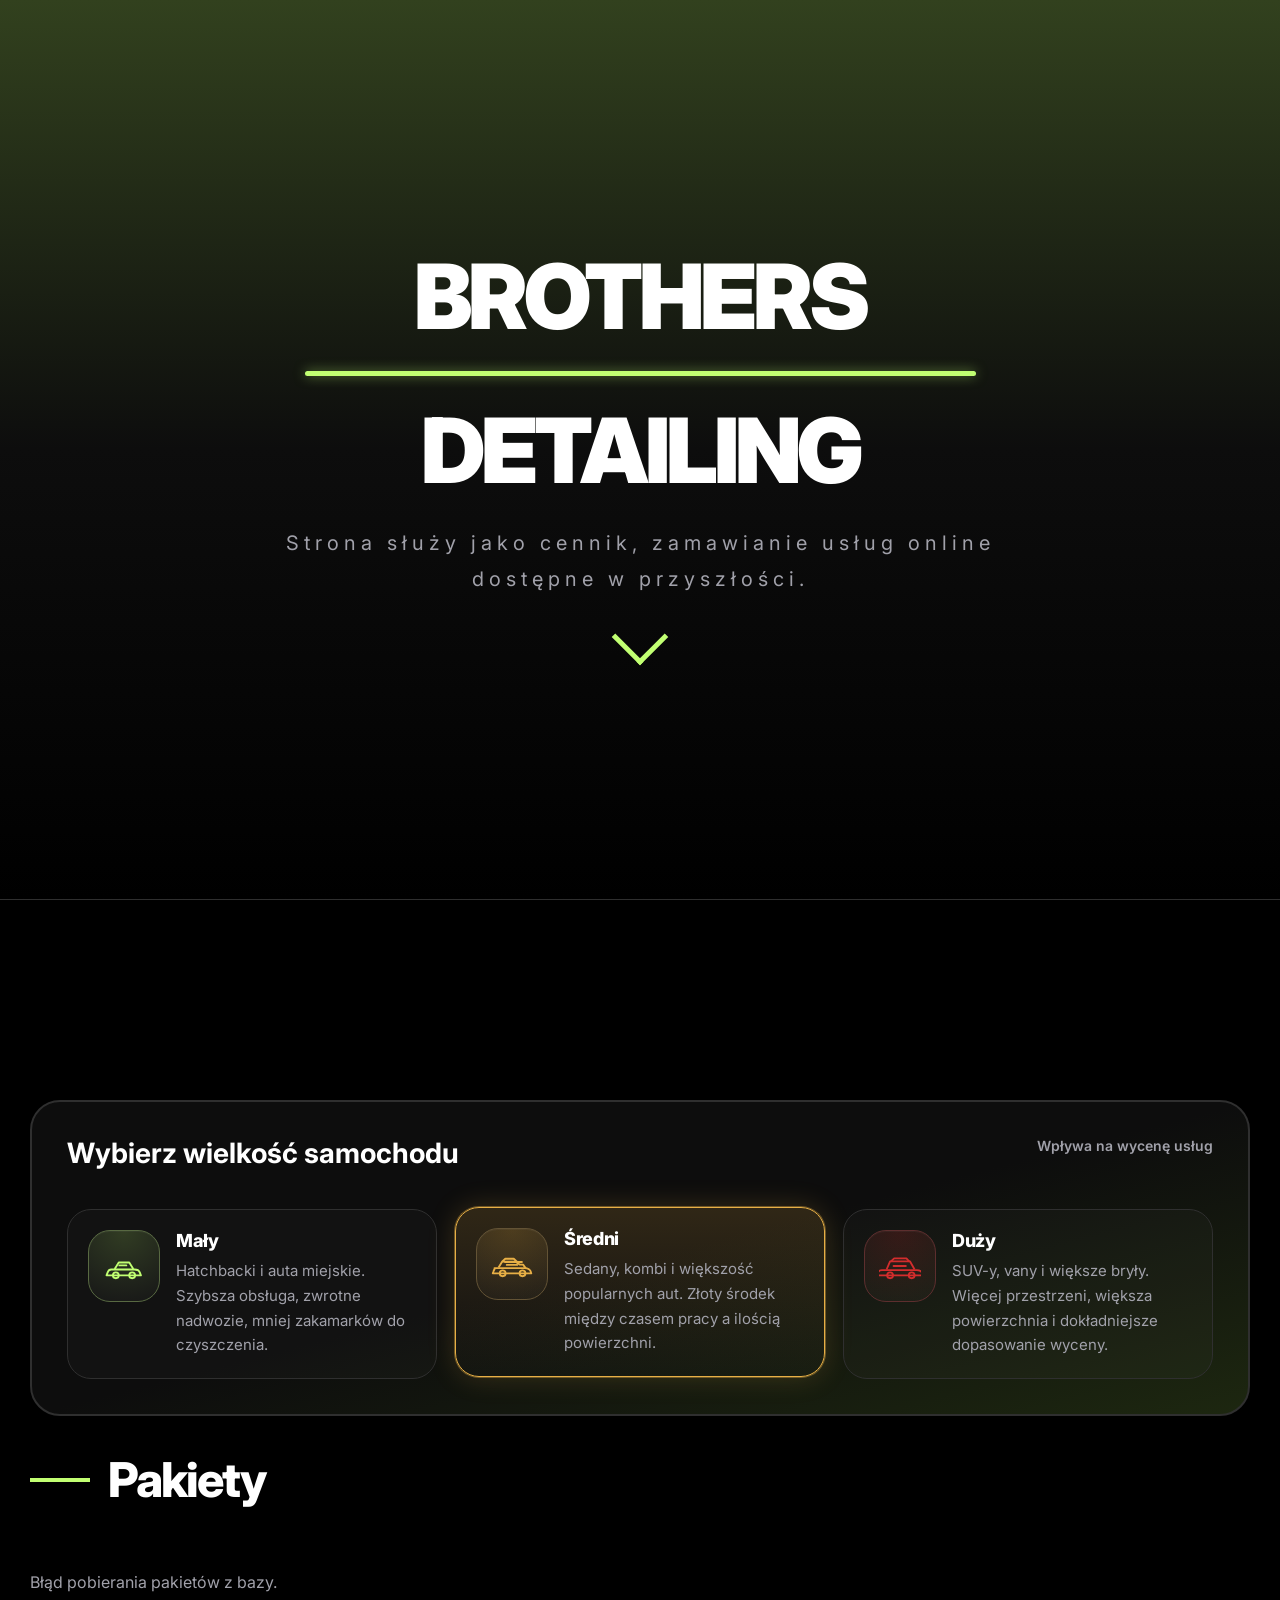
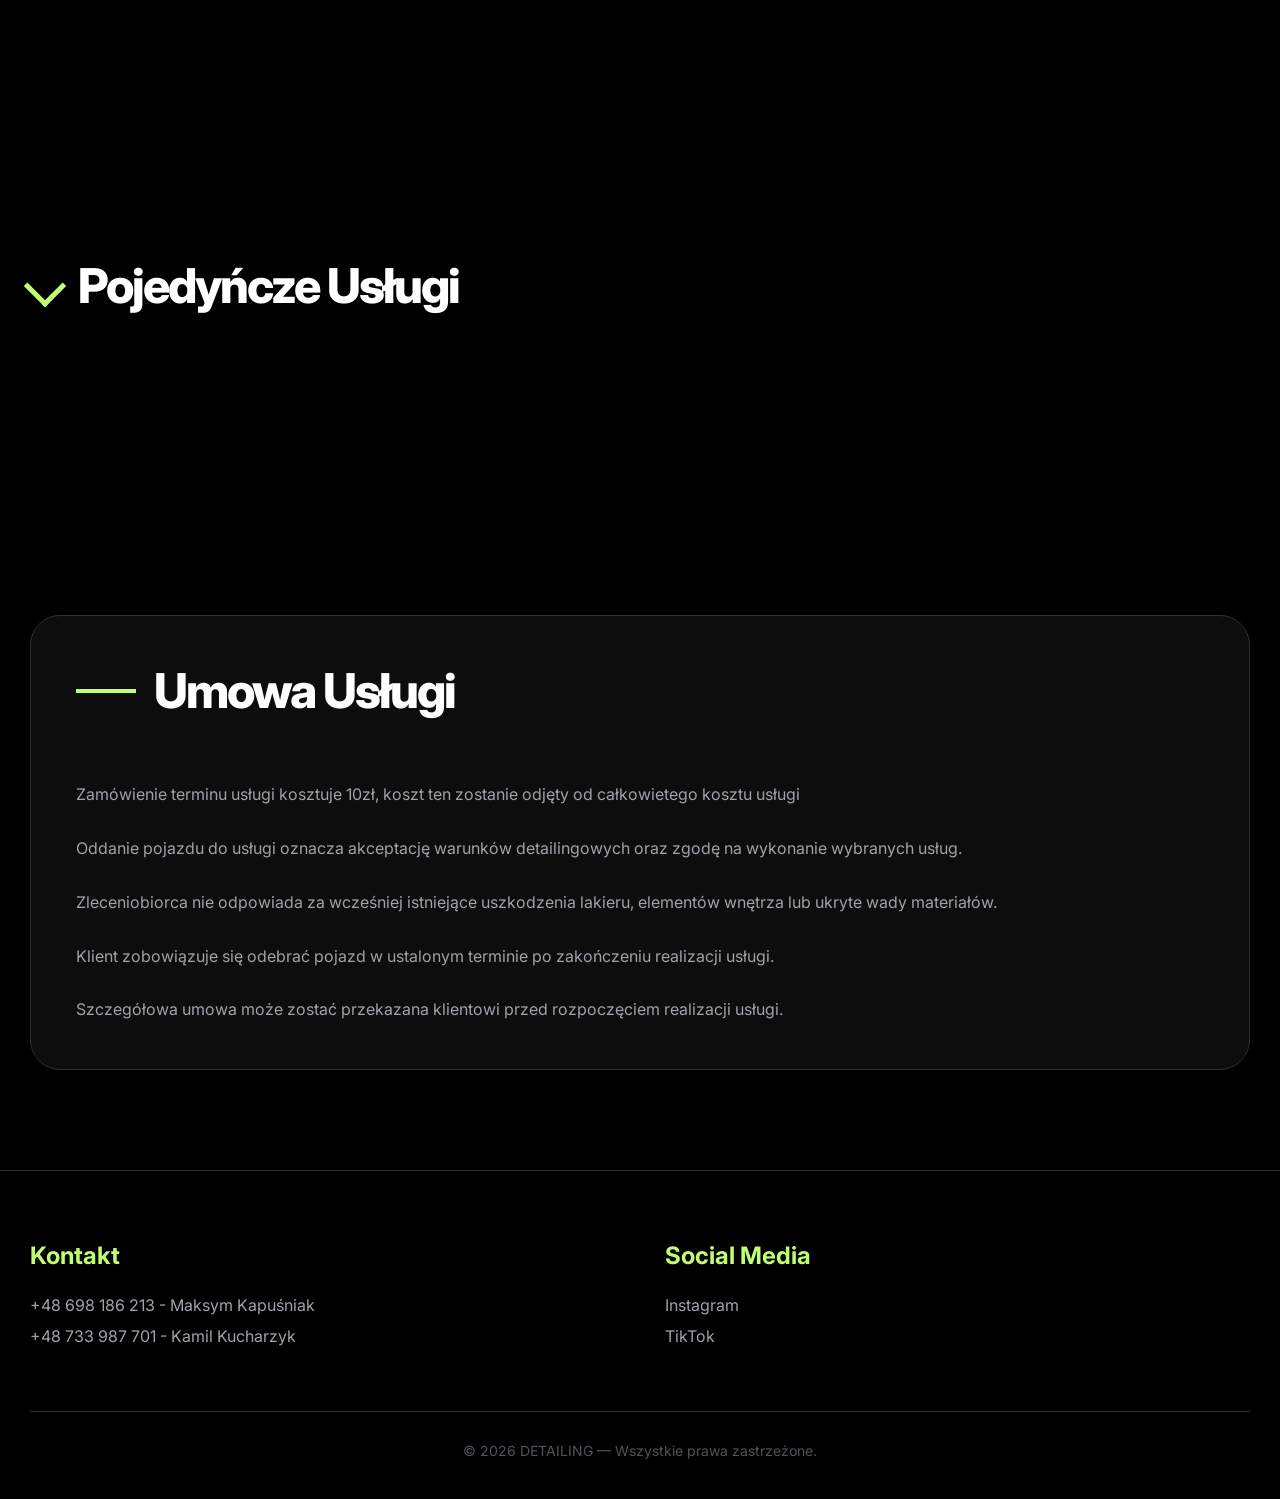
<file: index.html>
<!DOCTYPE html>
<html lang="pl">

<head>
  <meta charset="UTF-8" />
  <meta name="viewport" content="width=device-width, initial-scale=1.0" />

  <title>Brothers Detailing</title>

  <link rel="preconnect" href="https://fonts.googleapis.com">
  <link rel="preconnect" href="https://fonts.gstatic.com" crossorigin>
  <link href="https://fonts.googleapis.com/css2?family=Inter:wght@300;400;500;600;700;800;900&display=swap"
    rel="stylesheet">
  <link rel="stylesheet" href="style.css">
  <link rel="preconnect" href="https://fonts.googleapis.com">
  <link rel="preconnect" href="https://fonts.gstatic.com" crossorigin>
  <link rel="icon" type="png" href="Img/icon.png">

  <link href="https://fonts.googleapis.com/css2?family=Anton&display=swap" rel="stylesheet">

</head>

<body>

  <a href="#pakiety">
    <section class="hero">
      <div class="container">

        <h1>BROTHERS</h1>
        <div class="logo-line"></div>
        <h1 class="hero-detailing">DETAILING</h1>
        <p>
          Strona służy jako cennik, zamawianie usług online dostępne w przyszłości.
        </p><br>
        <p class="arrow"></p><!--z dedykacją dla ulu-->
      </div>
    </section>
  </a>

  <section>
    <div class="sidebar sidebar-floating" id="sidebar">
      <div class="card normal">
        <h3 class="sidebar-title">Podsumowanie</h3>

        <div class="text-muted" id="list"></div>

        <div class="total catd-top">
          Suma: <span class="price-normal"><span id="total">0</span>zł</span>
        </div><br>
        <button>Przenieś do Zamówienia</button>
        <button id="clear-cart" class="clear-btn">Wyczyść</button>
      </div>
    </div>

    <section id="pakiety"><!--Pakiety-->
      <div class="container">
        <div class="vehicle-size-panel card normal">
          <div class="card-top vehicle-size-panel__top">
            <div>
              <h3>Wybierz wielkość samochodu</h3>
            </div>
            <div class="vehicle-size-panel__hint">Wpływa na wycenę usług</div>
          </div>

          <div class="vehicle-size-grid" role="radiogroup" aria-label="Wielkość samochodu">
            <label class="vehicle-size-option vehicle-size-option--small">
              <input type="radio" name="carSize" value="small">
              <span class="vehicle-size-option__icon" aria-hidden="true">
                <svg viewBox="0 0 72 48" role="img" focusable="false">
                  <path d="M14 30h40c4.6 0 7.8 1.8 9 5l2 5H6l2-5c1.2-3.2 4.4-5 6-5Z" fill="none" stroke="currentColor"
                    stroke-width="3.2" stroke-linejoin="round" />
                  <path d="M20 29 27 18h18l7 11" fill="none" stroke="currentColor" stroke-width="3.2"
                    stroke-linejoin="round" />
                  <circle cx="22" cy="40" r="5" fill="none" stroke="currentColor" stroke-width="3.2" />
                  <circle cx="50" cy="40" r="5" fill="none" stroke="currentColor" stroke-width="3.2" />
                  <path d="M28 23h12" fill="none" stroke="currentColor" stroke-width="3.2" stroke-linecap="round" />
                </svg>
              </span>
              <span class="vehicle-size-option__content">
                <strong>Mały</strong>
                <span>Hatchbacki i auta miejskie. Szybsza obsługa, zwrotne nadwozie, mniej zakamarków do
                  czyszczenia.</span>
              </span>
            </label>

            <label class="vehicle-size-option vehicle-size-option--medium">
              <input type="radio" name="carSize" value="medium" checked>
              <span class="vehicle-size-option__icon" aria-hidden="true">
                <svg viewBox="0 0 72 48" role="img" focusable="false">
                  <path d="M6 31h52c4.8 0 8.4 1.9 10 5.8L69 40H3l1.2-3.2C5.4 32.9 7.6 31 6 31Z" fill="none"
                    stroke="currentColor" stroke-width="3.2" stroke-linejoin="round" />
                  <path d="M13 30 19 20h23l7 5h6l5 6.8" fill="none" stroke="currentColor" stroke-width="3.2"
                    stroke-linejoin="round" />
                  <path d="M19 20.2 24.5 15H39l5.4 5.2" fill="none" stroke="currentColor" stroke-width="3.2"
                    stroke-linejoin="round" />
                  <path d="M24 20.5h29" fill="none" stroke="currentColor" stroke-width="3.2" stroke-linecap="round" />
                  <path d="M27 25.5h18" fill="none" stroke="currentColor" stroke-width="3.2" stroke-linecap="round" />
                  <circle cx="20" cy="40" r="5" fill="none" stroke="currentColor" stroke-width="3.2" />
                  <circle cx="54" cy="40" r="5" fill="none" stroke="currentColor" stroke-width="3.2" />
                </svg>
              </span>
              <span class="vehicle-size-option__content">
                <strong>Średni</strong>
                <span>Sedany, kombi i większość popularnych aut. Złoty środek między czasem pracy a ilością
                  powierzchni.</span>
              </span>
            </label>

            <label class="vehicle-size-option vehicle-size-option--large">
              <input type="radio" name="carSize" value="large">
              <span class="vehicle-size-option__icon" aria-hidden="true">
                <svg viewBox="0 0 72 48" role="img" focusable="false">
                  <path d="M5 31h60c4.8 0 8.2 2 9.5 6L76 40H-4l1.5-3.5C-1.2 33 2.2 31 5 31Z" fill="none"
                    stroke="currentColor" stroke-width="3.2" stroke-linejoin="round" />
                  <path d="M13 30 19 16h34l8 14" fill="none" stroke="currentColor" stroke-width="3.2"
                    stroke-linejoin="round" />
                  <path d="M20 16.5 26 11h21l5 5.5" fill="none" stroke="currentColor" stroke-width="3.2"
                    stroke-linejoin="round" />
                  <path d="M25 24h21" fill="none" stroke="currentColor" stroke-width="3.2" stroke-linecap="round" />
                  <circle cx="19" cy="40" r="5" fill="none" stroke="currentColor" stroke-width="3.2" />
                  <circle cx="56" cy="40" r="5" fill="none" stroke="currentColor" stroke-width="3.2" />
                </svg>
              </span>
              <span class="vehicle-size-option__content">
                <strong>Duży</strong>
                <span>SUV-y, vany i większe bryły. Więcej przestrzeni, większa powierzchnia i dokładniejsze dopasowanie
                  wyceny.</span>
              </span>
            </label>
          </div>
        </div>

        <div class="section-title">
          <div class="line"></div>
          <h2>Pakiety</h2>
        </div>

        <div id="packages-root"></div>
      </div>
    </section>

    <section><!--Usługi-->
      <div class="container">
        <details class="services-collapse">
          <summary class="section-title services-collapse__summary">
            <div class="services-toggle-mark arrow" aria-hidden="true"></div>
            <h2>Pojedyńcze Usługi</h2>
          </summary>

          <div class="services-collapse__content">
            <p class="note">
              Ceny usług są zależne od wielkości samochodu: miejskie, standardowe, kombi, SUV oraz VAN. Dokładna wycena
              ustalana jest indywidualnie.
            </p>
            <div id="services-root"></div>
          </div>
        </details>
      </div>
    </section>
  </section>

  <section><!--Umowa-->
    <div class="container" id="umowa">
      <div class="contract">

        <div class="section-title">
          <div class="line"></div>
          <h2>Umowa Usługi</h2>
        </div>

        <div class="contract-content">
          <p>
            Zamówienie terminu usługi kosztuje 10zł, koszt ten zostanie odjęty od całkowietego kosztu usługi
          </p>

          <p>
            Oddanie pojazdu do usługi oznacza akceptację warunków detailingowych oraz zgodę na wykonanie wybranych
            usług.
          </p>

          <p>
            Zleceniobiorca nie odpowiada za wcześniej istniejące uszkodzenia lakieru, elementów wnętrza lub ukryte wady
            materiałów.
          </p>

          <p>
            Klient zobowiązuje się odebrać pojazd w ustalonym terminie po zakończeniu realizacji usługi.
          </p>

          <p>
            Szczegółowa umowa może zostać przekazana klientowi przed rozpoczęciem realizacji usługi.
          </p>
        </div>

      </div>
    </div>
  </section>

  <footer>
    <div class="container">

      <div class="footer-grid">

        <div>
          <h3>Kontakt</h3>

          <p>+48 698 186 213 - Maksym Kapuśniak</p>
          <p>+48 733 987 701 - Kamil Kucharzyk</p>
        </div>

        <div>
          <h3>Social Media</h3>

          <a href="https://www.instagram.com/br0thersdetailing/">Instagram</a><br>
          <a href="https://www.tiktok.com/@brothers_detailing_">TikTok</a>
        </div>

      </div>

      <div class="copyright">
        © 2026 DETAILING — Wszystkie prawa zastrzeżone.
      </div>

    </div>
  </footer>


  <script>
    function highlightCard(id) {
      const el = document.getElementById(id);
      if (!el) return;

      // scroll do elementu
      el.scrollIntoView({ behavior: "smooth", block: "center" });

      // reset efektu
      el.classList.remove("highlight");

      // odpalenie highlight OD RAZU po kliknięciu
      setTimeout(() => {
        el.classList.add("highlight");
      }, 500);

      // usunięcie efektu
      setTimeout(() => {
        el.classList.remove("highlight");
      }, 2000);
    }

    function highlightCard(id) {
      const el = document.getElementById(id);
      if (!el) return;

      el.scrollIntoView({
        behavior: "smooth",
        block: "center"
      });

      el.classList.remove("highlight");

      setTimeout(() => {
        el.classList.add("highlight");
      }, 300);

      setTimeout(() => {
        el.classList.remove("highlight");
      }, 2000);
    }

    const sidebar = document.getElementById("sidebar");
    const listEls = document.querySelectorAll("#list, #list-form");
    const totalEls = document.querySelectorAll("#total, #total-form");
    const timeTotalEls = document.querySelectorAll("#total-time, #total-time-form");
    const dzienSelect = document.getElementById("dzien");
    const carSizeOptions = document.querySelectorAll('input[name="carSize"]');
    const packagesRoot = document.getElementById("packages-root");
    const checkoutForm = document.querySelector("form.zamowienie");
    let isCheckoutVisible = false;
    let cachedServiceCategories = [];
    let cachedServices = [];
    let cachedPackages = [];
    let cachedPackageItems = [];
    const CAR_SIZE_DEFAULT = "medium";
    const CAR_SIZE_LABELS = {
      small: "Mały",
      medium: "Średni",
      large: "Duży"
    };

    function normalizeCarSize(value) {
      if (value === "small" || value === "medium" || value === "large") {
        return value;
      }

      return CAR_SIZE_DEFAULT;
    }

    function getSelectedCarSize() {
      const selected = document.querySelector('input[name="carSize"]:checked');
      const value = normalizeCarSize(selected?.value);

      return {
        value,
        label: CAR_SIZE_LABELS[value] || CAR_SIZE_LABELS.small
      };
    }

    function syncCarSizeSelection() {
      const selected = getSelectedCarSize();
      carSizeOptions.forEach((input) => {
        const option = input.closest(".vehicle-size-option");
        if (!option) return;
        option.classList.toggle("is-selected", input.value === selected.value && input.checked);
      });
    }

    function getSizedNumber(row, baseName, size) {
      const normalizedSize = normalizeCarSize(size);
      const sizedKey = `${baseName}_${normalizedSize}`;
      const fallbackKey = baseName;

      const sizedValue = row?.[sizedKey];
      if (sizedValue !== undefined && sizedValue !== null && sizedValue !== "") {
        const parsed = Number(sizedValue);
        return Number.isFinite(parsed) ? parsed : 0;
      }

      const fallbackValue = row?.[fallbackKey];
      if (fallbackValue !== undefined && fallbackValue !== null && fallbackValue !== "") {
        const parsed = Number(fallbackValue);
        return Number.isFinite(parsed) ? parsed : 0;
      }

      return 0;
    }

    function formatMoneyAmount(value) {
      const number = Number(value);
      const safeValue = Number.isFinite(number) ? number : 0;
      return `${safeValue.toLocaleString("pl-PL", {
        minimumFractionDigits: safeValue % 1 === 0 ? 0 : 2,
        maximumFractionDigits: 2
      })}zł`;
    }

    function createBookingId() {
      if (window.crypto?.randomUUID) {
        return window.crypto.randomUUID();
      }

      const bytes = new Uint8Array(16);
      window.crypto.getRandomValues(bytes);
      bytes[6] = (bytes[6] & 0x0f) | 0x40;
      bytes[8] = (bytes[8] & 0x3f) | 0x80;
      const hex = Array.from(bytes, (byte) => byte.toString(16).padStart(2, "0"));

      return [
        hex.slice(0, 4).join(""),
        hex.slice(4, 6).join(""),
        hex.slice(6, 8).join(""),
        hex.slice(8, 10).join(""),
        hex.slice(10, 16).join("")
      ].join("-");
    }

    async function createBookingRecord(payload) {
      const response = await fetch(`${SUPABASE_URL}/rest/v1/${BOOKINGS_TABLE}`, {
        method: "POST",
        headers: {
          apikey: SUPABASE_ANON_KEY,
          Authorization: `Bearer ${SUPABASE_ANON_KEY}`,
          "Content-Type": "application/json",
          Prefer: "return=minimal",
          Accept: "application/json"
        },
        body: JSON.stringify(payload)
      });

      const responseText = await response.text();

      if (!response.ok) {
        throw new Error(`Supabase bookings HTTP ${response.status}: ${responseText}`);
      }

      if (!payload?.id) {
        throw new Error("Brak identyfikatora rezerwacji po zapisie.");
      }

      if (!responseText.trim()) {
        return { id: payload.id };
      }

      const rows = JSON.parse(responseText);
      return Array.isArray(rows) ? rows[0] : rows;
    }

    async function fetchSupabaseJsonWithFallback(basePath, selectQueries, label, extraQuery = "") {
      let lastError = null;

      for (const selectQuery of selectQueries) {
        const response = await fetch(
          `${basePath}?select=${selectQuery}${extraQuery}`,
          {
            headers: {
              apikey: SUPABASE_ANON_KEY,
              Authorization: `Bearer ${SUPABASE_ANON_KEY}`,
              Accept: "application/json"
            }
          }
        );

        if (response.ok) {
          return response.json();
        }

        const details = await response.text();
        lastError = new Error(`${label} HTTP ${response.status}: ${details}`);
      }

      throw lastError || new Error(`Nie udało się pobrać danych: ${label}`);
    }

    function getServicePriceForSize(service, size) {
      return getSizedNumber(service, "price_amount", size);
    }

    function getServiceDurationForSize(service, size) {
      return getSizedNumber(service, "duration_minutes", size);
    }

    function getPackagePriceForSize(packageRow, size) {
      return getSizedNumber(packageRow, "total_price_amount", size);
    }

    function getPackageItemsForRow(packageRow, servicesById, servicesBySlug) {
      const sourceItems = Array.isArray(packageRow?.package_items) && packageRow.package_items.length
        ? packageRow.package_items
        : (cachedPackageItems || []).filter((item) => item?.package_id === packageRow?.id);

      const activeItems = sourceItems
        .map((item) => {
          const service =
            servicesById.get(item?.service_id) ||
            item?.service ||
            item?.services ||
            item?.service_details ||
            servicesBySlug.get(item?.service?.slug);

          if (!service?.is_active) return null;
          return { ...item, service };
        })
        .filter(Boolean)
        .sort((a, b) => (a.item_order ?? 0) - (b.item_order ?? 0));

      if (activeItems.length) {
        return activeItems;
      }

      return (PACKAGE_SERVICE_SLUGS[packageRow?.slug] || [])
        .map((slug, index) => {
          const service = servicesBySlug.get(slug);
          if (!service?.is_active) return null;
          return { item_order: index + 1, service };
        })
        .filter(Boolean);
    }

    function updatePricingForSelectedCarSize() {
      const { value: carSize } = getSelectedCarSize();
      const servicesById = new Map(
        cachedServices
          .filter((service) => service?.id)
          .map((service) => [service.id, service])
      );
      const servicesBySlug = new Map(
        cachedServices
          .filter((service) => service?.slug)
          .map((service) => [service.slug, service])
      );

      cachedServices.forEach((service) => {
        if (!service?.slug) return;

        const card = document.getElementById(service.slug);
        if (!card) return;

        const price = getServicePriceForSize(service, carSize);
        const duration = getServiceDurationForSize(service, carSize);
        const input = card.querySelector('input[data-price]');
        const priceEl = card.querySelector("[data-service-price]");
        const durationEl = card.querySelector("[data-service-duration]");

        if (input) {
          input.dataset.price = String(price);
          input.dataset.duration = String(duration);
        }

        if (priceEl) {
          priceEl.textContent = `${formatMoneyAmount(price)}`;
        }

        if (durationEl) {
          durationEl.textContent = duration > 0
            ? `Czas: ${formatDuration(duration)}`
            : "Czas ustalany indywidualnie";
        }
      });

      cachedPackages.forEach((packageRow) => {
        const packageId = String(packageRow?.slug || packageRow?.id || "");
        if (!packageId) return;

        const card = document.getElementById(packageId);
        if (!card) return;

        const price = getPackagePriceForSize(packageRow, carSize);
        const displayItems = getPackageItemsForRow(packageRow, servicesById, servicesBySlug);
        const computedDuration = displayItems.reduce(
          (sum, item) => sum + getServiceDurationForSize(item?.service, carSize),
          0
        );
        const duration = computedDuration || Number(packageRow?.total_duration_minutes ?? 0);
        const input = card.querySelector('input[data-price]');
        const priceEl = card.querySelector("[data-package-price]");
        const durationEl = card.querySelector("[data-package-duration]");

        if (input) {
          input.dataset.price = String(price);
          input.dataset.duration = String(duration);
        }

        if (priceEl) {
          priceEl.textContent = `${formatMoneyAmount(price)}`;
        }

        if (durationEl) {
          durationEl.textContent = `Czas: ${formatDuration(duration)}`;
        }
      });

      syncCarSizeSelection();
      update();
    }

    function selectWithFilter(basePath, selectQueries, label, extraQuery = "") {
      return fetchSupabaseJsonWithFallback(basePath, selectQueries, label, extraQuery);
    }

    carSizeOptions.forEach((input) => {
      input.addEventListener("change", () => {
        syncCarSizeSelection();
        updatePricingForSelectedCarSize();
      });
    });
    syncCarSizeSelection();

    function syncFloatingSidebarVisibility() {
      if (!sidebar) return;

      const hasItems = document.querySelectorAll('.card input[data-price]:checked').length > 0;
      const shouldShow = hasItems && !isCheckoutVisible;

      sidebar.classList.toggle("show", shouldShow);
      sidebar.classList.toggle("is-hidden", hasItems && isCheckoutVisible);
    }

    if (checkoutForm && "IntersectionObserver" in window) {
      const checkoutObserver = new IntersectionObserver(
        ([entry]) => {
          isCheckoutVisible = Boolean(entry?.isIntersecting);
          syncFloatingSidebarVisibility();
        },
        {
          threshold: 0.12
        }
      );

      checkoutObserver.observe(checkoutForm);
    }

    // Konfiguracja Supabase do pobierania dostępnych dni.
    // Jeśli Twoja tabela lub kolumny mają inne nazwy, zmień je tutaj.
    const SUPABASE_URL = "https://dvaeypdoxkldomgewvyf.supabase.co";
    const SUPABASE_ANON_KEY = "eyJhbGciOiJIUzI1NiIsInR5cCI6IkpXVCJ9.eyJpc3MiOiJzdXBhYmFzZSIsInJlZiI6ImR2YWV5cGRveGtsZG9tZ2V3dnlmIiwicm9sZSI6ImFub24iLCJpYXQiOjE3NzkzNzkyNzgsImV4cCI6MjA5NDk1NTI3OH0.sbquV3e3NVXly4faRTM0l3MN2DQWk5Z7xpw6ByOsSdk";
    const DAYS_TABLE = "workinghours";
    const DAY_VALUE_COLUMN = "date";
    const DAY_LABEL_COLUMN = "date";
    const START_TIME_COLUMN = "start_time";
    const END_TIME_COLUMN = "end_time";

    function setDayOptions(message) {
      if (!dzienSelect) return;

      dzienSelect.innerHTML = "";

      const option = document.createElement("option");
      option.value = "";
      option.textContent = message;
      dzienSelect.appendChild(option);
    }

    async function loadDaysFromSupabase() {
      if (!dzienSelect) return;

      if (!SUPABASE_ANON_KEY || SUPABASE_ANON_KEY.includes("WSTAW_TUTAJ")) {
        setDayOptions("Uzupełnij klucz Supabase");
        return;
      }

      setDayOptions("Wczytywanie...");

      try {
        const response = await fetch(
          `${SUPABASE_URL}/rest/v1/${DAYS_TABLE}?select=${DAY_VALUE_COLUMN},${DAY_LABEL_COLUMN}&order=${DAY_VALUE_COLUMN}.asc`,
          {
            headers: {
              apikey: SUPABASE_ANON_KEY,
              Authorization: `Bearer ${SUPABASE_ANON_KEY}`,
              Accept: "application/json"
            }
          }
        );

        if (!response.ok) {
          const details = await response.text();
          throw new Error(`Supabase HTTP ${response.status}: ${details}`);
        }

        const rows = await response.json();

        if (!Array.isArray(rows) || rows.length === 0) {
          setDayOptions("Brak rekordów lub brak dostępu");
          console.warn(
            "Supabase zwrócił pustą tablicę. Jeśli rekordy istnieją, sprawdź RLS i politykę SELECT dla tabeli workinghours."
          );
          return;
        }

        dzienSelect.innerHTML = "";

        const placeholder = document.createElement("option");
        placeholder.value = "";
        placeholder.textContent = "Wybierz dzień";
        placeholder.disabled = true;
        placeholder.selected = true;
        dzienSelect.appendChild(placeholder);

        rows.forEach((row) => {
          const value = row[DAY_VALUE_COLUMN] ?? row.value ?? row.nazwa ?? row.name ?? "";
          const label = row[DAY_LABEL_COLUMN] ?? row.nazwa ?? row.name ?? row.value ?? value;

          if (!value) return;

          const option = document.createElement("option");
          option.value = String(value);
          option.textContent = String(label);
          dzienSelect.appendChild(option);
        });

      } catch (error) {
        console.error("Nie udało się pobrać dni z Supabase:", error);
        setDayOptions("Błąd pobierania dni");
      }
    }

    const dzienInput = document.getElementById("dzien");
    const dayMonthEl = document.getElementById("day-month");
    const dayGridEl = document.getElementById("day-grid");
    const daySelectedEl = document.getElementById("day-selected");
    const dayPrevBtn = document.getElementById("day-prev");
    const dayNextBtn = document.getElementById("day-next");
    const servicesRoot = document.getElementById("services-root");
    const servicesCollapse = document.querySelector("details.services-collapse");

    function syncServicesToggleMark() {
      if (!servicesCollapse) return;

      const mark = servicesCollapse.querySelector(".services-toggle-mark");
      if (!mark) return;

      mark.classList.toggle("arrow", !servicesCollapse.open);
      mark.classList.toggle("line", servicesCollapse.open);
    }

    if (servicesCollapse) {
      servicesCollapse.addEventListener("toggle", syncServicesToggleMark);
      syncServicesToggleMark();
    }

    function syncCollapseToggleMark(collapse) {
      if (!collapse) return;

      const mark = collapse.querySelector(".services-toggle-mark");
      if (!mark) return;

      mark.classList.toggle("arrow", !collapse.open);
      mark.classList.toggle("line", collapse.open);
    }

    const SERVICE_CATEGORIES_TABLE = "service_categories";
    const SERVICES_TABLE = "services";
    const PACKAGES_TABLE = "packages";
    const PACKAGE_ITEMS_TABLE = "package_items";
    const BOOKINGS_TABLE = "bookings";
    const PACKAGE_SERVICE_SLUGS = {
      basic: ["odkurzanie-wnetrza", "czyszczenie-plastikow"],
      standard: ["mycie-zewnetrzne", "czyszczenie-plastikow", "odkurzanie-wnetrza"],
      "standard-premium": [
        "mycie-zewnetrzne-premium",
        "czyszczenie-plastikow-premium",
        "odkurzanie-wnetrza",
        "dressing-opon"
      ],
      pranie: ["pranie-dywanikow-premium", "pranie-wszystkie-fotele", "pranie-podlokietnikow"],
      "skora-premium": [
        "impregnacja-skory",
        "skora-czyszczenie-skory",
        "skora-tylna-kanapa",
        "skora-czyszczenie-podlokietnikow",
        "skora-czyszczenie-boczkow-drzwi"
      ],
      "full-pakiet": [
        "mycie-zewnetrzne-premium",
        "czyszczenie-plastikow-premium",
        "odkurzanie-wnetrza",
        "dressing-opon",
        "pranie-dywanikow-premium",
        "pranie-wszystkie-fotele",
        "pranie-podlokietnikow"
      ],
      "full-pakiet-skora": [
        "mycie-zewnetrzne-premium",
        "czyszczenie-plastikow-premium",
        "odkurzanie-wnetrza",
        "dressing-opon",
        "pranie-dywanikow-premium",
        "pranie-wszystkie-fotele",
        "pranie-podlokietnikow",
        "impregnacja-skory",
        "skora-czyszczenie-skory",
        "skora-tylna-kanapa",
        "skora-czyszczenie-podlokietnikow",
        "skora-czyszczenie-boczkow-drzwi"
      ]
    };

    const monthNamesPl = [
      "stycznia",
      "lutego",
      "marca",
      "kwietnia",
      "maja",
      "czerwca",
      "lipca",
      "sierpnia",
      "września",
      "października",
      "listopada",
      "grudnia"
    ];

    let allowedDays = new Set();
    let allowedDayList = [];
    let selectedDay = "";
    let visibleMonth = new Date();
    visibleMonth.setDate(1);
    visibleMonth.setHours(0, 0, 0, 0);

    function getServiceInputs() {
      return document.querySelectorAll('.card input[data-price]');
    }

    function getCardTitleHtml(card) {
      return card?.querySelector(".card-top h3")?.innerHTML || card?.querySelector("h3")?.innerHTML || "";
    }

    function toggleCardSelection(card) {
      if (!card) return;

      const input = card.querySelector('input[data-price]');
      if (!input) return;

      if (input.type === "radio") {
        const groupName = input.name;
        const wasChecked = input.checked;

        document.querySelectorAll(`input[type="radio"][name="${groupName}"]`).forEach((radio) => {
          radio.checked = false;
        });

        input.checked = !wasChecked;
      } else {
        input.checked = !input.checked;
      }

      update();
    }

    function toggleCardCollapse(button) {
      if (!button) return;

      const card = button.closest(".card");
      if (!card) return;

      const targetId = button.getAttribute("aria-controls");
      const collapse = targetId ? document.getElementById(targetId) : card.querySelector(".card-collapse");
      if (!collapse) return;

      const isOpen = !collapse.hasAttribute("hidden");
      if (isOpen) {
        collapse.setAttribute("hidden", "");
        button.setAttribute("aria-expanded", "false");
        button.textContent = "Opis";
      } else {
        collapse.removeAttribute("hidden");
        button.setAttribute("aria-expanded", "true");
        button.textContent = "Zwiń";
      }
    }

    function getServicePriceClass(service, category) {
      const classList = new Set([
        ...(Array.isArray(service?.css_classes) ? service.css_classes : [])
      ]);

      if (classList.has("dressing")) return "price-dressing";
      if (classList.has("premium")) return "price-premium";
      if (classList.has("pranie")) return "price-pranie";
      if (classList.has("skora")) return "price-skora";

      return "price-normal";
    }

    function getServiceCardClasses(service, category) {
      const classes = new Set([
        "card",
        ...(Array.isArray(service?.css_classes) ? service.css_classes : [])
      ]);

      return [...classes].filter(Boolean).join(" ");
    }

    function getPackagePriceClass(packageRow) {
      const classList = new Set([
        ...(Array.isArray(packageRow?.css_classes) ? packageRow.css_classes : [])
      ]);

      if (classList.has("full")) return "price-full";
      if (classList.has("premium")) return "price-premium";
      if (classList.has("pranie")) return "price-pranie";
      if (classList.has("skora")) return "price-skora";

      return "price-normal";
    }

    function getPackageCardClasses(packageRow) {
      const classes = new Set([
        "card",
        ...(Array.isArray(packageRow?.css_classes) ? packageRow.css_classes : [])
      ]);

      return [...classes].filter(Boolean).join(" ");
    }

    function getPackageItemDotClass(service) {
      const classList = new Set([
        ...(Array.isArray(service?.css_classes) ? service.css_classes : [])
      ]);

      if (classList.has("dressing")) return "dot-dressing";
      if (classList.has("skora")) return "dot-skora";
      if (classList.has("pranie")) return "dot-pranie";
      if (classList.has("premium")) return "dot-premium";

      return "dot";
    }

    function getAccentClass(source) {
      const classList = new Set([
        ...(Array.isArray(source?.css_classes) ? source.css_classes : [])
      ]);

      if (classList.has("dressing")) return "dressing";
      if (classList.has("full")) return "full";
      if (classList.has("premium")) return "premium";
      if (classList.has("pranie")) return "pranie";
      if (classList.has("skora")) return "skora";
      if (classList.has("normal")) return "normal";

      return "normal";
    }

    function getCardButtonClass(source) {
      return `add-to-cart add-to-cart--${getAccentClass(source)}`;
    }

    function getCardButtonHtml(isSelected = false) {
      return `
    <span class="add-to-cart__label">${isSelected ? "W koszyku" : "Dodaj do koszyka"}</span>
  `;
    }

    function formatDuration(minutes) {
      const totalMinutes = Number(minutes ?? 0);

      if (!Number.isFinite(totalMinutes) || totalMinutes <= 0) {
        return "0 min";
      }

      if (totalMinutes <= 60) {
        return `${totalMinutes} min`;
      }

      const hours = Math.floor(totalMinutes / 60);
      const mins = totalMinutes % 60;
      return `${hours}:${String(mins).padStart(2, "0")}`;
    }

    function renderPackages(packages, packageItems, services) {
      if (!packagesRoot) return;

      if (!Array.isArray(packages) || !Array.isArray(packageItems) || !Array.isArray(services)) {
        packagesRoot.innerHTML = '<div class="note">Nie udało się wczytać pakietów z bazy.</div>';
        return;
      }

      const selectedCarSize = getSelectedCarSize().value;

      const servicesById = new Map(
        services
          .filter((service) => service?.id)
          .map((service) => [service.id, service])
      );

      const servicesBySlug = new Map(
        services
          .filter((service) => service?.slug)
          .map((service) => [service.slug, service])
      );

      const cardsHtml = packages
        .slice()
        .sort((a, b) => (a.display_order ?? 0) - (b.display_order ?? 0))
        .map((packageRow) => {
          if (!packageRow?.is_active) return "";

          const displayItems = getPackageItemsForRow(packageRow, servicesById, servicesBySlug);

          const cardClasses = getPackageCardClasses(packageRow);
          const priceClass = getPackagePriceClass(packageRow);
          const buttonClass = getCardButtonClass(packageRow);
          const packageId = String(packageRow.slug || packageRow.id || "");
          const priceValue = getPackagePriceForSize(packageRow, selectedCarSize);
          const priceText = `${formatMoneyAmount(priceValue)}`;
          const computedDurationMinutes = displayItems.reduce(
            (sum, item) => sum + getServiceDurationForSize(item?.service, selectedCarSize),
            0
          );
          const totalDurationMinutes = computedDurationMinutes || Number(packageRow.total_duration_minutes ?? 0);
          const durationText = `Czas: ${formatDuration(totalDurationMinutes)}`;

          const itemsHtml = displayItems.length
            ? displayItems
              .map(({ service }) => {
                const serviceSlug = String(service.slug || "");
                const dotClass = getPackageItemDotClass(service);
                const labelHtml = service.name_html || "";
                const href = serviceSlug ? `#${serviceSlug}` : "#";
                const onclick = serviceSlug ? ` onclick=\"highlightCard('${serviceSlug}')\"` : "";

                return `
                <a href="${href}"${onclick}>
                  <li>
                    <div class="${dotClass}"></div>
                    ${labelHtml.includes("<span") || labelHtml.includes("<div")
                    ? `<div>${labelHtml}</div>`
                    : labelHtml}
                  </li>
                </a>
              `;
              })
              .join("")
            : `
          <li class="note note-reset">
            Brak aktywnych usług w tym pakiecie
          </li>
        `;

          return `
        <div class="${cardClasses}" id="${packageId}">
          <input type="radio" name="pakiet" value="${packageRow.slug || packageId}" hidden data-price="${priceValue}" data-duration="${totalDurationMinutes}">
          <div class="card-top">
            <h3>${packageRow.name_html || ""}</h3>
            <div class="${priceClass}" data-package-price>${priceText}</div>
          </div>
          <div class="card-top card-top--compact">
            <div class="package-duration" data-package-duration>${durationText}</div>
   <button type="button" class="card-collapse-toggle card-collapse-toggle--${getAccentClass(packageRow)}" data-toggle-collapse aria-expanded="false" aria-controls="collapse-${packageId}">Opis</button>
          </div>
          <div class="card-collapse" id="collapse-${packageId}" hidden>
            <p>${packageRow.description_html || ""}</p>
            <ul class="package-list">
              ${itemsHtml}
            </ul>
          </div>
  <button type="button" class="${buttonClass}" data-toggle-cart>${getCardButtonHtml(false)}</button>
        </div>
      `;
        })
        .filter(Boolean)
        .join("");

      packagesRoot.innerHTML = cardsHtml
        ? `<div class="grid">${cardsHtml}</div>`
        : '<div class="note">Brak aktywnych pakietów do wyświetlenia.</div>';
    }

    function renderServices(categories, services) {
      if (!servicesRoot) return;

      if (!Array.isArray(categories) || !Array.isArray(services)) {
        servicesRoot.innerHTML = '<div class="note">Nie udało się wczytać usług z bazy.</div>';
        return;
      }

      const servicesByCategory = new Map();

      services.forEach((service) => {
        if (!service?.category_id) return;

        if (!servicesByCategory.has(service.category_id)) {
          servicesByCategory.set(service.category_id, []);
        }

        servicesByCategory.get(service.category_id).push(service);
      });

      const html = categories
        .map((category) => {
          const categoryServices = (servicesByCategory.get(category.id) || []).sort(
            (a, b) => (a.display_order ?? 0) - (b.display_order ?? 0)
          );

          if (!categoryServices.length) return "";

          const selectedCarSize = getSelectedCarSize().value;

          const headerClass = Array.isArray(category.css_classes) && category.css_classes.length
            ? category.css_classes.join(" ")
            : "podpunkt-header";

          const cards = categoryServices
            .map((service) => {
              const cardClasses = getServiceCardClasses(service, category);
              const priceClass = getServicePriceClass(service, category);
              const buttonClass = getCardButtonClass(service);
              const id = String(service.slug || "");
              const durationMinutes = getServiceDurationForSize(service, selectedCarSize);
              const priceAmount = getServicePriceForSize(service, selectedCarSize);
              const durationText = durationMinutes > 0 ? `Czas: ${formatDuration(durationMinutes)}` : "Czas ustalany indywidualnie";
              const priceText = `${formatMoneyAmount(priceAmount)}`;

              return `
            <div class="${cardClasses}" id="${id}">
              <input type="checkbox" value="${id}" data-price="${priceAmount}" data-duration="${durationMinutes}" hidden>
              <div class="card-top">
                <h3>${service.name_html || ""}</h3>
                <div class="${priceClass}" data-service-price>${priceText}</div>
              </div>
              <div class="card-top card-top--compact">
                <div class="service-duration" data-service-duration>${durationText}</div>
              </div>
              <div class="card-collapse">
                <p>${service.description_html || ""}</p>
              </div>
   <button type="button" class="${buttonClass}" data-toggle-cart>${getCardButtonHtml(false)}</button>
            </div>
          `;
            })
            .join("");

          return `
        <details class="service-category-collapse">
          <summary class="podpunkt service-category-collapse__summary">
            <div class="services-toggle-mark arrow" aria-hidden="true"></div>
            <h3 class="${headerClass}">
              ${category.name_html || ""}
            </h3>
            <div class="podpunkt-linia"></div>
          </summary>
          <div class="service-category-collapse__content">
            <div class="grid">
              ${cards}
            </div>
          </div>
        </details>
      `;
        })
        .join("");

      servicesRoot.innerHTML = html || '<div class="note">Brak aktywnych kategorii i usług do wyświetlenia.</div>';
      servicesRoot.querySelectorAll(".service-category-collapse").forEach(syncCollapseToggleMark);
    }

    async function loadServicesFromSupabase() {
      if (!servicesRoot && !packagesRoot) return;

      if (!SUPABASE_ANON_KEY || SUPABASE_ANON_KEY.includes("WSTAW_TUTAJ")) {
        if (servicesRoot) servicesRoot.innerHTML = '<div class="note">Uzupełnij klucz Supabase</div>';
        if (packagesRoot) packagesRoot.innerHTML = '<div class="note">Uzupełnij klucz Supabase</div>';
        return;
      }

      if (servicesRoot) servicesRoot.innerHTML = '<div class="note">Wczytywanie usług...</div>';
      if (packagesRoot) packagesRoot.innerHTML = '<div class="note">Wczytywanie pakietów...</div>';

      try {
        const [categories, services, packages, packageItems] = await Promise.all([
          fetchSupabaseJsonWithFallback(
            `${SUPABASE_URL}/rest/v1/${SERVICE_CATEGORIES_TABLE}`,
            ["id,slug,name_html,display_order,css_classes"],
            "Supabase categories",
            "&is_active=eq.true&order=display_order.asc"
          ),
          fetchSupabaseJsonWithFallback(
            `${SUPABASE_URL}/rest/v1/${SERVICES_TABLE}`,
            [
              "id,category_id,slug,name_html,description_html,price_amount_small,price_amount_medium,price_amount_large,duration_minutes_small,duration_minutes_medium,duration_minutes_large,display_order,css_classes",
              "id,category_id,slug,name_html,description_html,display_order,css_classes"
            ],
            "Supabase services",
            "&is_active=eq.true&order=display_order.asc"
          ),
          fetchSupabaseJsonWithFallback(
            `${SUPABASE_URL}/rest/v1/${PACKAGES_TABLE}`,
            [
              "id,slug,name_html,description_html,display_order,css_classes,total_price_amount_small,total_price_amount_medium,total_price_amount_large,is_active,package_items(item_order,service:services(id,slug,name_html,css_classes,is_active,price_amount_small,price_amount_medium,price_amount_large,duration_minutes_small,duration_minutes_medium,duration_minutes_large))",
              "id,slug,name_html,description_html,display_order,css_classes,is_active,package_items(item_order,service:services(id,slug,name_html,css_classes,is_active))"
            ],
            "Supabase packages",
            "&is_active=eq.true&order=display_order.asc"
          ),
          fetchSupabaseJsonWithFallback(
            `${SUPABASE_URL}/rest/v1/${PACKAGE_ITEMS_TABLE}`,
            ["package_id,service_id,item_order"],
            "Supabase package items",
            "&order=package_id.asc,item_order.asc"
          )
        ]);

        cachedServiceCategories = Array.isArray(categories) ? categories : [];
        cachedServices = Array.isArray(services) ? services : [];
        cachedPackages = Array.isArray(packages) ? packages : [];
        cachedPackageItems = Array.isArray(packageItems) ? packageItems : [];

        renderServices(
          cachedServiceCategories,
          cachedServices
        );

        renderPackages(
          cachedPackages,
          cachedPackageItems,
          cachedServices
        );

        updatePricingForSelectedCarSize();
      } catch (error) {
        console.error("Nie udało się pobrać usług z Supabase:", error);
        if (servicesRoot) servicesRoot.innerHTML = '<div class="note">Błąd pobierania usług z bazy.</div>';
        if (packagesRoot) packagesRoot.innerHTML = '<div class="note">Błąd pobierania pakietów z bazy.</div>';
      }
    }

    function toDateKey(date) {
      const year = date.getFullYear();
      const month = String(date.getMonth() + 1).padStart(2, "0");
      const day = String(date.getDate()).padStart(2, "0");
      return `${year}-${month}-${day}`;
    }

    function parseDateKey(value) {
      const [year, month, day] = value.split("-").map(Number);
      return new Date(year, month - 1, day);
    }

    function startOfMonth(date) {
      return new Date(date.getFullYear(), date.getMonth(), 1);
    }

    function sameMonth(a, b) {
      return a.getFullYear() === b.getFullYear() && a.getMonth() === b.getMonth();
    }

    function updateSelectedDay(value) {
      selectedDay = value;

      if (dzienInput) {
        dzienInput.value = value;
      }

      if (daySelectedEl) {
        daySelectedEl.textContent = value ? `Wybrano: ${value}` : "Wybierz dzień z kalendarza";
      }
    }

    function renderCalendar() {
      if (!dayMonthEl || !dayGridEl) return;

      if (!allowedDayList.length) {
        dayMonthEl.textContent = "Brak dostępnych dni";
        dayGridEl.innerHTML = '<div class="day-picker__empty">Brak rekordów lub brak dostępu.</div>';
        if (dayPrevBtn) dayPrevBtn.disabled = true;
        if (dayNextBtn) dayNextBtn.disabled = true;
        updateSelectedDay("");
        return;
      }

      const minMonth = startOfMonth(parseDateKey(allowedDayList[0]));
      const maxMonth = startOfMonth(parseDateKey(allowedDayList[allowedDayList.length - 1]));

      if (visibleMonth < minMonth) visibleMonth = new Date(minMonth);
      if (visibleMonth > maxMonth) visibleMonth = new Date(maxMonth);

      dayMonthEl.textContent = `${monthNamesPl[visibleMonth.getMonth()]} ${visibleMonth.getFullYear()}`;

      if (dayPrevBtn) dayPrevBtn.disabled = sameMonth(visibleMonth, minMonth);
      if (dayNextBtn) dayNextBtn.disabled = sameMonth(visibleMonth, maxMonth);

      const firstDay = new Date(visibleMonth.getFullYear(), visibleMonth.getMonth(), 1);
      const daysInMonth = new Date(visibleMonth.getFullYear(), visibleMonth.getMonth() + 1, 0).getDate();
      const offset = (firstDay.getDay() + 6) % 7;
      const cells = [];

      for (let i = 0; i < offset; i += 1) {
        cells.push('<div class="day-picker__cell day-picker__cell--empty"></div>');
      }

      for (let day = 1; day <= daysInMonth; day += 1) {
        const date = new Date(visibleMonth.getFullYear(), visibleMonth.getMonth(), day);
        const key = toDateKey(date);
        const isAllowed = allowedDays.has(key);
        const isSelected = key === selectedDay;

        if (isAllowed) {
          cells.push(
            `<button type="button" class="day-picker__day${isSelected ? " is-selected" : ""}" data-date="${key}" aria-pressed="${isSelected}">${day}</button>`
          );
        } else {
          cells.push(
            `<button type="button" class="day-picker__day is-disabled" disabled aria-disabled="true">${day}</button>`
          );
        }
      }

      dayGridEl.innerHTML = cells.join("");

      dayGridEl.querySelectorAll("[data-date]").forEach((button) => {
        button.addEventListener("click", () => {
          updateSelectedDay(button.dataset.date);
          renderCalendar();
        });
      });
    }

    function moveMonth(step) {
      visibleMonth = new Date(visibleMonth.getFullYear(), visibleMonth.getMonth() + step, 1);
      renderCalendar();
    }

    if (dayPrevBtn) {
      dayPrevBtn.addEventListener("click", () => moveMonth(-1));
    }

    if (dayNextBtn) {
      dayNextBtn.addEventListener("click", () => moveMonth(1));
    }

    async function loadDaysFromSupabase() {
      if (!dzienInput || !dayMonthEl || !dayGridEl) return;

      if (!SUPABASE_ANON_KEY || SUPABASE_ANON_KEY.includes("WSTAW_TUTAJ")) {
        dayMonthEl.textContent = "Uzupełnij klucz Supabase";
        return;
      }

      dayMonthEl.textContent = "Wczytywanie...";
      dayGridEl.innerHTML = "";

      try {
        const response = await fetch(
          `${SUPABASE_URL}/rest/v1/${DAYS_TABLE}?select=${DAY_VALUE_COLUMN}&order=${DAY_VALUE_COLUMN}.asc`,
          {
            headers: {
              apikey: SUPABASE_ANON_KEY,
              Authorization: `Bearer ${SUPABASE_ANON_KEY}`,
              Accept: "application/json"
            }
          }
        );

        if (!response.ok) {
          const details = await response.text();
          throw new Error(`Supabase HTTP ${response.status}: ${details}`);
        }

        const rows = await response.json();

        const dates = Array.isArray(rows)
          ? rows
            .map((row) => String(row?.[DAY_VALUE_COLUMN] ?? row?.date ?? "").trim())
            .filter(Boolean)
          : [];

        allowedDayList = dates;
        allowedDays = new Set(dates);

        if (!allowedDayList.length) {
          dayMonthEl.textContent = "Brak dostępnych dni";
          dayGridEl.innerHTML = '<div class="day-picker__empty">Tabela nie zwróciła żadnych dat.</div>';
          updateSelectedDay("");
          return;
        }

        const todayKey = toDateKey(new Date());
        const initialKey = allowedDays.has(todayKey) ? todayKey : allowedDayList[0];
        visibleMonth = startOfMonth(parseDateKey(initialKey));
        updateSelectedDay(allowedDays.has(todayKey) ? todayKey : "");
        renderCalendar();
      } catch (error) {
        console.error("Nie udało się pobrać dni z Supabase:", error);
        dayMonthEl.textContent = "Błąd pobierania dni";
        dayGridEl.innerHTML = '<div class="day-picker__empty">Nie udało się pobrać danych z bazy.</div>';
      }
    }

    const godzinaInput = document.getElementById("godzina");
    const timeSelectedEl = document.getElementById("time-selected");

    let availabilityByDate = new Map();
    let allowedTimesForSelectedDay = [];
    let selectedTime = "";

    function formatTime(value) {
      return String(value || "").slice(0, 5);
    }

    function timeToMinutes(value) {
      const [hours, minutes] = String(value || "0:0").slice(0, 5).split(":").map(Number);
      return (hours * 60) + minutes;
    }

    function minutesToTime(totalMinutes) {
      const hours = Math.floor(totalMinutes / 60);
      const minutes = totalMinutes % 60;
      return `${String(hours).padStart(2, "0")}:${String(minutes).padStart(2, "0")}`;
    }

    function roundUpToStep(minutes, step) {
      return Math.ceil(minutes / step) * step;
    }

    function setTimeSelection(value, label) {
      selectedTime = value;

      if (godzinaInput) {
        godzinaInput.value = value;
      }

      if (timeSelectedEl) {
        timeSelectedEl.textContent = label ? `Wybrano godzinę: ${label}` : "Nie wybrano godziny";
      }
    }

    function updateTimePickerBounds() {
      if (!godzinaInput) return;

      if (!selectedDay) {
        godzinaInput.disabled = true;
        godzinaInput.value = "";
        selectedTime = "";
        godzinaInput.innerHTML = '<option value="">Wybierz dzień z kalendarza</option>';
        if (timeSelectedEl) timeSelectedEl.textContent = "Wybierz dzień z kalendarza, aby zobaczyć dostępne godziny";
        return;
      }

      const slots = availabilityByDate.get(selectedDay) || [];

      if (!slots.length) {
        godzinaInput.disabled = true;
        godzinaInput.value = "";
        selectedTime = "";
        godzinaInput.innerHTML = '<option value="">Brak godzin dla wybranego dnia</option>';
        if (timeSelectedEl) timeSelectedEl.textContent = "Brak godzin dla wybranego dnia";
        allowedTimesForSelectedDay = [];
        return;
      }

      const slotDuration = 30;
      const timeOptions = [];

      slots.forEach((slot) => {
        const startMinutes = timeToMinutes(slot.start_time);
        const endMinutes = timeToMinutes(slot.end_time);

        if (Number.isNaN(startMinutes) || Number.isNaN(endMinutes) || endMinutes <= startMinutes) {
          return;
        }

        const firstStart = roundUpToStep(startMinutes, slotDuration);
        const lastStart = endMinutes - slotDuration;

        for (let minutes = firstStart; minutes <= lastStart; minutes += slotDuration) {
          timeOptions.push(minutesToTime(minutes));
        }
      });

      allowedTimesForSelectedDay = [...new Set(timeOptions)];

      if (!allowedTimesForSelectedDay.length) {
        godzinaInput.disabled = true;
        godzinaInput.value = "";
        selectedTime = "";
        godzinaInput.innerHTML = '<option value="">Brak półgodzinnych slotów w wybranym dniu</option>';
        if (timeSelectedEl) timeSelectedEl.textContent = "Brak półgodzinnych slotów w wybranym dniu";
        return;
      }

      godzinaInput.disabled = false;
      godzinaInput.innerHTML = [
        '<option value="">Wybierz godzinę</option>',
        ...allowedTimesForSelectedDay.map((time) => `<option value="${time}">${time}</option>`)
      ].join("");

      const currentValue = godzinaInput.value;
      if (currentValue && !allowedTimesForSelectedDay.includes(currentValue)) {
        godzinaInput.value = "";
        setTimeSelection("", "");
      }

      if (!godzinaInput.value) {
        if (timeSelectedEl) timeSelectedEl.textContent = "Wybierz dostępny start co 30 minut";
      } else {
        setTimeSelection(godzinaInput.value, godzinaInput.value);
      }
    }

    if (godzinaInput) {
      godzinaInput.addEventListener("change", () => {
        const value = godzinaInput.value;

        if (!value || !allowedTimesForSelectedDay.includes(value)) {
          setTimeSelection("", "");
          if (timeSelectedEl) {
            timeSelectedEl.textContent = "Wybierz dostępny start co 30 minut";
          }
          return;
        }

        setTimeSelection(value, value);
      });
    }

    function updateSelectedDay(value) {
      selectedDay = value;

      if (dzienInput) {
        dzienInput.value = value;
      }

      if (daySelectedEl) {
        daySelectedEl.textContent = value ? `Wybrano: ${value}` : "Wybierz dzień z kalendarza";
      }

      setTimeSelection("", "");
      updateTimePickerBounds();
    }

    async function loadDaysFromSupabase() {
      if (!dzienInput || !dayMonthEl || !dayGridEl) return;

      if (!SUPABASE_ANON_KEY || SUPABASE_ANON_KEY.includes("WSTAW_TUTAJ")) {
        dayMonthEl.textContent = "Uzupełnij klucz Supabase";
        return;
      }

      const todayKey = toDateKey(new Date());
      dayMonthEl.textContent = "Wczytywanie...";
      dayGridEl.innerHTML = "";

      if (timeSelectedEl) {
        timeSelectedEl.textContent = "Wczytywanie godzin...";
      }

      try {
        const response = await fetch(
          `${SUPABASE_URL}/rest/v1/${DAYS_TABLE}?select=${DAY_VALUE_COLUMN},${START_TIME_COLUMN},${END_TIME_COLUMN}&${DAY_VALUE_COLUMN}=gte.${todayKey}&order=${DAY_VALUE_COLUMN}.asc&order=${START_TIME_COLUMN}.asc`,
          {
            headers: {
              apikey: SUPABASE_ANON_KEY,
              Authorization: `Bearer ${SUPABASE_ANON_KEY}`,
              Accept: "application/json"
            }
          }
        );

        if (!response.ok) {
          const details = await response.text();
          throw new Error(`Supabase HTTP ${response.status}: ${details}`);
        }

        const rows = await response.json();

        const normalizedRows = Array.isArray(rows)
          ? rows
            .map((row) => ({
              date: String(row?.[DAY_VALUE_COLUMN] ?? row?.date ?? "").trim(),
              start_time: String(row?.[START_TIME_COLUMN] ?? row?.start_time ?? "").trim(),
              end_time: String(row?.[END_TIME_COLUMN] ?? row?.end_time ?? "").trim()
            }))
            .filter((row) => row.date)
          : [];

        if (!normalizedRows.length) {
          allowedDays = new Set();
          allowedDayList = [];
          availabilityByDate = new Map();
          dayMonthEl.textContent = "Brak dostępnych dni";
          dayGridEl.innerHTML = '<div class="day-picker__empty">Tabela nie zwróciła żadnych przyszłych dat.</div>';
          if (timeSelectedEl) timeSelectedEl.textContent = "Brak godzin do wyświetlenia.";
          updateSelectedDay("");
          return;
        }

        availabilityByDate = new Map();
        normalizedRows.forEach((row) => {
          if (!availabilityByDate.has(row.date)) {
            availabilityByDate.set(row.date, []);
          }

          if (row.start_time && row.end_time) {
            availabilityByDate.get(row.date).push(row);
          }
        });

        allowedDayList = [...new Set(normalizedRows.map((row) => row.date))].sort();
        allowedDays = new Set(allowedDayList);

        const initialKey = allowedDayList[0];
        visibleMonth = startOfMonth(parseDateKey(initialKey));
        updateSelectedDay(initialKey);
        renderCalendar();
      } catch (error) {
        console.error("Nie udało się pobrać dni z Supabase:", error);
        dayMonthEl.textContent = "Błąd pobierania dni";
        dayGridEl.innerHTML = '<div class="day-picker__empty">Nie udało się pobrać danych z bazy.</div>';
        if (timeSelectedEl) timeSelectedEl.textContent = "Nie udało się pobrać godzin.";
      }
    }

    // aktualizacja koszyka
    function update() {
      let total = 0;
      let totalMinutes = 0;
      let items = [];

      // reset zaznaczeń kart
      document.querySelectorAll(".card").forEach(card => {
        card.classList.remove("selected");
      });

      getServiceInputs().forEach(input => {
        const card = input.closest(".card");
        const price = Number(input.dataset.price) || 0;
        const duration = Number(input.dataset.duration) || 0;

        if (!card) return;
        const itemName = getCardTitleHtml(card) || input.value;
        const toggleButton = card.querySelector("[data-toggle-cart]");
        const isSelected = input.checked;

        // RADIO (pakiety)
        if (input.type === "radio" && input.checked) {
          total += price;
          totalMinutes += duration;

          items.push({
            name: itemName,
            price,
            value: input.value,
            type: input.type
          });

          card.classList.add("selected");
        }

        // CHECKBOX (usługi)
        if (input.type === "checkbox" && input.checked) {
          total += price;
          totalMinutes += duration;

          items.push({
            name: itemName,
            price,
            value: input.value,
            type: input.type
          });

          card.classList.add("selected");
        }

        if (toggleButton) {
          toggleButton.innerHTML = getCardButtonHtml(isSelected);
          toggleButton.classList.toggle("is-selected", isSelected);
          toggleButton.setAttribute("aria-pressed", String(isSelected));
        }
      });

      // 🔥 aktualizacja wszystkich totali
      totalEls.forEach(el => {
        el.textContent = total;
      });

      timeTotalEls.forEach(el => {
        el.textContent = formatDuration(totalMinutes);
      });

      // 🔥 aktualizacja wszystkich list
      const listHtml = items.map((item) => `
    <div class="item" data-cart-value="${item.value}" data-cart-type="${item.type}">
      <div class="item-main">
        <span>${item.name}</span>
        <span>${item.price}zł</span>
      </div>
      <button type="button" class="item-remove" data-remove-cart-item aria-label="Usuń z koszyka">Usuń</button>
    </div>
  `).join("");

      listEls.forEach(el => {
        el.innerHTML = listHtml;
      });

      // pokaz / ukryj sidebar
      syncFloatingSidebarVisibility();
    }

    // nasłuchiwanie zmian
    document.addEventListener("change", (event) => {
      if (event.target.matches('.card input[data-price]')) {
        update();
      }
    });

    document.addEventListener("toggle", (event) => {
      if (event.target.matches(".service-category-collapse")) {
        syncCollapseToggleMark(event.target);
      }
    }, true);

    document.addEventListener("click", (event) => {
      const collapseButton = event.target.closest("[data-toggle-collapse]");
      if (collapseButton) {
        event.preventDefault();
        event.stopPropagation();
        toggleCardCollapse(collapseButton);
        return;
      }

      const removeButton = event.target.closest("[data-remove-cart-item]");
      if (removeButton) {
        const cartItem = removeButton.closest(".item");
        const value = cartItem?.dataset.cartValue;
        const type = cartItem?.dataset.cartType;
        const input = [...document.querySelectorAll('.card input[data-price]')].find((candidate) => (
          candidate.type === type &&
          candidate.value === value &&
          candidate.checked
        ));

        if (input) {
          input.checked = false;
          update();
        }
        return;
      }

      const button = event.target.closest("[data-toggle-cart]");
      if (!button) return;

      event.preventDefault();
      event.stopPropagation();

      const card = button.closest(".card");
      toggleCardSelection(card);
    });

    // przycisk -> scroll do formularza
    const sidebarBtn = sidebar.querySelector("button");

    sidebarBtn.addEventListener("click", () => {
      document.querySelector("form").scrollIntoView({
        behavior: "smooth"
      });
    });

    // czyszczenie koszyka
    document.getElementById("clear-cart").addEventListener("click", () => {
      getServiceInputs().forEach(input => {
        input.checked = false;
      });

      update();
    });

    // start
    loadServicesFromSupabase();
    loadDaysFromSupabase();

    async function goPay(event) {
      event.preventDefault();

      const firstName = document.getElementById("firstName");
      const lastName = document.getElementById("lastName");
      const phone = document.getElementById("phone");
      const email = document.getElementById("email");
      const carModel = document.getElementById("carModel");
      const dayValue = document.getElementById("dzien");
      const timeValue = document.getElementById("godzina");

      // WYBRANE USŁUGI
      const checkedCartItems = document.querySelectorAll('.card input[data-price]:checked');

      // CHECKBOX UMOWY
      const agreement = document.querySelector(
        '.zapoznanie input[type="checkbox"]'
      );

      // Czyści stare błędy
      document.querySelectorAll(".error").forEach(el => el.remove());

      let valid = true;

      function showError(input, message) {
        const error = document.createElement("div");

        error.className = "error";

        error.innerText = message;

        input.parentElement.appendChild(error);

        valid = false;
      }

      // Imię
      if (firstName.value.trim().length < 2) {
        showError(firstName, "Wpisz poprawne imię");
      }

      // Nazwisko
      if (lastName.value.trim().length < 2) {
        showError(lastName, "Wpisz poprawne nazwisko");
      }

      // Telefon
      const phoneRegex = /^[0-9]{9}$/;

      if (!phoneRegex.test(phone.value.trim())) {
        showError(phone, "Numer musi mieć 9 cyfr");
      }

      // Email
      const emailRegex = /^[^\s@]+@[^\s@]+\.[^\s@]+$/;

      if (!emailRegex.test(email.value.trim())) {
        showError(email, "Wpisz poprawny e-mail");
      }

      // Model auta
      if (carModel.value.trim().length < 2) {
        showError(carModel, "Wpisz model samochodu");
      }

      // DZIEŃ
      if (!dayValue.value || !allowedDays.has(dayValue.value)) {
        showError(daySelectedEl, "Wybierz dostępny dzień z kalendarza");
      }

      // GODZINA
      if (!timeValue.value || !selectedTime) {
        showError(timeSelectedEl, "Wybierz dostępną godzinę");
      }

      // CZY WYBRANO USŁUGĘ
      if (checkedCartItems.length === 0) {

        const error = document.createElement("div");

        error.className = "error";

        error.innerText = "Wybierz przynajmniej jedn� us�ug� lub pakiet";

        document.getElementById("list").appendChild(error);

        valid = false;
      }

      // CZY ZAAKCEPTOWANO UMOWĘ
      if (!agreement.checked) {

        const error = document.createElement("div");

        error.className = "error";

        error.innerText = "Musisz zaakceptować umowę";

        agreement.parentElement.appendChild(error);

        valid = false;
      }

      // GOTOWE
      if (valid) {
        const carSize = getSelectedCarSize();
        const selectedItems = Array.from(checkedCartItems).map((input) => {
          const card = input.closest(".card");
          return {
            name: getCardTitleHtml(card) || input.value,
            value: input.value,
            type: input.type,
            price: Number(input.dataset.price) || 0,
            duration: Number(input.dataset.duration) || 0
          };
        });

        const totalAmount = selectedItems.reduce((sum, item) => sum + Number(item.price || 0), 0);
        const totalDurationMinutes = selectedItems.reduce((sum, item) => sum + Number(item.duration || 0), 0);
        const bookingId = createBookingId();
        const bookingPayload = {
          id: bookingId,
          first_name: firstName.value.trim(),
          last_name: lastName.value.trim(),
          phone: phone.value.trim(),
          email: email.value.trim(),
          car_model: carModel.value.trim(),
          car_size: carSize.value,
          booking_date: dayValue.value,
          booking_time: timeValue.value,
          selected_items: selectedItems,
          total_amount: totalAmount,
          total_duration_minutes: totalDurationMinutes,
          is_paid: false
        };

        let bookingRecord;

        try {
          bookingRecord = await createBookingRecord(bookingPayload);
        } catch (error) {
          console.error("Nie udało się utworzyć rezerwacji:", error);

          const errorBox = document.createElement("div");
          errorBox.className = "error";
          errorBox.innerText = "Nie udało się utworzyć rezerwacji. Spróbuj ponownie.";
          document.querySelector(".submit-container")?.appendChild(errorBox);
          return;
        }

        localStorage.setItem(
          "booking",
          JSON.stringify({
            booking_id: bookingRecord?.id || null,
            is_paid: false,
            firstName: firstName.value.trim(),
            lastName: lastName.value.trim(),
            phone: phone.value.trim(),
            email: email.value.trim(),
            carModel: carModel.value.trim(),
            carSize: carSize.value,
            carSizeLabel: carSize.label,
            day: dayValue.value,
            time: timeValue.value,
            totalAmount,
            totalDurationMinutes,
            items: selectedItems
          })
        );

        window.location.href = `pay.html?booking_id=${encodeURIComponent(bookingRecord?.id || "")}`;
      }
    }


  </script>

</body>

</html>
</file>
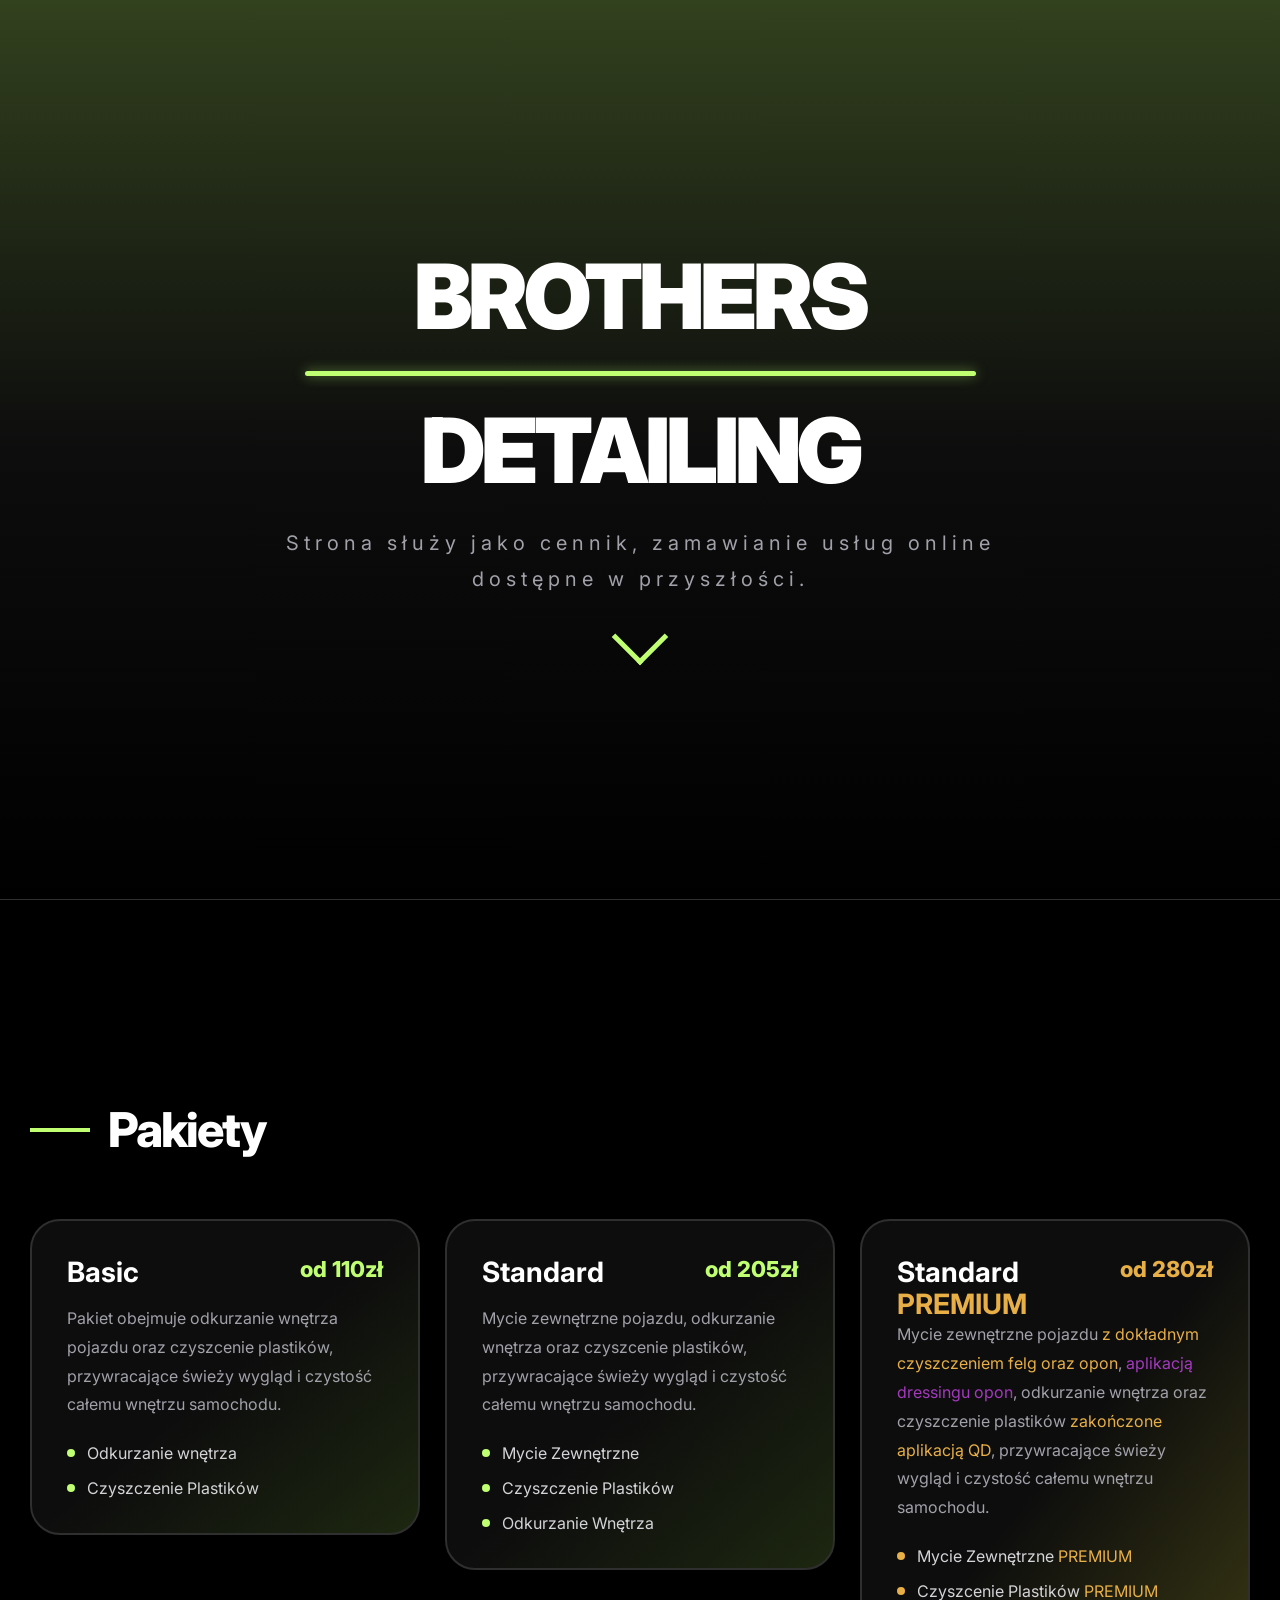
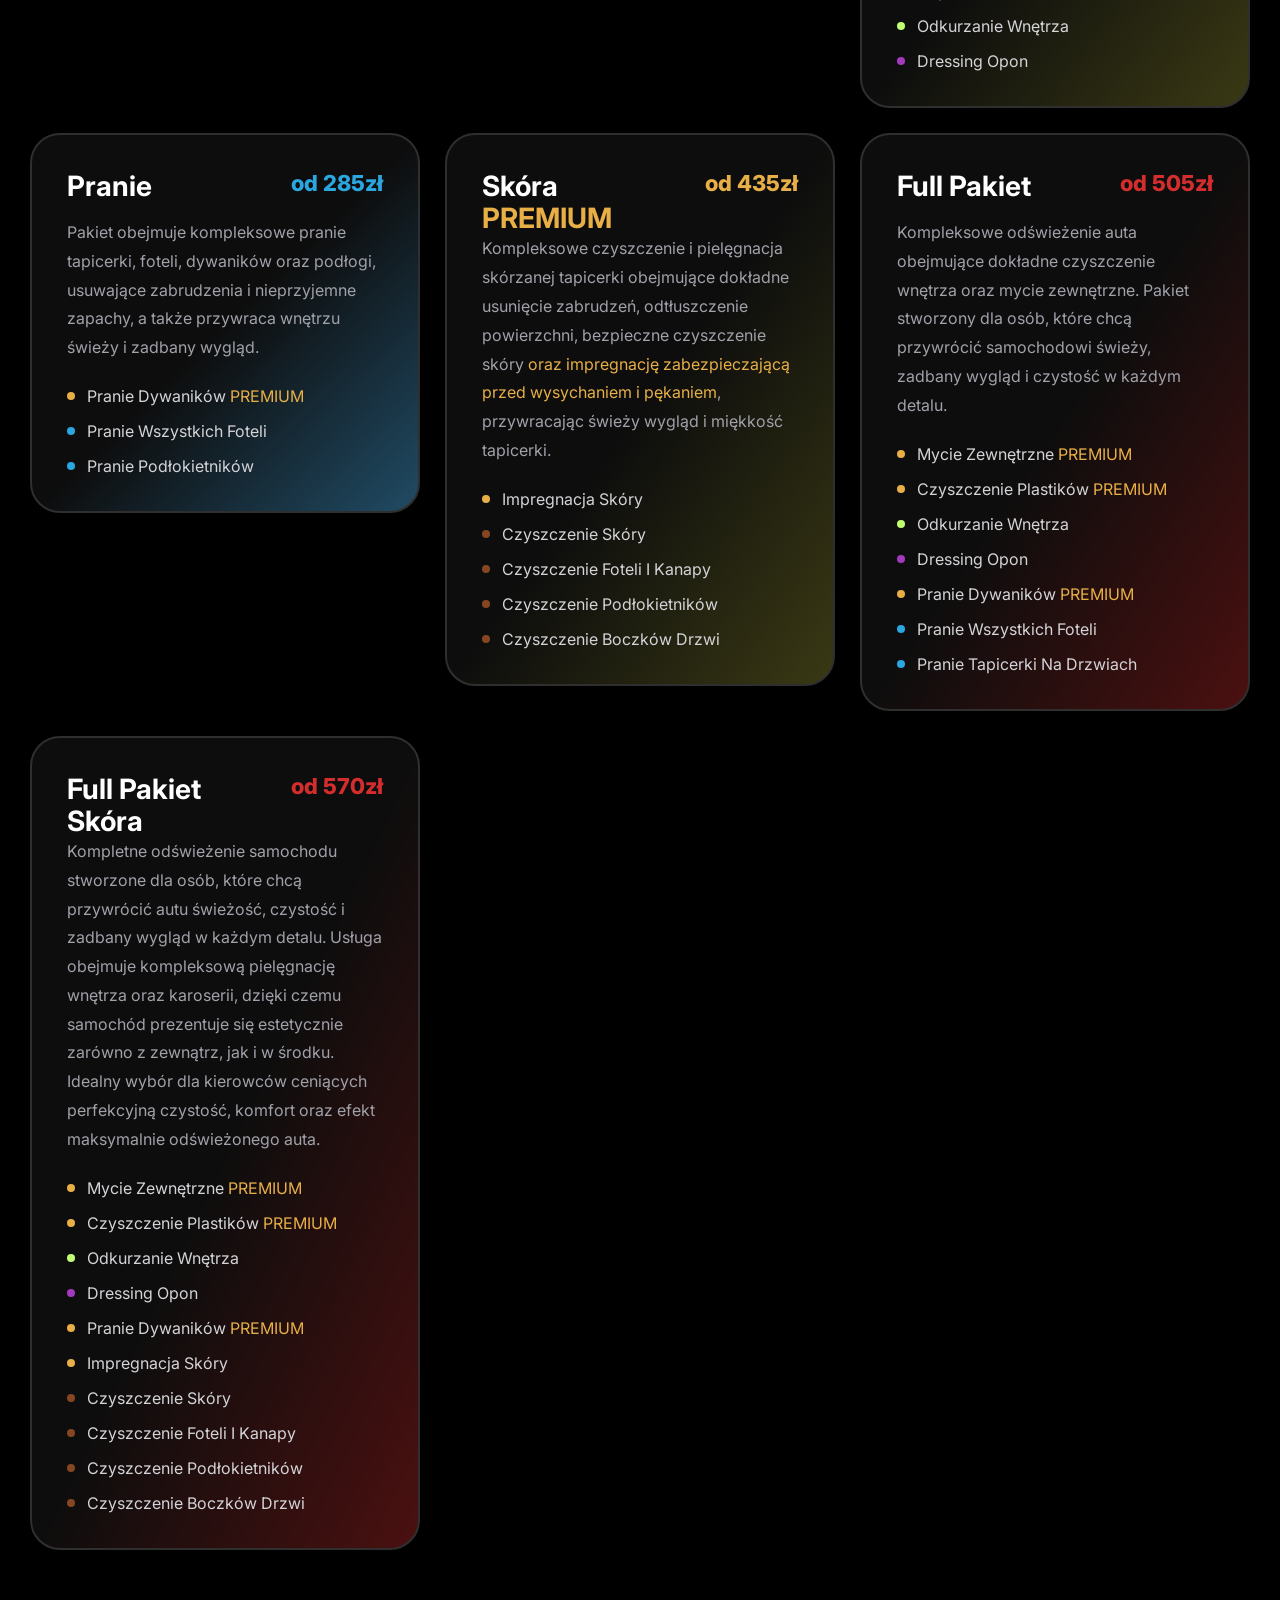
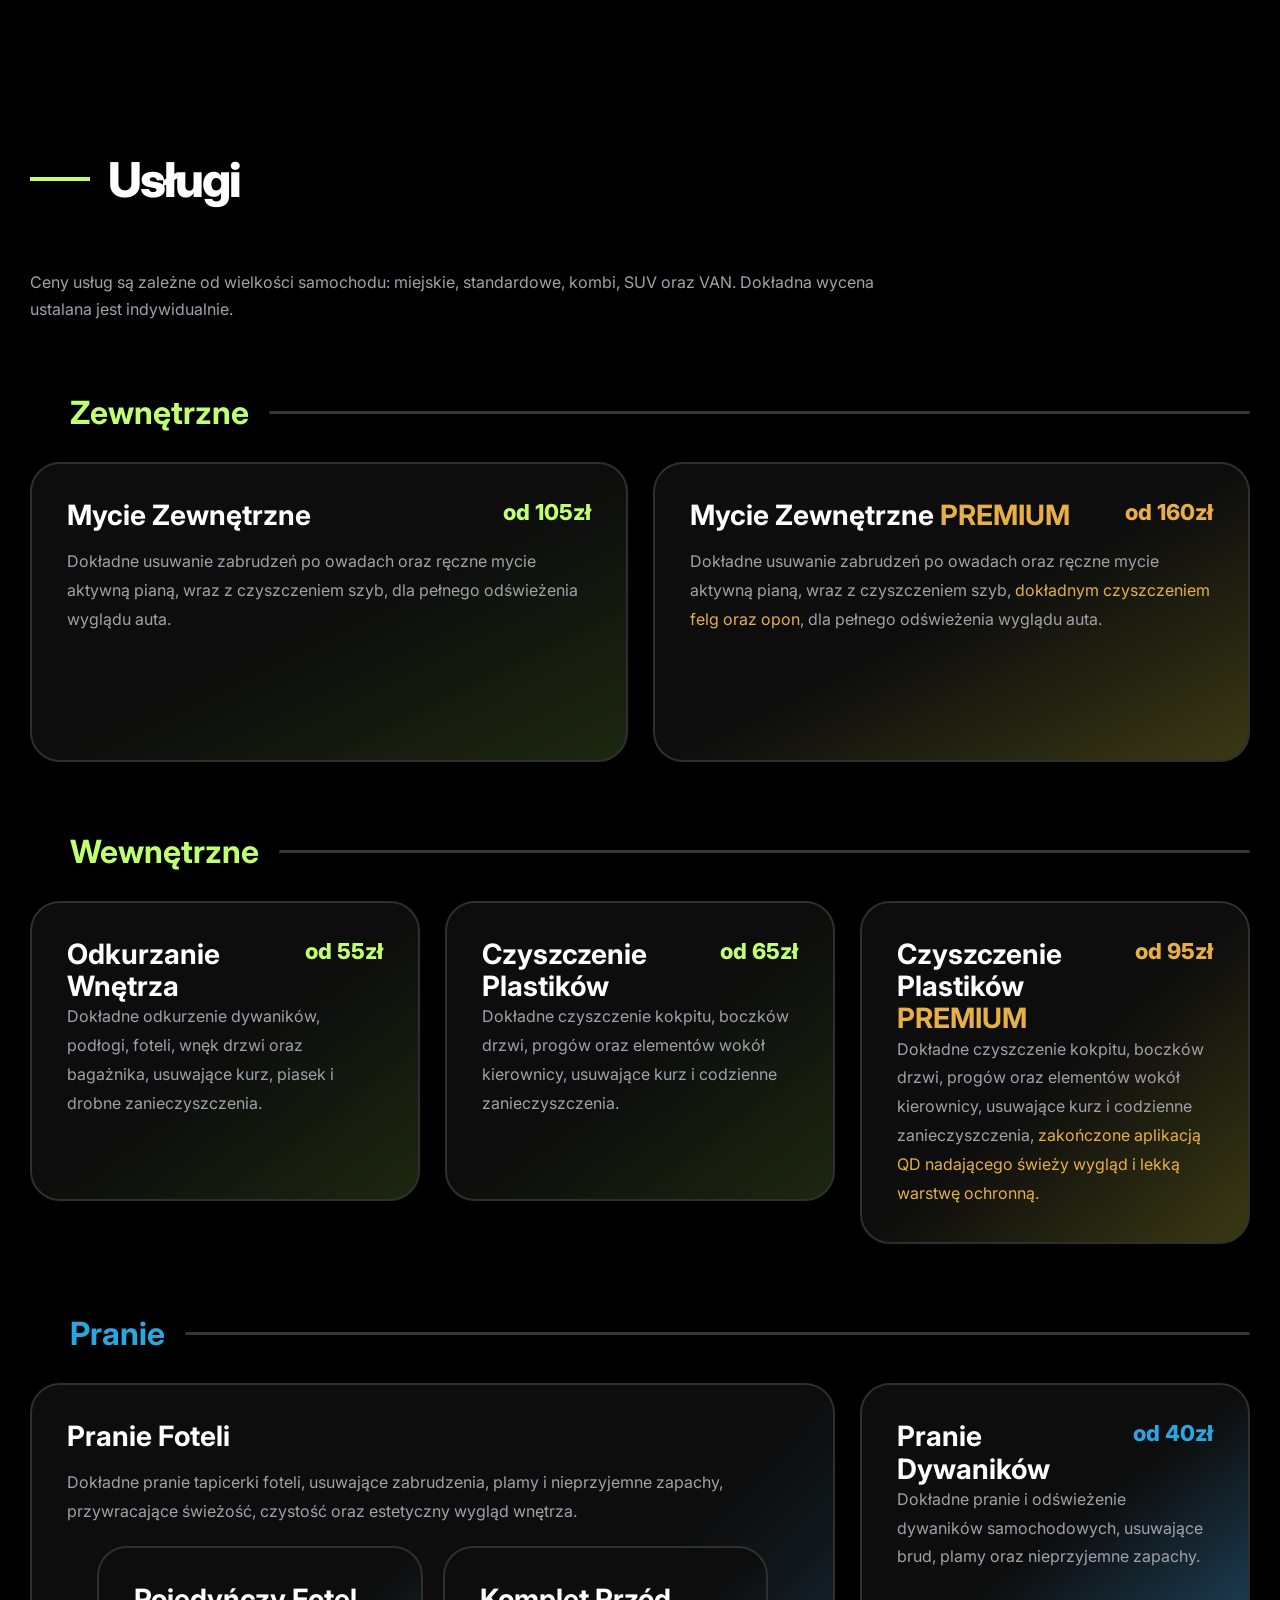
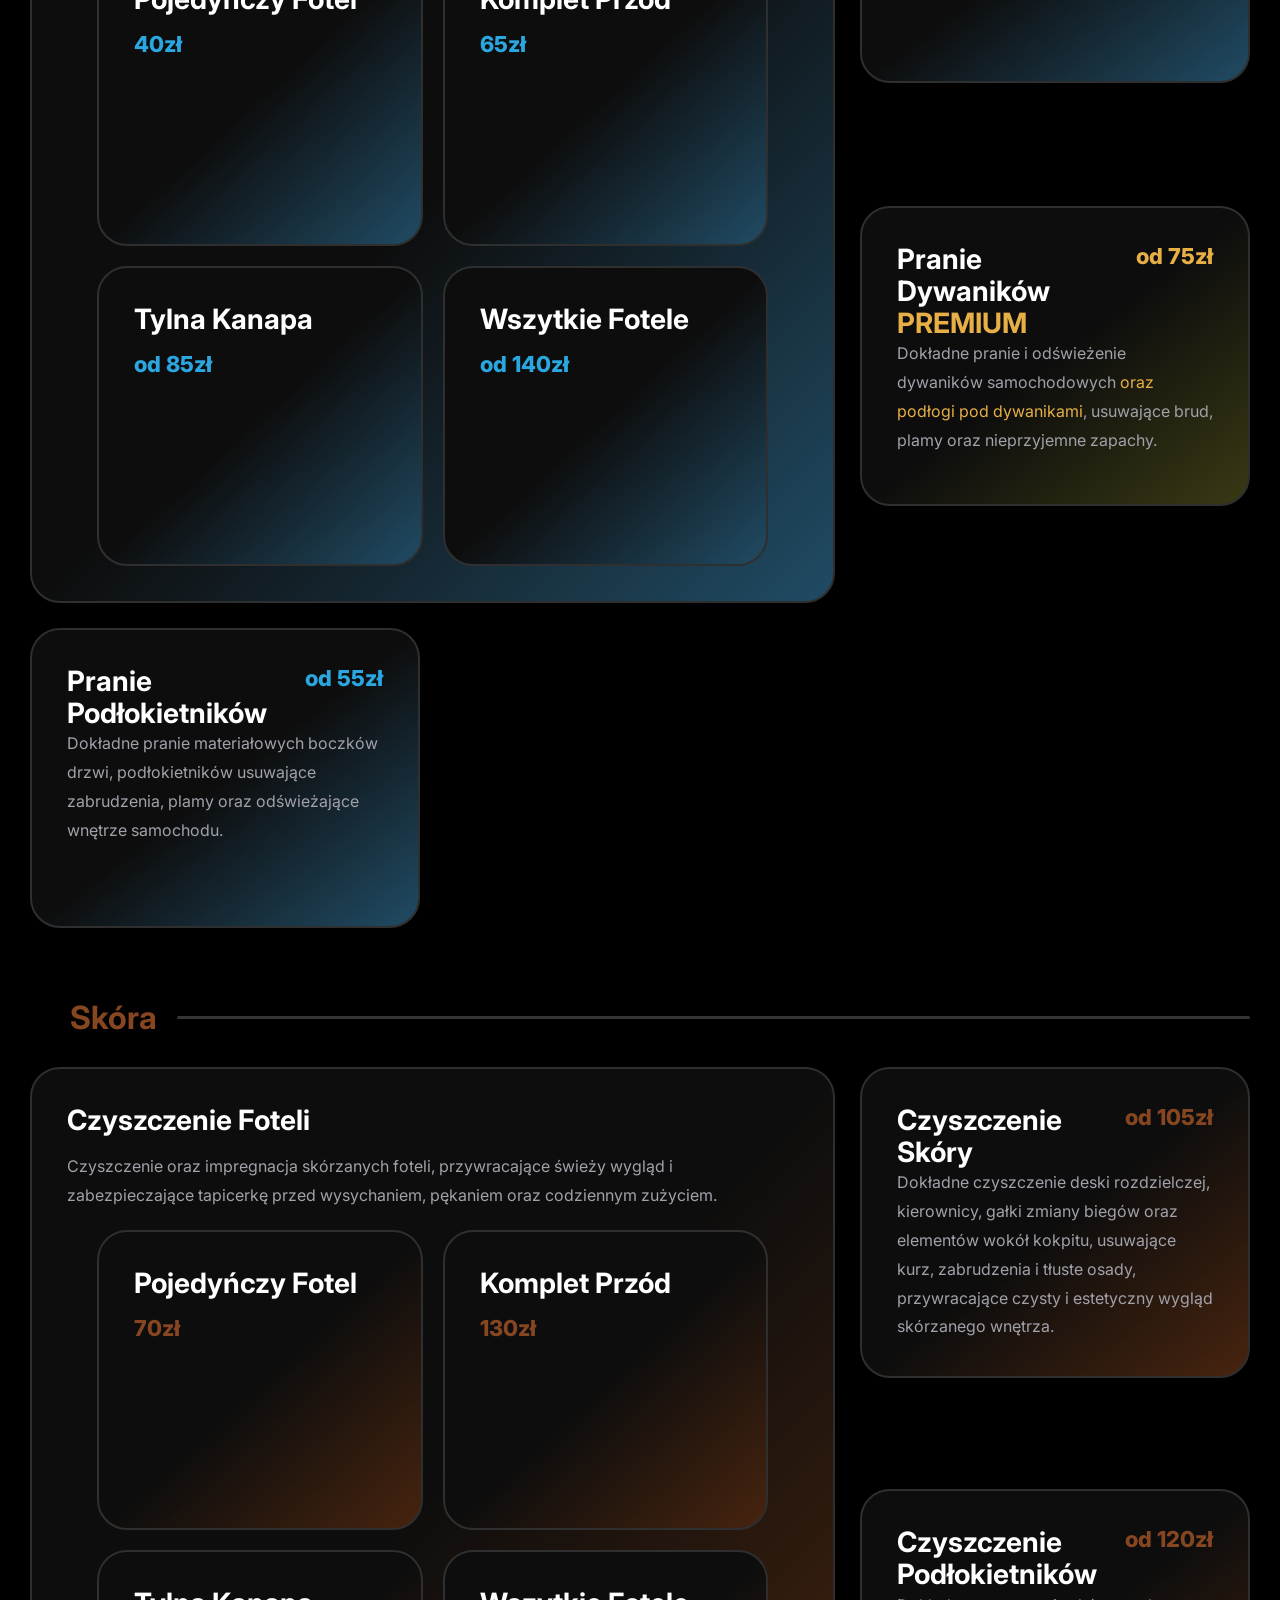
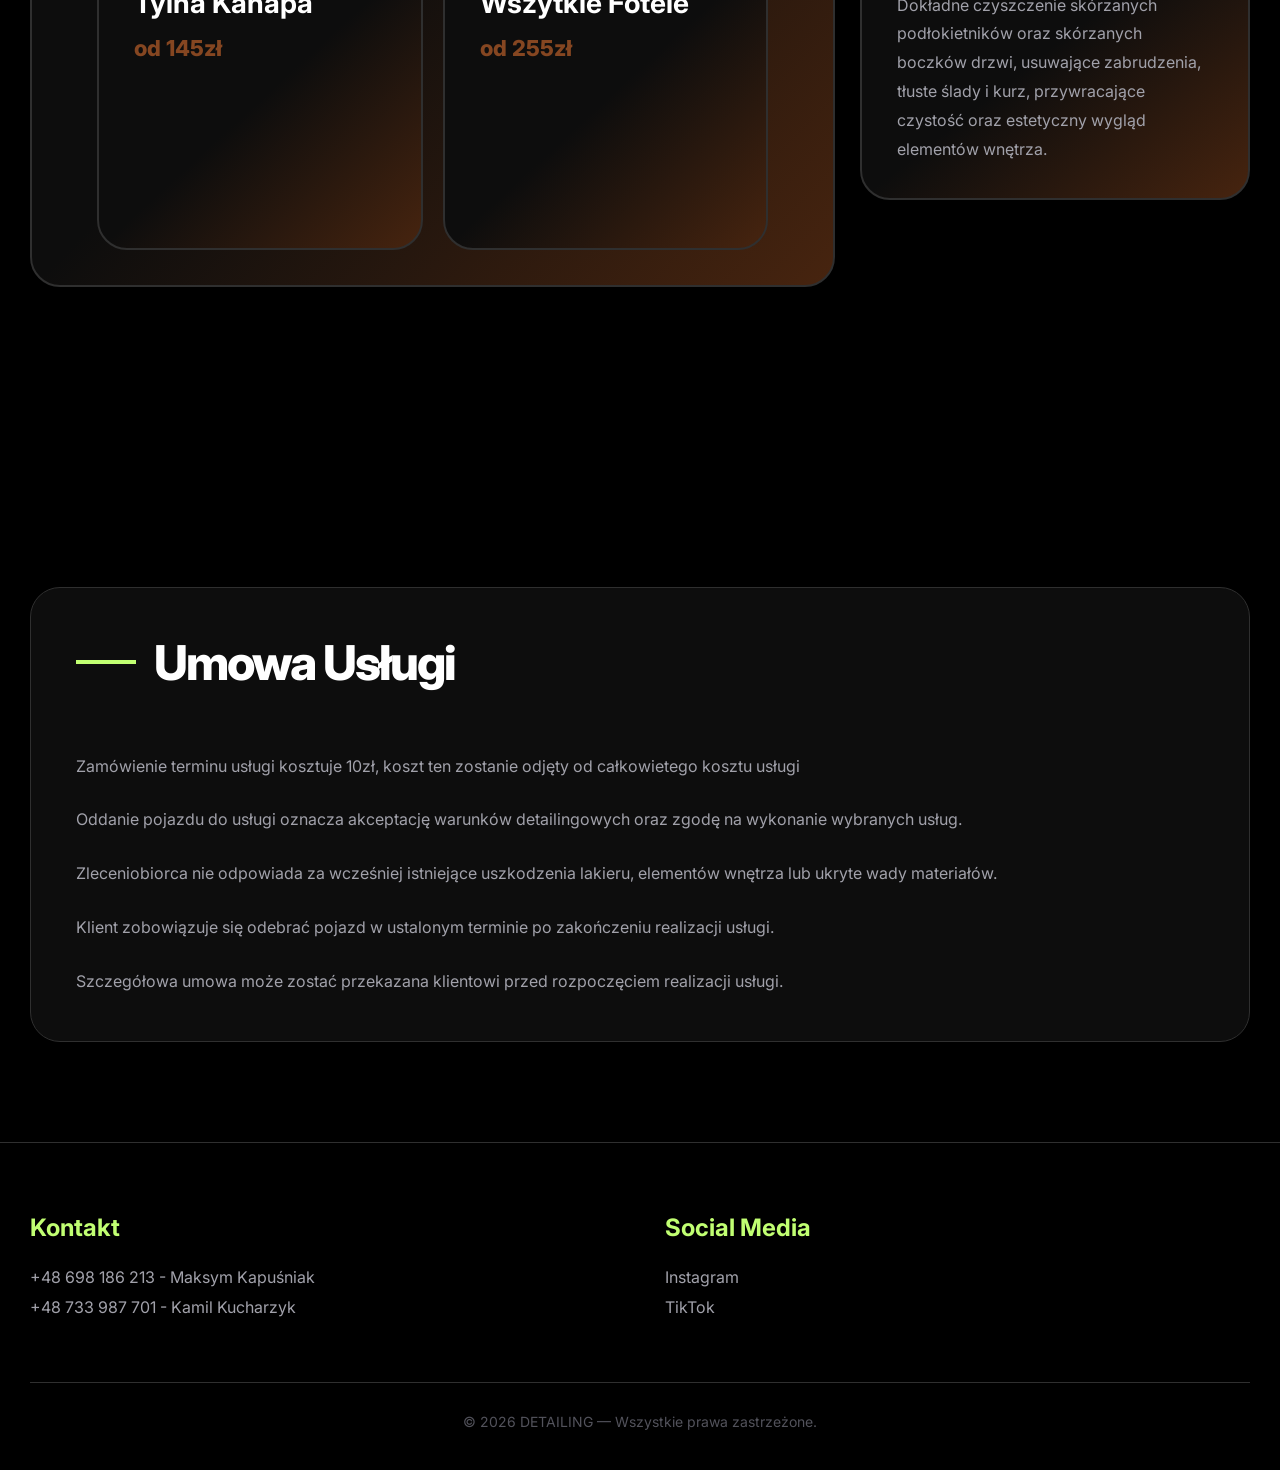
<file: indexold.html>
<!DOCTYPE html>
<html lang="pl">

<head>
    <meta charset="UTF-8" />
    <meta name="viewport" content="width=device-width, initial-scale=1.0" />

    <title>Brothers Detailing</title>

    <link rel="preconnect" href="https://fonts.googleapis.com">
    <link rel="preconnect" href="https://fonts.gstatic.com" crossorigin>
    <link href="https://fonts.googleapis.com/css2?family=Inter:wght@300;400;500;600;700;800;900&display=swap"
        rel="stylesheet">
    <link rel="stylesheet" href="style.css">
    <link rel="preconnect" href="https://fonts.googleapis.com">
    <link rel="preconnect" href="https://fonts.gstatic.com" crossorigin>
    <link rel="icon" type="png" href="Img/icon.png">

    <link href="https://fonts.googleapis.com/css2?family=Anton&display=swap" rel="stylesheet">


</head>

<body>

    <a href="#pakiety">
        <section class="hero">
            <div class="container">

                <h1>BROTHERS</h1>
                <div class="logo-line"></div>
                <h1 class="hero-detailing">DETAILING</h1>
                <p>
                    Strona służy jako cennik, zamawianie usług online dostępne w przyszłości.
                </p><br>
                <p class="arrow"></p><!--z dedykacją dla ulu-->
            </div>
        </section>
    </a>

    <section>


        <section id="pakiety"><!--Pakiety-->
            <div class="container">
                <div class="section-title">
                    <div class="line"></div>
                    <h2>Pakiety</h2>
                </div>




                <div class="grid">

                    <label class="card normal selectn">
                        <input type="radio" name="pakiet" value="Basic" hidden data-price="110">

                        <div class="card-top">
                            <h3>Basic</h3>
                            <div class="price-normal">od 110zł</div>
                        </div>

                        <p>
                            Pakiet obejmuje odkurzanie wnętrza pojazdu oraz czyszcenie plastików, przywracające świeży
                            wygląd
                            i czystość całemu wnętrzu samochodu.
                        </p>

                        <ul class="package-list">
                            <a href="#odkurzanie-wnetrza" onclick="highlightCard('odkurzanie-wnetrza')">
                                <li>
                                    <div class="dot"></div>Odkurzanie wnętrza
                                </li>
                            </a>
                            <a href="#czyszczenie-plastikow" onclick="highlightCard('czyszczenie-plastikow')">
                                <li>
                                    <div class="dot"></div>Czyszczenie Plastików
                                </li>
                            </a>
                        </ul>
                    </label>

                    <label class="card normal selectn">
                        <input type="radio" name="pakiet" value="Standard" hidden data-price="205">
                        <div class="card-top">
                            <h3>Standard</h3>
                            <div class="price-normal">od 205zł</div>
                        </div>

                        <p>
                            Mycie zewnętrzne pojazdu, odkurzanie wnętrza oraz czyszcenie plastików, przywracające świeży
                            wygląd
                            i czystość całemu wnętrzu samochodu.
                        </p>

                        <ul class="package-list">
                            <a href="#mycie-zewnetrzne" onclick="highlightCard('mycie-zewnetrzne')">
                                <li>
                                    <div class="dot"></div>Mycie Zewnętrzne
                                </li>
                            </a>
                            <a href="#czyszczenie-plastikow" onclick="highlightCard('czyszczenie-plastikow')">
                                <li>
                                    <div class="dot"></div>Czyszczenie Plastików
                                </li>
                            </a>
                            <a href="#odkurzanie-wnetrza" onclick="highlightCard('odkurzanie-wnetrza')">
                                <li>
                                    <div class="dot"></div>Odkurzanie Wnętrza
                                </li>
                            </a>
                        </ul>
                    </label>

                    <label class="card premium selectpr">
                        <input type="radio" name="pakiet" value="StandardP" hidden>
                        <div class="card-top">
                            <h3>Standard <span class="premium-text">PREMIUM</span></h3>
                            <div class="price-premium">od 280zł</div>
                        </div>

                        <p>
                            Mycie zewnętrzne pojazdu <span class="premium-text">z dokładnym czyszczeniem felg oraz
                                opon</span>, <span class="dressing-text">aplikacją dressingu opon</span>, odkurzanie
                            wnętrza oraz czyszczenie plastików <span class="premium-text">zakończone aplikacją
                                QD</span>, przywracające świeży wygląd i czystość
                            całemu wnętrzu samochodu.

                        </p>

                        <ul class="package-list">
                            <a href="#mycie-zewnetrzne-premium" onclick="highlightCard('mycie-zewnetrzne-premium')">
                                <li>
                                    <div class="dot-premium"></div>
                                    <div>Mycie Zewnętrzne <span class="premium-text">PREMIUM</span></div>
                                </li>
                            </a>
                            <a href="#czyszczenie-plastikow-premium"
                                onclick="highlightCard('czyszczenie-plastikow-premium')">
                                <li>
                                    <div class="dot-premium"></div>
                                    <div>Czyszcenie Plastików <span class="premium-text">PREMIUM</span></div>
                                </li>
                            </a>
                            <a href="#odkurzanie-wnetrza" onclick="highlightCard('odkurzanie-wnetrza')">
                                <li>
                                    <div class="dot"></div>Odkurzanie Wnętrza
                                </li>
                            </a>
                            <a>
                                <li>
                                    <div class="dot-dressing"></div>Dressing Opon
                                </li>
                            </a>
                        </ul>
                    </label>

                    <label class="card pranie">
                        <input type="radio" name="pakiet" value="Pranie" hidden>
                        <div class="card-top">
                            <h3>Pranie</h3>
                            <div class="price-pranie">od 285zł</div>
                        </div>

                        <p>
                            Pakiet obejmuje kompleksowe pranie tapicerki, foteli, dywaników oraz podłogi, usuwające
                            zabrudzenia i nieprzyjemne zapachy, a także przywraca wnętrzu
                            świeży i zadbany wygląd.
                        </p>

                        <ul class="package-list">
                            <a href="#pranie-dywanikow-premium" onclick="highlightCard('pranie-dywanikow-premium')">
                                <li>
                                    <div class="dot-premium"></div>
                                    <div>Pranie Dywaników <span class="premium-text">PREMIUM</span></div>
                                </li>
                            </a>
                            <a href="#wszystkie-fotele" onclick="highlightCard('wszystkie-fotele')">
                                <li>
                                    <div class="dot-pranie"></div>Pranie Wszystkich Foteli
                                </li>
                            </a>
                            <a href="#pranie-drzwi" onclick="highlightCard('pranie-drzwi')">
                                <li>
                                    <div class="dot-pranie"></div>Pranie Podłokietników
                                </li>
                            </a>
                        </ul>
                    </label>

                    <label class="card premium">
                        <input type="radio" name="pakiet" value="SkoraP" hidden>
                        <div class="card-top">
                            <h3>Skóra <span class="premium-text">PREMIUM</span></h3>
                            <div class="price-premium">od 435zł</div>
                        </div>

                        <p>
                            Kompleksowe czyszczenie i pielęgnacja skórzanej tapicerki obejmujące dokładne usunięcie
                            zabrudzeń, odtłuszczenie
                            powierzchni, bezpieczne czyszczenie skóry <span class="premium-text"> oraz impregnację
                                zabezpieczającą przed wysychaniem i pękaniem</span>,
                            przywracając
                            świeży wygląd i miękkość tapicerki.
                        </p>

                        <ul class="package-list">
                            </a>
                            <li>
                                <div class="dot-premium"></div>Impregnacja Skóry
                            </li>
                            </a>
                            <a href="#skora" onclick="highlightCard('skora')">
                                <li>
                                    <div class="dot-skora"></div>Czyszczenie Skóry
                                </li>
                            </a>
                            <a href="#skora-kanapy" onclick="highlightCard('skora-kanapy')">
                                <li>
                                    <div class="dot-skora"></div>Czyszczenie Foteli I Kanapy
                                </li>
                            </a>
                            <a href="#czyszcenie-podlokietnikow" onclick="highlightCard('czyszcenie-podlokietnikow')">
                                <li>
                                    <div class="dot-skora"></div>Czyszczenie Podłokietników
                                </li>
                            </a>
                            <a href="#czyszcenie-boczkow-drzwi" onclick="highlightCard('czyszcenie-boczkow-drzwi')">
                                <li>
                                    <div class="dot-skora"></div>Czyszczenie Boczków Drzwi
                                </li>
                            </a>
                        </ul>
                    </label>

                    <label class="card full">
                        <input type="radio" name="pakiet" value="FullPakiet" hidden>
                        <div class="card-top">
                            <h3>Full Pakiet</h3>
                            <div class="price-full">od 505zł</div>
                        </div>

                        <p>
                            Kompleksowe odświeżenie auta obejmujące dokładne czyszczenie wnętrza oraz mycie zewnętrzne.
                            Pakiet stworzony dla osób, które chcą przywrócić samochodowi świeży, zadbany wygląd i
                            czystość w każdym detalu.
                        </p>

                        <ul class="package-list">
                            <a href="#mycie-zewnetrzne-premium" onclick="highlightCard('mycie-zewnetrzne-premium')">
                                <li>
                                    <div class="dot-premium"></div>
                                    <div>Mycie Zewnętrzne <span class="premium-text">PREMIUM</span></div>
                                </li>
                            </a>
                            <a href="#czyszczenie-plastikow-premium"
                                onclick="highlightCard('czyszczenie-plastikow-premium')">
                                <li>
                                    <div class="dot-premium"></div>
                                    <div>Czyszczenie Plastików <span class="premium-text">PREMIUM</span></div>
                                </li>
                            </a>
                            <a href="#odkurzanie-wnetrza" onclick="highlightCard('odkurzanie-wnetrza')">
                                <li>
                                    <div class="dot"></div>Odkurzanie Wnętrza
                                </li>
                            </a>
                            <a>
                                <li>
                                    <div class="dot-dressing"></div>Dressing Opon
                                </li>
                            </a>
                            <a href="#pranie-dywanikow-premium" onclick="highlightCard('pranie-dywanikow-premium')">
                                <li>
                                    <div class="dot-premium"></div>
                                    <div>Pranie Dywaników <span class="premium-text">PREMIUM</span></div>
                                </li>
                            </a>
                            <a href="#wszystkie-fotele" onclick="highlightCard('wszystkie-fotele')">
                                <li>
                                    <div class="dot-pranie"></div>Pranie Wszystkich Foteli
                                </li>
                            </a>
                            <a href="#pranie-drzwi" onclick="highlightCard('pranie-drzwi')">
                                <li>
                                    <div class="dot-pranie"></div>Pranie Tapicerki Na Drzwiach
                                </li>
                            </a>
                        </ul>
                    </label>

                    <label class="card full">
                        <input type="radio" name="pakiet" value="FullPakietSkora" hidden>
                        <div class="card-top">
                            <h3>Full Pakiet Skóra</h3>
                            <div class="price-full">od 570zł</div>
                        </div>

                        <p>
                            Kompletne odświeżenie samochodu stworzone dla osób, które chcą przywrócić autu świeżość,
                            czystość i zadbany wygląd w każdym detalu. Usługa obejmuje kompleksową pielęgnację wnętrza
                            oraz karoserii, dzięki czemu
                            samochód prezentuje się estetycznie zarówno z zewnątrz, jak i w środku. Idealny wybór dla
                            kierowców ceniących
                            perfekcyjną czystość, komfort oraz efekt maksymalnie odświeżonego auta.
                        </p>

                        <ul class="package-list">
                            <a href="#mycie-zewnetrzne-premium" onclick="highlightCard('mycie-zewnetrzne-premium')">
                                <li>
                                    <div class="dot-premium"></div>
                                    <div>Mycie Zewnętrzne <span class="premium-text">PREMIUM</span></div>
                                </li>
                            </a>
                            <a href="#czyszczenie-plastikow-premium"
                                onclick="highlightCard('czyszczenie-plastikow-premium')">
                                <li>
                                    <div class="dot-premium"></div>
                                    <div>Czyszczenie Plastików <span class="premium-text">PREMIUM</span></div>
                                </li>
                            </a>
                            <a href="#odkurzanie-wnetrza" onclick="highlightCard('odkurzanie-wnetrza')">
                                <li>
                                    <div class="dot"></div>Odkurzanie Wnętrza
                                </li>
                            </a>
                            <a>
                                <li>
                                    <div class="dot-dressing"></div>Dressing Opon
                                </li>
                            </a>
                            <a href="#pranie-dywanikow-premium" onclick="highlightCard('pranie-dywanikow-premium')">
                                <li>
                                    <div class="dot-premium"></div>
                                    <div>Pranie Dywaników <span class="premium-text">PREMIUM</span></div>
                                </li>
                            </a>
                            <a>
                                <li>
                                    <div class="dot-premium"></div>Impregnacja Skóry
                                </li>
                            </a>
                            <a href="#skora" onclick="highlightCard('skora')">
                                <li>
                                    <div class="dot-skora"></div>Czyszczenie Skóry
                                </li>
                            </a>
                            <a href="#skora-kanapy" onclick="highlightCard('skora-kanapy')">
                                <li>
                                    <div class="dot-skora"></div>Czyszczenie Foteli I Kanapy
                                </li>
                            </a>
                            <a href="#czyszcenie-podlokietnikow" onclick="highlightCard('czyszcenie-podlokietnikow')">
                                <li>
                                    <div class="dot-skora"></div>Czyszczenie Podłokietników
                                </li>
                            </a>
                            <a href="#czyszcenie-boczkow-drzwi" onclick="highlightCard('czyszcenie-boczkow-drzwi')">
                                <li>
                                    <div class="dot-skora"></div>Czyszczenie Boczków Drzwi
                                </li>
                            </a>
                        </ul>
                    </label>

                </div>
        </section>

        <section><!--Usługi-->
            <div class="container">
                <div class="section-title">
                    <div class="line"></div>
                    <h2>Usługi</h2>
                </div>

                <p class="note">
                    Ceny usług są zależne od wielkości samochodu: miejskie, standardowe, kombi, SUV oraz VAN. Dokładna
                    wycena
                    ustalana jest indywidualnie.
                </p>

                <div class="podpunkt">
                    <h3 class="podpunkt-header">
                        Zewnętrzne
                    </h3>
                    <div class="podpunkt-linia"></div>
                </div>

                <div class="grid">

                    <label class="card normal selectn" id="mycie-zewnetrzne">
                        <input type="checkbox" value="Mycie Zewnątrz" data-price="105" hidden>
                        <div class="card-top">
                            <h3>Mycie Zewnętrzne</h3>
                            <div class="price-normal">od 105zł</div>
                        </div>
                        <p>
                            Dokładne usuwanie zabrudzeń po owadach oraz ręczne mycie aktywną pianą,
                            wraz z czyszczeniem szyb, dla pełnego odświeżenia wyglądu
                            auta.
                        </p>
                    </label>

                    <label class="card premium" id="mycie-zewnetrzne-premium">
                        <div class="card-top">
                            <h3>Mycie Zewnętrzne <span class="premium-text">PREMIUM</span></h3>
                            <div class="price-premium">od 160zł</div>
                        </div>
                        <p>
                            Dokładne usuwanie zabrudzeń po owadach oraz ręczne mycie aktywną pianą,
                            wraz z czyszczeniem szyb,<span class="premium-text"> dokładnym czyszczeniem felg
                                oraz opon</span>, dla pełnego odświeżenia
                            wyglądu
                            auta.
                        </p>
                    </label>

                </div><!--Grid-->

                <div class="podpunkt">
                    <h3 class="podpunkt-header">
                        Wewnętrzne
                    </h3>
                    <div class="podpunkt-linia"></div>
                </div>

                <div class="grid">

                    <label class="card normal" id="odkurzanie-wnetrza">
                        <div class="card-top">
                            <h3>Odkurzanie Wnętrza</h3>
                            <div class="price price-normal">od 55zł</div>
                        </div>
                        <p>
                            Dokładne odkurzenie dywaników, podłogi, foteli, wnęk drzwi oraz bagażnika, usuwające kurz,
                            piasek i drobne
                            zanieczyszczenia.
                        </p>
                    </label>


                    <label class="card normal" id="czyszczenie-plastikow">
                        <div class="card-top">
                            <h3>Czyszczenie Plastików</h3>
                            <div class="price price-normal">od 65zł</div>
                        </div>
                        <p>
                            Dokładne czyszczenie kokpitu, boczków drzwi, progów oraz elementów wokół kierownicy,
                            usuwające kurz i codzienne
                            zanieczyszczenia.
                        </p>
                    </label>


                    <label class="card premium" id="czyszczenie-plastikow-premium">
                        <div class="card-top">
                            <h3>Czyszczenie Plastików <span class="premium-text">PREMIUM</span></h3>
                            <div class="price-premium">od 95zł</div>
                        </div>
                        <p>
                            Dokładne czyszczenie kokpitu, boczków drzwi, progów oraz elementów wokół kierownicy,
                            usuwające kurz i codzienne
                            zanieczyszczenia, <span class="premium-text">zakończone aplikacją QD nadającego świeży
                                wygląd i lekką warstwę
                                ochronną.</span>
                        </p>
                    </label>

                </div><!--Grid-->

                <div class="podpunkt">
                    <h3 class="podpunkt-header-pranie">
                        Pranie
                    </h3>
                    <div class="podpunkt-linia"></div>
                </div>

                <div class="grid">

                    <div class="card pranie giga">
                        <div class="card-top">
                            <h3>Pranie Foteli</h3>
                        </div>
                        <p>
                            Dokładne pranie tapicerki foteli, usuwające zabrudzenia, plamy i nieprzyjemne zapachy,
                            przywracające świeżość,
                            czystość
                            oraz estetyczny wygląd wnętrza.
                        </p><br>
                        <div class="container">
                            <div class="grid-small">
                                <label class="card pranie">
                                    <h3>Pojedyńczy Fotel</h3>
                                    <div class="price-pranie">40zł</div>
                                </label>
                                <label class="card pranie">
                                    <h3>Komplet Przód</h3>
                                    <div class="price-pranie">65zł</div>
                                </label>
                                <label class="card pranie">
                                    <h3>Tylna Kanapa</h3>
                                    <div class="price-pranie">od 85zł</div>
                                </label>
                                <label class="card pranie" id="wszystkie-fotele">
                                    <h3>Wszytkie Fotele</h3>
                                    <div class="price-pranie">od 140zł</div>
                                </label>
                            </div>
                        </div>
                    </div>

                    <label class="card pranie" id="pranie-dywanikow">
                        <div class="card-top">
                            <h3>Pranie Dywaników</h3>
                            <div class="price price-pranie">od 40zł</div>
                        </div>
                        <p>
                            Dokładne pranie i odświeżenie dywaników samochodowych, usuwające brud, plamy oraz
                            nieprzyjemne zapachy.
                        </p>
                    </label>

                    <label class="card premium" id="pranie-dywanikow-premium">
                        <div class="card-top">
                            <h3>Pranie Dywaników <span class="premium-text">PREMIUM</span></h3>
                            <div class="price price-premium">od 75zł</div>
                        </div>
                        <p>
                            Dokładne pranie i odświeżenie dywaników samochodowych <span class="premium-text">oraz
                                podłogi pod dywanikami</span>, usuwające brud, plamy oraz nieprzyjemne zapachy.
                        </p>
                    </label>

                    <label class="card pranie" id="pranie-drzwi">
                        <div class="card-top">
                            <h3>Pranie Podłokietników</h3>
                            <div class="price-pranie">od 55zł</div>
                        </div>
                        <p>
                            Dokładne pranie materiałowych boczków drzwi, podłokietników usuwające zabrudzenia, plamy
                            oraz odświeżające wnętrze samochodu.
                        </p>
                    </label>


                </div><!--Grid-->

                <div class="podpunkt">
                    <h3 class="podpunkt-header-skora">
                        Skóra
                    </h3>
                    <div class="podpunkt-linia"></div>
                </div>

                <div class="grid">

                    <div class="card skora giga">
                        <div class="card-top">
                            <h3>Czyszczenie Foteli</h3>
                        </div>
                        <p>
                            Czyszczenie oraz impregnacja skórzanych foteli, przywracające świeży wygląd i
                            zabezpieczające tapicerkę przed
                            wysychaniem, pękaniem oraz codziennym zużyciem.
                        </p><br>
                        <div class="container">
                            <div class="grid-small">
                                <div class="card skora">
                                    <h3>Pojedyńczy Fotel</h3>
                                    <div class="price-skora">70zł</div>
                                </div>
                                <div class="card skora">
                                    <h3>Komplet Przód</h3>
                                    <div class="price-skora">130zł</div>
                                </div>
                                <div class="card skora">
                                    <h3>Tylna Kanapa</h3>
                                    <div class="price-skora">od 145zł</div>
                                </div>
                                <div class="card skora" id="wszystkie-fotele-skora">
                                    <h3>Wszytkie Fotele</h3>
                                    <div class="price-skora">od 255zł</div>
                                </div>
                            </div>
                        </div>
                    </div>

                    <div class="card skora" id="skora">
                        <div class="card-top">
                            <h3>Czyszczenie Skóry</h3>
                            <div class="price price-skora">od 105zł</div>
                        </div>
                        <p>
                            Dokładne czyszczenie deski rozdzielczej, kierownicy, gałki zmiany biegów oraz elementów
                            wokół kokpitu, usuwające kurz,
                            zabrudzenia i tłuste osady, przywracające czysty i estetyczny wygląd skórzanego wnętrza.
                        </p>
                    </div>

                    <div class="card skora" id="czyszcenie-spodlokietnikow">
                        <div class="card-top">
                            <h3>Czyszczenie Podłokietników</h3>
                            <div class="price price-skora">od 120zł</div>
                        </div>
                        <p>
                            Dokładne czyszczenie skórzanych podłokietników oraz skórzanych boczków drzwi, usuwające
                            zabrudzenia, tłuste ślady i kurz, przywracające czystość oraz
                            estetyczny wygląd elementów wnętrza.
                        </p>
                    </div>

                </div><!--Grid-->
            </div>
        </section>
    </section>

    <section><!--Umowa-->
        <div class="container" id="umowa">
            <div class="contract">

                <div class="section-title">
                    <div class="line"></div>
                    <h2>Umowa Usługi</h2>
                </div>

                <div class="contract-content">
                    <p>
                        Zamówienie terminu usługi kosztuje 10zł, koszt ten zostanie odjęty od całkowietego kosztu usługi
                    </p>

                    <p>
                        Oddanie pojazdu do usługi oznacza akceptację warunków detailingowych oraz zgodę na wykonanie
                        wybranych usług.
                    </p>

                    <p>
                        Zleceniobiorca nie odpowiada za wcześniej istniejące uszkodzenia lakieru, elementów wnętrza lub
                        ukryte wady materiałów.
                    </p>

                    <p>
                        Klient zobowiązuje się odebrać pojazd w ustalonym terminie po zakończeniu realizacji usługi.
                    </p>

                    <p>
                        Szczegółowa umowa może zostać przekazana klientowi przed rozpoczęciem realizacji usługi.
                    </p>
                </div>

            </div>
        </div>
    </section>

    <footer>
        <div class="container">

            <div class="footer-grid">

                <div>
                    <h3>Kontakt</h3>

                    <p>+48 698 186 213 - Maksym Kapuśniak</p>
                    <p>+48 733 987 701 - Kamil Kucharzyk</p>
                </div>

                <div>
                    <h3>Social Media</h3>

                    <a href="https://www.instagram.com/br0thersdetailing/">Instagram</a><br>
                    <a href="https://www.tiktok.com/@brothers_detailing_">TikTok</a>
                </div>

            </div>

            <div class="copyright">
                © 2026 DETAILING — Wszystkie prawa zastrzeżone.
            </div>

        </div>
    </footer>


    <script>
        function highlightCard(id) {
            const el = document.getElementById(id);
            if (!el) return;

            // scroll do elementu
            el.scrollIntoView({ behavior: "smooth", block: "center" });

            // reset efektu
            el.classList.remove("highlight");

            // odpalenie highlight OD RAZU po kliknięciu
            setTimeout(() => {
                el.classList.add("highlight");
            }, 500);

            // usunięcie efektu
            setTimeout(() => {
                el.classList.remove("highlight");
            }, 2000);
        }

        function highlightCard(id) {
            const el = document.getElementById(id);
            if (!el) return;

            el.scrollIntoView({
                behavior: "smooth",
                block: "center"
            });

            el.classList.remove("highlight");

            setTimeout(() => {
                el.classList.add("highlight");
            }, 300);

            setTimeout(() => {
                el.classList.remove("highlight");
            }, 2000);
        }

        const sidebar = document.getElementById("sidebar");
        const listEls = document.querySelectorAll("#list, #list-form");
        const totalEls = document.querySelectorAll("#total, #total-form");

        // wszystkie inputy z ceną
        const serviceInputs = document.querySelectorAll('.card input[data-price]');

        // aktualizacja koszyka
        function update() {
            let total = 0;
            let items = [];

            // reset zaznaczeń kart
            document.querySelectorAll(".card").forEach(card => {
                card.classList.remove("selected");
            });

            serviceInputs.forEach(input => {
                const card = input.closest(".card");
                const price = parseInt(input.dataset.price) || 0;

                if (!card) return;

                // RADIO (pakiety)
                if (input.type === "radio" && input.checked) {
                    total += price;

                    items.push({
                        name: input.value,
                        price
                    });

                    card.classList.add("selected");
                }

                // CHECKBOX (usługi)
                if (input.type === "checkbox" && input.checked) {
                    total += price;

                    items.push({
                        name: input.value,
                        price
                    });

                    card.classList.add("selected");
                }
            });

            // 🔥 aktualizacja wszystkich totali
            totalEls.forEach(el => {
                el.textContent = total;
            });

            // 🔥 aktualizacja wszystkich list
            listEls.forEach(el => {
                el.innerHTML = "";

                items.forEach(item => {
                    const div = document.createElement("div");
                    div.className = "item";
                    div.innerHTML = `
        <span>${item.name}</span>
        <span>${item.price}zł</span>
      `;
                    el.appendChild(div);
                });
            });

            // pokaz / ukryj sidebar
            if (items.length > 0) {
                sidebar.classList.add("show");
            } else {
                sidebar.classList.remove("show");
            }
        }

        // nasłuchiwanie zmian
        serviceInputs.forEach(input => {
            input.addEventListener("change", update);
        });

        // przycisk -> scroll do formularza
        const sidebarBtn = sidebar.querySelector("button");

        sidebarBtn.addEventListener("click", () => {
            document.querySelector("form").scrollIntoView({
                behavior: "smooth"
            });
        });

        // czyszczenie koszyka
        document.getElementById("clear-cart").addEventListener("click", () => {
            serviceInputs.forEach(input => {
                input.checked = false;
            });

            update();
        });

        // start
        update();

        function goPay(event) {
            event.preventDefault();

            const firstName = document.getElementById("firstName");
            const lastName = document.getElementById("lastName");
            const phone = document.getElementById("phone");
            const email = document.getElementById("email");

            // WYBRANE USŁUGI
            const checkedServices = document.querySelectorAll(
                '.card input[data-price]:checked'
            );

            // CHECKBOX UMOWY
            const agreement = document.querySelector(
                '.zapoznanie input[type="checkbox"]'
            );

            // Czyści stare błędy
            document.querySelectorAll(".error").forEach(el => el.remove());

            let valid = true;

            function showError(input, message) {
                const error = document.createElement("div");

                error.className = "error";

                error.innerText = message;

                input.parentElement.appendChild(error);

                valid = false;
            }

            // Imię
            if (firstName.value.trim().length < 2) {
                showError(firstName, "Wpisz poprawne imię");
            }

            // Nazwisko
            if (lastName.value.trim().length < 2) {
                showError(lastName, "Wpisz poprawne nazwisko");
            }

            // Telefon
            const phoneRegex = /^[0-9]{9}$/;

            if (!phoneRegex.test(phone.value.trim())) {
                showError(phone, "Numer musi mieć 9 cyfr");
            }

            // Email
            const emailRegex = /^[^\s@]+@[^\s@]+\.[^\s@]+$/;

            if (!emailRegex.test(email.value.trim())) {
                showError(email, "Wpisz poprawny e-mail");
            }

            // CZY WYBRANO USŁUGĘ
            if (checkedServices.length === 0) {

                const error = document.createElement("div");

                error.className = "error";

                error.innerText = "Wybierz przynajmniej jedną usługę";

                document.getElementById("list").appendChild(error);

                valid = false;
            }

            // CZY ZAAKCEPTOWANO UMOWĘ
            if (!agreement.checked) {

                const error = document.createElement("div");

                error.className = "error";

                error.innerText = "Musisz zaakceptować umowę";

                agreement.parentElement.appendChild(error);

                valid = false;
            }

            // GOTOWE
            if (valid) {
                window.location.href = "pay.html";
            }
        }


    </script>

</body>

</html>
</file>
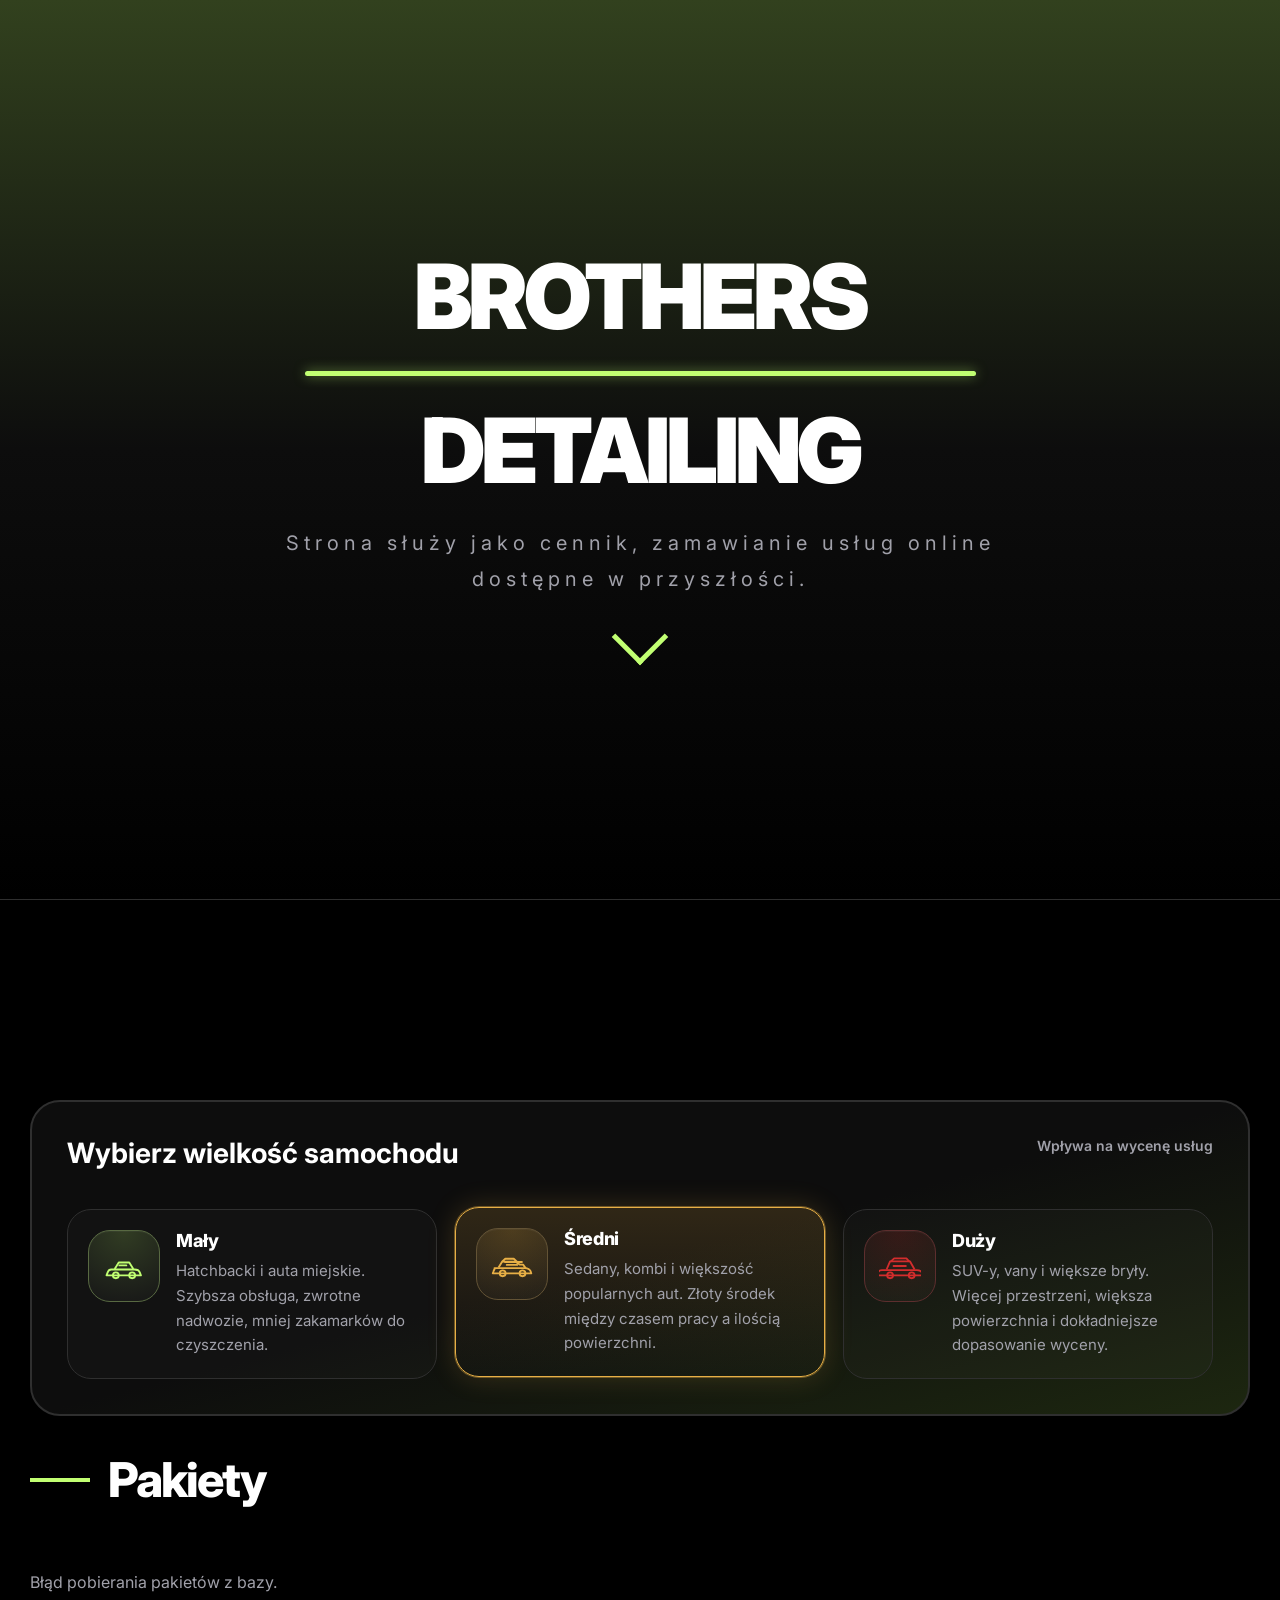
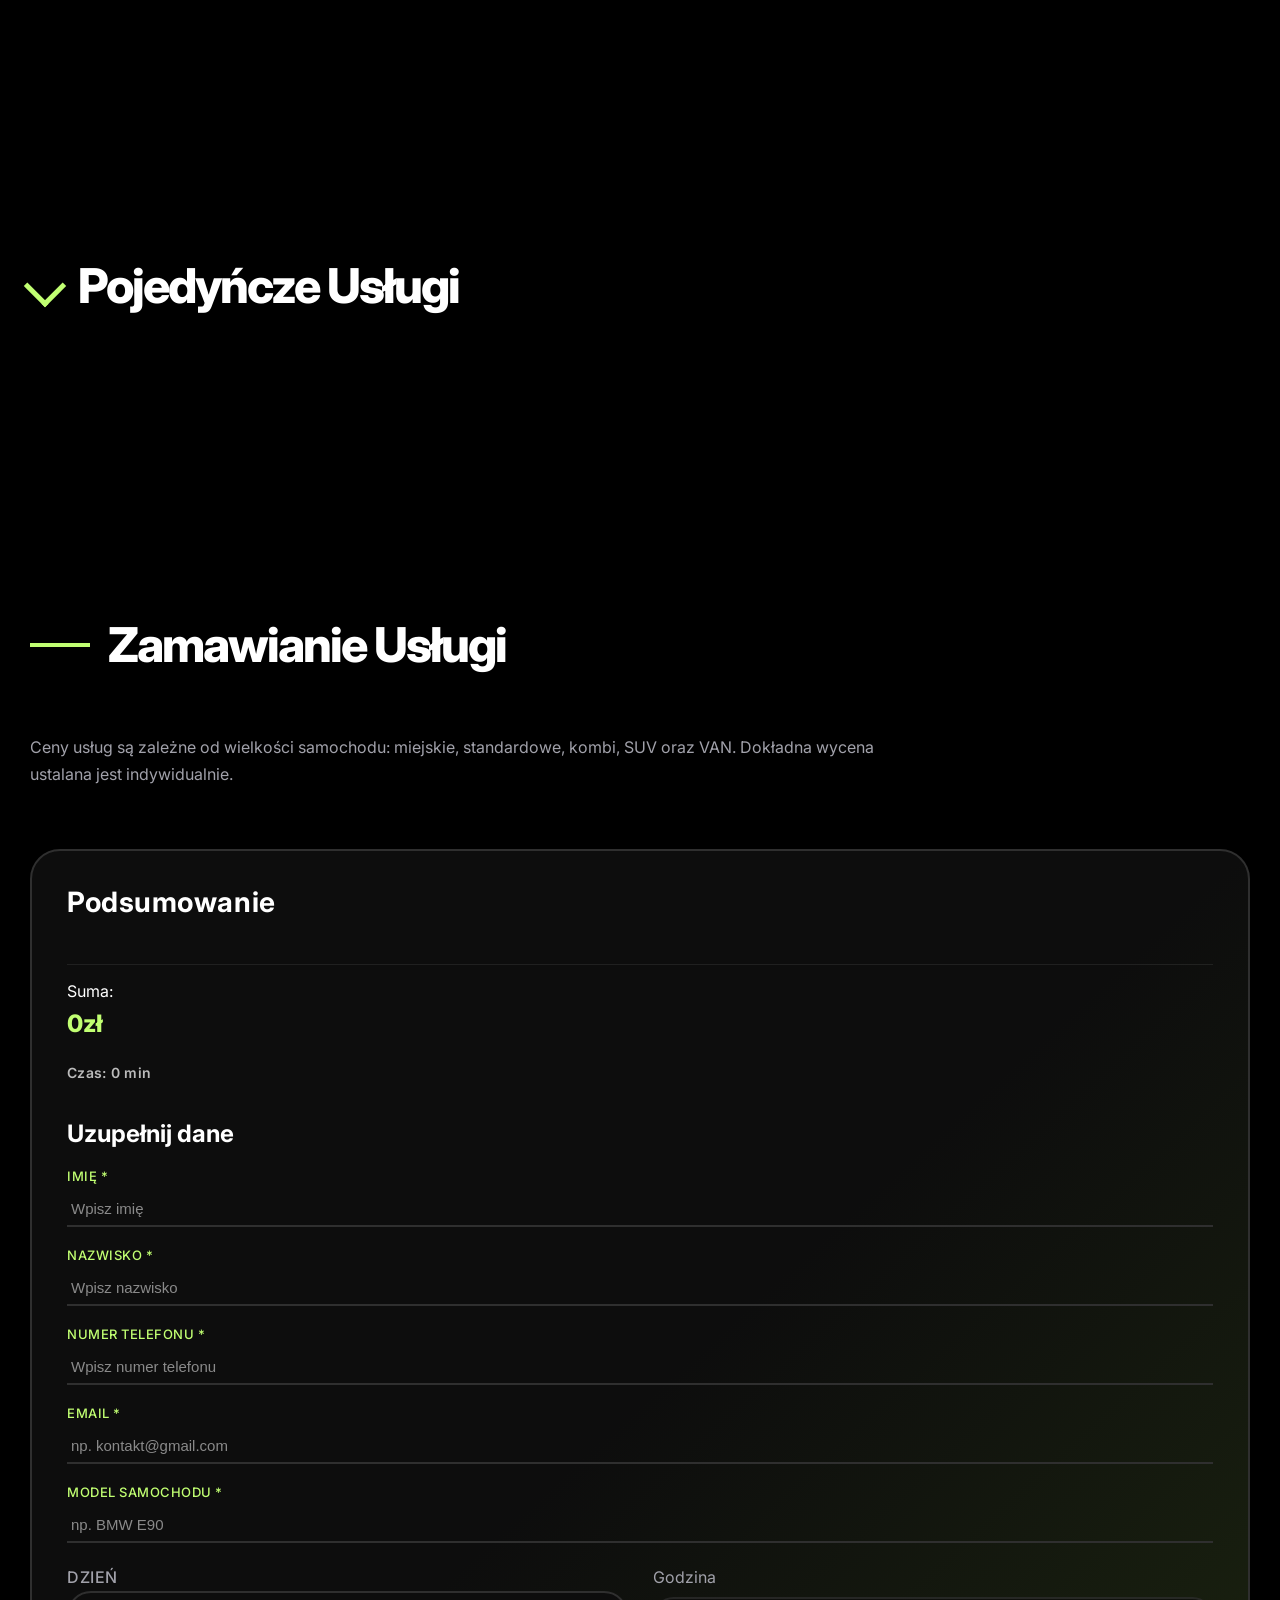
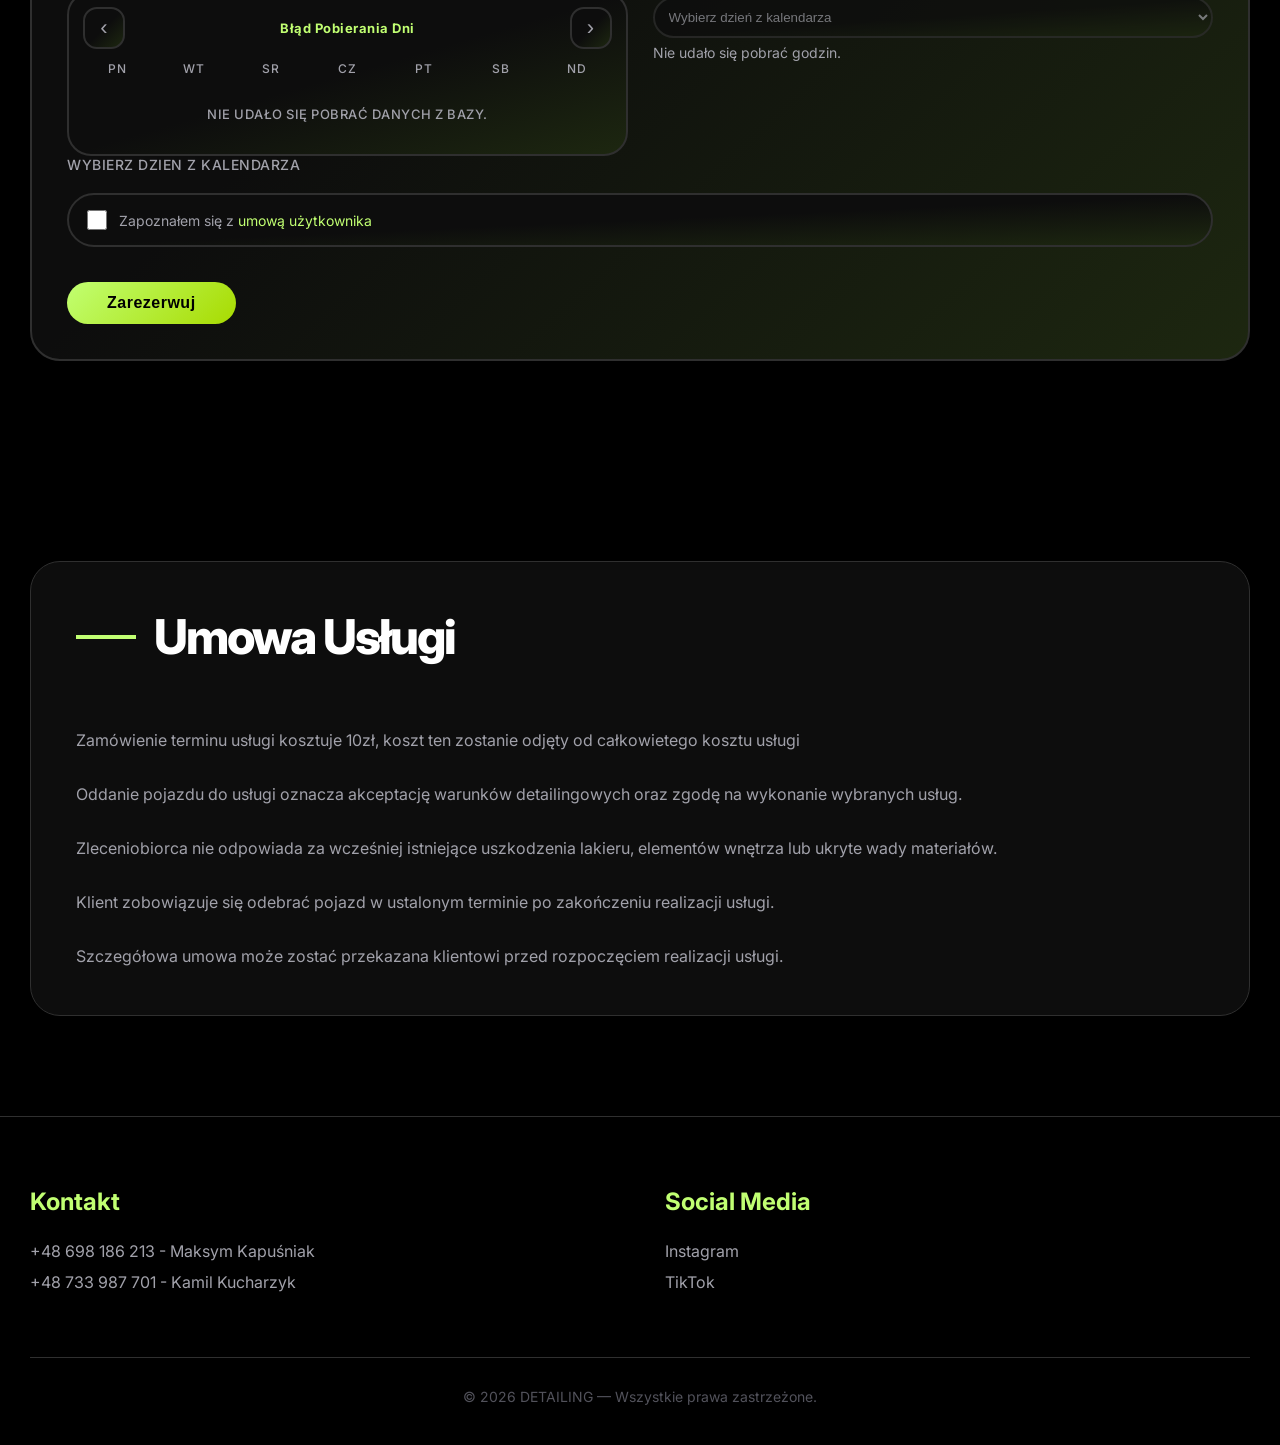
<file: main.html>
<!DOCTYPE html>
<html lang="pl">

<head>
  <meta charset="UTF-8" />
  <meta name="viewport" content="width=device-width, initial-scale=1.0" />

  <title>Brothers Detailing</title>

  <link rel="preconnect" href="https://fonts.googleapis.com">
  <link rel="preconnect" href="https://fonts.gstatic.com" crossorigin>
  <link href="https://fonts.googleapis.com/css2?family=Inter:wght@300;400;500;600;700;800;900&display=swap"
    rel="stylesheet">
  <link rel="stylesheet" href="style.css">
  <link rel="preconnect" href="https://fonts.googleapis.com">
  <link rel="preconnect" href="https://fonts.gstatic.com" crossorigin>
  <link rel="icon" type="png" href="Img/icon.png">

  <link href="https://fonts.googleapis.com/css2?family=Anton&display=swap" rel="stylesheet">

</head>

<body>

  <a href="#pakiety">
    <section class="hero">
      <div class="container">

        <h1>BROTHERS</h1>
        <div class="logo-line"></div>
        <h1 class="hero-detailing">DETAILING</h1>
        <p>
          Strona służy jako cennik, zamawianie usług online dostępne w przyszłości.
        </p><br>
        <p class="arrow"></p><!--z dedykacją dla ulu-->
      </div>
    </section>
  </a>

  <section>
    <div class="sidebar sidebar-floating" id="sidebar">
      <div class="card normal">
        <h3 class="sidebar-title">Podsumowanie</h3>

        <div class="text-muted" id="list"></div>

        <div class="total catd-top">
          Suma: <span class="price-normal"><span id="total">0</span>zł</span>
        </div><br>
        <button>Przenieś do Zamówienia</button>
        <button id="clear-cart" class="clear-btn">Wyczyść</button>
      </div>
    </div>

    <section id="pakiety"><!--Pakiety-->
      <div class="container">
        <div class="vehicle-size-panel card normal">
          <div class="card-top vehicle-size-panel__top">
            <div>              
              <h3>Wybierz wielkość samochodu</h3>
            </div>
            <div class="vehicle-size-panel__hint">Wpływa na wycenę usług</div>
          </div>

          <div class="vehicle-size-grid" role="radiogroup" aria-label="Wielkość samochodu">
            <label class="vehicle-size-option vehicle-size-option--small">
              <input type="radio" name="carSize" value="small">
              <span class="vehicle-size-option__icon" aria-hidden="true">
                <svg viewBox="0 0 72 48" role="img" focusable="false">
                  <path d="M14 30h40c4.6 0 7.8 1.8 9 5l2 5H6l2-5c1.2-3.2 4.4-5 6-5Z" fill="none" stroke="currentColor" stroke-width="3.2" stroke-linejoin="round"/>
                  <path d="M20 29 27 18h18l7 11" fill="none" stroke="currentColor" stroke-width="3.2" stroke-linejoin="round"/>
                  <circle cx="22" cy="40" r="5" fill="none" stroke="currentColor" stroke-width="3.2"/>
                  <circle cx="50" cy="40" r="5" fill="none" stroke="currentColor" stroke-width="3.2"/>
                  <path d="M28 23h12" fill="none" stroke="currentColor" stroke-width="3.2" stroke-linecap="round"/>
                </svg>
              </span>
              <span class="vehicle-size-option__content">
                <strong>Mały</strong>
                <span>Hatchbacki i auta miejskie. Szybsza obsługa, zwrotne nadwozie, mniej zakamarków do czyszczenia.</span>
              </span>
            </label>

            <label class="vehicle-size-option vehicle-size-option--medium">
              <input type="radio" name="carSize" value="medium" checked>
              <span class="vehicle-size-option__icon" aria-hidden="true">
                <svg viewBox="0 0 72 48" role="img" focusable="false">
                  <path d="M6 31h52c4.8 0 8.4 1.9 10 5.8L69 40H3l1.2-3.2C5.4 32.9 7.6 31 6 31Z" fill="none" stroke="currentColor" stroke-width="3.2" stroke-linejoin="round"/>
                  <path d="M13 30 19 20h23l7 5h6l5 6.8" fill="none" stroke="currentColor" stroke-width="3.2" stroke-linejoin="round"/>
                  <path d="M19 20.2 24.5 15H39l5.4 5.2" fill="none" stroke="currentColor" stroke-width="3.2" stroke-linejoin="round"/>
                  <path d="M24 20.5h29" fill="none" stroke="currentColor" stroke-width="3.2" stroke-linecap="round"/>
                  <path d="M27 25.5h18" fill="none" stroke="currentColor" stroke-width="3.2" stroke-linecap="round"/>
                  <circle cx="20" cy="40" r="5" fill="none" stroke="currentColor" stroke-width="3.2"/>
                  <circle cx="54" cy="40" r="5" fill="none" stroke="currentColor" stroke-width="3.2"/>
                </svg>
              </span>
              <span class="vehicle-size-option__content">
                <strong>Średni</strong>
                <span>Sedany, kombi i większość popularnych aut. Złoty środek między czasem pracy a ilością powierzchni.</span>
              </span>
            </label>

            <label class="vehicle-size-option vehicle-size-option--large">
              <input type="radio" name="carSize" value="large">
              <span class="vehicle-size-option__icon" aria-hidden="true">
                <svg viewBox="0 0 72 48" role="img" focusable="false">
                  <path d="M5 31h60c4.8 0 8.2 2 9.5 6L76 40H-4l1.5-3.5C-1.2 33 2.2 31 5 31Z" fill="none" stroke="currentColor" stroke-width="3.2" stroke-linejoin="round"/>
                  <path d="M13 30 19 16h34l8 14" fill="none" stroke="currentColor" stroke-width="3.2" stroke-linejoin="round"/>
                  <path d="M20 16.5 26 11h21l5 5.5" fill="none" stroke="currentColor" stroke-width="3.2" stroke-linejoin="round"/>
                  <path d="M25 24h21" fill="none" stroke="currentColor" stroke-width="3.2" stroke-linecap="round"/>
                  <circle cx="19" cy="40" r="5" fill="none" stroke="currentColor" stroke-width="3.2"/>
                  <circle cx="56" cy="40" r="5" fill="none" stroke="currentColor" stroke-width="3.2"/>
                </svg>
              </span>
              <span class="vehicle-size-option__content">
                <strong>Duży</strong>
                <span>SUV-y, vany i większe bryły. Więcej przestrzeni, większa powierzchnia i dokładniejsze dopasowanie wyceny.</span>
              </span>
            </label>
          </div>
        </div>

        <div class="section-title">
          <div class="line"></div>
          <h2>Pakiety</h2>
        </div>

        <div id="packages-root"></div>
      </div>
    </section>

    <section><!--Usługi-->
      <div class="container">
        <details class="services-collapse">
          <summary class="section-title services-collapse__summary">
            <div class="services-toggle-mark arrow" aria-hidden="true"></div>
            <h2>Pojedyńcze Usługi</h2>
          </summary>

          <div class="services-collapse__content">
            <p class="note">
              Ceny usług są zależne od wielkości samochodu: miejskie, standardowe, kombi, SUV oraz VAN. Dokładna wycena
              ustalana jest indywidualnie.
            </p>
            <div id="services-root"></div>
          </div>
        </details>
      </div>
    </section>
  </section>
  <section><!--Zamawianie-->
    <div class="container">
      <div class="section-title">
        <div class="line"></div>
        <h2>Zamawianie Usługi</h2>
      </div>
      <p class="note">
        Ceny usług są zależne od wielkości samochodu: miejskie, standardowe, kombi, SUV oraz VAN. Dokładna wycena
        ustalana jest indywidualnie.
      </p>


      <div class="card normal">
        <div id="sidebar">
          <h3 class="sidebar-title">Podsumowanie</h3>

          <div class="text-muted" id="list"></div>

          <div class="total catd-top">
            Suma: <span class="price-normal"><span id="total">0</span>zł</span>
            <div class="service-duration service-duration--compact">Czas: <span id="total-time">0 min</span></div>
          </div>
        </div><br>

        <form class="zamowienie">
          <h2>Uzupełnij dane</h2>
          <div class="form-group">
            <label for="firstName">Imię *</label>
            <input type="text" id="firstName" placeholder="Wpisz imię" required>
          </div>

          <div class="form-group">
            <label for="lastName">Nazwisko *</label>
            <input type="text" id="lastName" placeholder="Wpisz nazwisko" required>
          </div>

          <div class="form-group">
            <label for="phone">Numer telefonu *</label>
            <input type="tel" id="phone" placeholder="Wpisz numer telefonu" required>
          </div>

          <div class="form-group">
            <label for="email">Email *</label>
            <input type="email" id="email" name="email" placeholder="np. kontakt@gmail.com" required>
          </div>
          <div class="form-group">
            <label for="carModel">Model samochodu *</label>
            <input type="text" id="carModel" name="carModel" placeholder="np. BMW E90" required>
          </div>
          <div class="grid-form">

            <div class="form-group">
              <label for="dzien">
                <p>Dzień</p>
                <input type="hidden" id="dzien" name="dzien" required>
                <div class="day-picker" aria-label="Kalendarz wyboru dnia">
                  <div class="day-picker__header">
                    <button type="button" id="day-prev" aria-label="Poprzedni miesiac">&lsaquo;</button>
                    <div id="day-month" class="day-picker__month">Wczytywanie...</div>
                    <button type="button" id="day-next" aria-label="Nastepny miesiac">&rsaquo;</button>
                  </div>
                  <div class="day-picker__weekdays">
                    <span>Pn</span>
                    <span>Wt</span>
                    <span>Sr</span>
                    <span>Cz</span>
                    <span>Pt</span>
                    <span>Sb</span>
                    <span>Nd</span>
                  </div>
                  <div id="day-grid" class="day-picker__grid"></div>
                </div>
                <div id="day-selected" class="day-picker__selected">Wybierz dzien z kalendarza</div>
              </label>
            </div>

            <div class="form-group">
              <p>Godzina</p>
              <select id="godzina" name="godzina" required disabled>
                <option value="">Wybierz dzień z kalendarza</option>
              </select>
              <div id="time-selected" class="day-picker__selected">Wybierz dzień z kalendarza, aby zobaczyć dostępne
                godziny</div>
            </div>
          </div>
          <label class="zapoznanie">
            <input type="checkbox" required>
            <span>Zapoznałem się z <a href="#umowa">umową użytkownika</a></span>
          </label>
          <div class="submit-container"><button onclick="goPay(event)" class="btn-rezerwuj">Zarezerwuj</button></div>
        </form>
      </div>

  </section>

  <section><!--Umowa-->
    <div class="container" id="umowa">
      <div class="contract">

        <div class="section-title">
          <div class="line"></div>
          <h2>Umowa Usługi</h2>
        </div>

        <div class="contract-content">
          <p>
            Zamówienie terminu usługi kosztuje 10zł, koszt ten zostanie odjęty od całkowietego kosztu usługi
          </p>

          <p>
            Oddanie pojazdu do usługi oznacza akceptację warunków detailingowych oraz zgodę na wykonanie wybranych
            usług.
          </p>

          <p>
            Zleceniobiorca nie odpowiada za wcześniej istniejące uszkodzenia lakieru, elementów wnętrza lub ukryte wady
            materiałów.
          </p>

          <p>
            Klient zobowiązuje się odebrać pojazd w ustalonym terminie po zakończeniu realizacji usługi.
          </p>

          <p>
            Szczegółowa umowa może zostać przekazana klientowi przed rozpoczęciem realizacji usługi.
          </p>
        </div>

      </div>
    </div>
  </section>

  <footer>
    <div class="container">

      <div class="footer-grid">

        <div>
          <h3>Kontakt</h3>

          <p>+48 698 186 213 - Maksym Kapuśniak</p>
          <p>+48 733 987 701 - Kamil Kucharzyk</p>
        </div>

        <div>
          <h3>Social Media</h3>

          <a href="https://www.instagram.com/br0thersdetailing/">Instagram</a><br>
          <a href="https://www.tiktok.com/@brothers_detailing_">TikTok</a>
        </div>

      </div>

      <div class="copyright">
        © 2026 DETAILING — Wszystkie prawa zastrzeżone.
      </div>

    </div>
  </footer>


  <script>
    function highlightCard(id) {
      const el = document.getElementById(id);
      if (!el) return;

      // scroll do elementu
      el.scrollIntoView({ behavior: "smooth", block: "center" });

      // reset efektu
      el.classList.remove("highlight");

      // odpalenie highlight OD RAZU po kliknięciu
      setTimeout(() => {
        el.classList.add("highlight");
      }, 500);

      // usunięcie efektu
      setTimeout(() => {
        el.classList.remove("highlight");
      }, 2000);
    }

    function highlightCard(id) {
      const el = document.getElementById(id);
      if (!el) return;

      el.scrollIntoView({
        behavior: "smooth",
        block: "center"
      });

      el.classList.remove("highlight");

      setTimeout(() => {
        el.classList.add("highlight");
      }, 300);

      setTimeout(() => {
        el.classList.remove("highlight");
      }, 2000);
    }

    const sidebar = document.getElementById("sidebar");
    const listEls = document.querySelectorAll("#list, #list-form");
    const totalEls = document.querySelectorAll("#total, #total-form");
    const timeTotalEls = document.querySelectorAll("#total-time, #total-time-form");
    const dzienSelect = document.getElementById("dzien");
    const carSizeOptions = document.querySelectorAll('input[name="carSize"]');
    const packagesRoot = document.getElementById("packages-root");
    const checkoutForm = document.querySelector("form.zamowienie");
    let isCheckoutVisible = false;
    let cachedServiceCategories = [];
    let cachedServices = [];
    let cachedPackages = [];
    let cachedPackageItems = [];
    const CAR_SIZE_DEFAULT = "medium";
    const CAR_SIZE_LABELS = {
      small: "Mały",
      medium: "Średni",
      large: "Duży"
    };

    function normalizeCarSize(value) {
      if (value === "small" || value === "medium" || value === "large") {
        return value;
      }

      return CAR_SIZE_DEFAULT;
    }

    function getSelectedCarSize() {
      const selected = document.querySelector('input[name="carSize"]:checked');
      const value = normalizeCarSize(selected?.value);

      return {
        value,
        label: CAR_SIZE_LABELS[value] || CAR_SIZE_LABELS.small
      };
    }

    function syncCarSizeSelection() {
      const selected = getSelectedCarSize();
      carSizeOptions.forEach((input) => {
        const option = input.closest(".vehicle-size-option");
        if (!option) return;
        option.classList.toggle("is-selected", input.value === selected.value && input.checked);
      });
    }

    function getSizedNumber(row, baseName, size) {
      const normalizedSize = normalizeCarSize(size);
      const sizedKey = `${baseName}_${normalizedSize}`;
      const fallbackKey = baseName;

      const sizedValue = row?.[sizedKey];
      if (sizedValue !== undefined && sizedValue !== null && sizedValue !== "") {
        const parsed = Number(sizedValue);
        return Number.isFinite(parsed) ? parsed : 0;
      }

      const fallbackValue = row?.[fallbackKey];
      if (fallbackValue !== undefined && fallbackValue !== null && fallbackValue !== "") {
        const parsed = Number(fallbackValue);
        return Number.isFinite(parsed) ? parsed : 0;
      }

      return 0;
    }

    function formatMoneyAmount(value) {
      const number = Number(value);
      const safeValue = Number.isFinite(number) ? number : 0;
      return `${safeValue.toLocaleString("pl-PL", {
        minimumFractionDigits: safeValue % 1 === 0 ? 0 : 2,
        maximumFractionDigits: 2
      })}zł`;
    }

    function createBookingId() {
      if (window.crypto?.randomUUID) {
        return window.crypto.randomUUID();
      }

      const bytes = new Uint8Array(16);
      window.crypto.getRandomValues(bytes);
      bytes[6] = (bytes[6] & 0x0f) | 0x40;
      bytes[8] = (bytes[8] & 0x3f) | 0x80;
      const hex = Array.from(bytes, (byte) => byte.toString(16).padStart(2, "0"));

      return [
        hex.slice(0, 4).join(""),
        hex.slice(4, 6).join(""),
        hex.slice(6, 8).join(""),
        hex.slice(8, 10).join(""),
        hex.slice(10, 16).join("")
      ].join("-");
    }

    async function createBookingRecord(payload) {
      const response = await fetch(`${SUPABASE_URL}/rest/v1/${BOOKINGS_TABLE}`, {
        method: "POST",
        headers: {
          apikey: SUPABASE_ANON_KEY,
          Authorization: `Bearer ${SUPABASE_ANON_KEY}`,
          "Content-Type": "application/json",
          Prefer: "return=minimal",
          Accept: "application/json"
        },
        body: JSON.stringify(payload)
      });

      const responseText = await response.text();

      if (!response.ok) {
        throw new Error(`Supabase bookings HTTP ${response.status}: ${responseText}`);
      }

      if (!payload?.id) {
        throw new Error("Brak identyfikatora rezerwacji po zapisie.");
      }

      if (!responseText.trim()) {
        return { id: payload.id };
      }

      const rows = JSON.parse(responseText);
      return Array.isArray(rows) ? rows[0] : rows;
    }

    async function fetchSupabaseJsonWithFallback(basePath, selectQueries, label, extraQuery = "") {
      let lastError = null;

      for (const selectQuery of selectQueries) {
        const response = await fetch(
          `${basePath}?select=${selectQuery}${extraQuery}`,
          {
            headers: {
              apikey: SUPABASE_ANON_KEY,
              Authorization: `Bearer ${SUPABASE_ANON_KEY}`,
              Accept: "application/json"
            }
          }
        );

        if (response.ok) {
          return response.json();
        }

        const details = await response.text();
        lastError = new Error(`${label} HTTP ${response.status}: ${details}`);
      }

      throw lastError || new Error(`Nie udało się pobrać danych: ${label}`);
    }

    function getServicePriceForSize(service, size) {
      return getSizedNumber(service, "price_amount", size);
    }

    function getServiceDurationForSize(service, size) {
      return getSizedNumber(service, "duration_minutes", size);
    }

    function getPackagePriceForSize(packageRow, size) {
      return getSizedNumber(packageRow, "total_price_amount", size);
    }

    function getPackageItemsForRow(packageRow, servicesById, servicesBySlug) {
      const sourceItems = Array.isArray(packageRow?.package_items) && packageRow.package_items.length
        ? packageRow.package_items
        : (cachedPackageItems || []).filter((item) => item?.package_id === packageRow?.id);

      const activeItems = sourceItems
        .map((item) => {
          const service =
            servicesById.get(item?.service_id) ||
            item?.service ||
            item?.services ||
            item?.service_details ||
            servicesBySlug.get(item?.service?.slug);

          if (!service?.is_active) return null;
          return { ...item, service };
        })
        .filter(Boolean)
        .sort((a, b) => (a.item_order ?? 0) - (b.item_order ?? 0));

      if (activeItems.length) {
        return activeItems;
      }

      return (PACKAGE_SERVICE_SLUGS[packageRow?.slug] || [])
        .map((slug, index) => {
          const service = servicesBySlug.get(slug);
          if (!service?.is_active) return null;
          return { item_order: index + 1, service };
        })
        .filter(Boolean);
    }

    function updatePricingForSelectedCarSize() {
      const { value: carSize } = getSelectedCarSize();
      const servicesById = new Map(
        cachedServices
          .filter((service) => service?.id)
          .map((service) => [service.id, service])
      );
      const servicesBySlug = new Map(
        cachedServices
          .filter((service) => service?.slug)
          .map((service) => [service.slug, service])
      );

      cachedServices.forEach((service) => {
        if (!service?.slug) return;

        const card = document.getElementById(service.slug);
        if (!card) return;

        const price = getServicePriceForSize(service, carSize);
        const duration = getServiceDurationForSize(service, carSize);
        const input = card.querySelector('input[data-price]');
        const priceEl = card.querySelector("[data-service-price]");
        const durationEl = card.querySelector("[data-service-duration]");

        if (input) {
          input.dataset.price = String(price);
          input.dataset.duration = String(duration);
        }

        if (priceEl) {
          priceEl.textContent = `${formatMoneyAmount(price)}`;
        }

        if (durationEl) {
          durationEl.textContent = duration > 0
            ? `Czas: ${formatDuration(duration)}`
            : "Czas ustalany indywidualnie";
        }
      });

      cachedPackages.forEach((packageRow) => {
        const packageId = String(packageRow?.slug || packageRow?.id || "");
        if (!packageId) return;

        const card = document.getElementById(packageId);
        if (!card) return;

        const price = getPackagePriceForSize(packageRow, carSize);
        const displayItems = getPackageItemsForRow(packageRow, servicesById, servicesBySlug);
        const computedDuration = displayItems.reduce(
          (sum, item) => sum + getServiceDurationForSize(item?.service, carSize),
          0
        );
        const duration = computedDuration || Number(packageRow?.total_duration_minutes ?? 0);
        const input = card.querySelector('input[data-price]');
        const priceEl = card.querySelector("[data-package-price]");
        const durationEl = card.querySelector("[data-package-duration]");

        if (input) {
          input.dataset.price = String(price);
          input.dataset.duration = String(duration);
        }

        if (priceEl) {
          priceEl.textContent = `${formatMoneyAmount(price)}`;
        }

        if (durationEl) {
          durationEl.textContent = `Czas: ${formatDuration(duration)}`;
        }
      });

      syncCarSizeSelection();
      update();
    }

    function selectWithFilter(basePath, selectQueries, label, extraQuery = "") {
      return fetchSupabaseJsonWithFallback(basePath, selectQueries, label, extraQuery);
    }

    carSizeOptions.forEach((input) => {
      input.addEventListener("change", () => {
        syncCarSizeSelection();
        updatePricingForSelectedCarSize();
      });
    });
    syncCarSizeSelection();

    function syncFloatingSidebarVisibility() {
      if (!sidebar) return;

      const hasItems = document.querySelectorAll('.card input[data-price]:checked').length > 0;
      const shouldShow = hasItems && !isCheckoutVisible;

      sidebar.classList.toggle("show", shouldShow);
      sidebar.classList.toggle("is-hidden", hasItems && isCheckoutVisible);
    }

    if (checkoutForm && "IntersectionObserver" in window) {
      const checkoutObserver = new IntersectionObserver(
        ([entry]) => {
          isCheckoutVisible = Boolean(entry?.isIntersecting);
          syncFloatingSidebarVisibility();
        },
        {
          threshold: 0.12
        }
      );

      checkoutObserver.observe(checkoutForm);
    }

    // Konfiguracja Supabase do pobierania dostępnych dni.
    // Jeśli Twoja tabela lub kolumny mają inne nazwy, zmień je tutaj.
    const SUPABASE_URL = "https://dvaeypdoxkldomgewvyf.supabase.co";
    const SUPABASE_ANON_KEY = "eyJhbGciOiJIUzI1NiIsInR5cCI6IkpXVCJ9.eyJpc3MiOiJzdXBhYmFzZSIsInJlZiI6ImR2YWV5cGRveGtsZG9tZ2V3dnlmIiwicm9sZSI6ImFub24iLCJpYXQiOjE3NzkzNzkyNzgsImV4cCI6MjA5NDk1NTI3OH0.sbquV3e3NVXly4faRTM0l3MN2DQWk5Z7xpw6ByOsSdk";
    const DAYS_TABLE = "workinghours";
    const DAY_VALUE_COLUMN = "date";
    const DAY_LABEL_COLUMN = "date";
    const START_TIME_COLUMN = "start_time";
    const END_TIME_COLUMN = "end_time";

    function setDayOptions(message) {
      if (!dzienSelect) return;

      dzienSelect.innerHTML = "";

      const option = document.createElement("option");
      option.value = "";
      option.textContent = message;
      dzienSelect.appendChild(option);
    }

    async function loadDaysFromSupabase() {
      if (!dzienSelect) return;

      if (!SUPABASE_ANON_KEY || SUPABASE_ANON_KEY.includes("WSTAW_TUTAJ")) {
        setDayOptions("Uzupełnij klucz Supabase");
        return;
      }

      setDayOptions("Wczytywanie...");

      try {
        const response = await fetch(
          `${SUPABASE_URL}/rest/v1/${DAYS_TABLE}?select=${DAY_VALUE_COLUMN},${DAY_LABEL_COLUMN}&order=${DAY_VALUE_COLUMN}.asc`,
          {
            headers: {
              apikey: SUPABASE_ANON_KEY,
              Authorization: `Bearer ${SUPABASE_ANON_KEY}`,
              Accept: "application/json"
            }
          }
        );

        if (!response.ok) {
          const details = await response.text();
          throw new Error(`Supabase HTTP ${response.status}: ${details}`);
        }

        const rows = await response.json();

        if (!Array.isArray(rows) || rows.length === 0) {
          setDayOptions("Brak rekordów lub brak dostępu");
          console.warn(
            "Supabase zwrócił pustą tablicę. Jeśli rekordy istnieją, sprawdź RLS i politykę SELECT dla tabeli workinghours."
          );
          return;
        }

        dzienSelect.innerHTML = "";

        const placeholder = document.createElement("option");
        placeholder.value = "";
        placeholder.textContent = "Wybierz dzień";
        placeholder.disabled = true;
        placeholder.selected = true;
        dzienSelect.appendChild(placeholder);

        rows.forEach((row) => {
          const value = row[DAY_VALUE_COLUMN] ?? row.value ?? row.nazwa ?? row.name ?? "";
          const label = row[DAY_LABEL_COLUMN] ?? row.nazwa ?? row.name ?? row.value ?? value;

          if (!value) return;

          const option = document.createElement("option");
          option.value = String(value);
          option.textContent = String(label);
          dzienSelect.appendChild(option);
        });

      } catch (error) {
        console.error("Nie udało się pobrać dni z Supabase:", error);
        setDayOptions("Błąd pobierania dni");
      }
    }

    const dzienInput = document.getElementById("dzien");
    const dayMonthEl = document.getElementById("day-month");
    const dayGridEl = document.getElementById("day-grid");
    const daySelectedEl = document.getElementById("day-selected");
    const dayPrevBtn = document.getElementById("day-prev");
    const dayNextBtn = document.getElementById("day-next");
    const servicesRoot = document.getElementById("services-root");
    const servicesCollapse = document.querySelector("details.services-collapse");

    function syncServicesToggleMark() {
      if (!servicesCollapse) return;

      const mark = servicesCollapse.querySelector(".services-toggle-mark");
      if (!mark) return;

      mark.classList.toggle("arrow", !servicesCollapse.open);
      mark.classList.toggle("line", servicesCollapse.open);
    }

    if (servicesCollapse) {
      servicesCollapse.addEventListener("toggle", syncServicesToggleMark);
      syncServicesToggleMark();
    }

    function syncCollapseToggleMark(collapse) {
      if (!collapse) return;

      const mark = collapse.querySelector(".services-toggle-mark");
      if (!mark) return;

      mark.classList.toggle("arrow", !collapse.open);
      mark.classList.toggle("line", collapse.open);
    }

    const SERVICE_CATEGORIES_TABLE = "service_categories";
    const SERVICES_TABLE = "services";
    const PACKAGES_TABLE = "packages";
    const PACKAGE_ITEMS_TABLE = "package_items";
    const BOOKINGS_TABLE = "bookings";
    const PACKAGE_SERVICE_SLUGS = {
      basic: ["odkurzanie-wnetrza", "czyszczenie-plastikow"],
      standard: ["mycie-zewnetrzne", "czyszczenie-plastikow", "odkurzanie-wnetrza"],
      "standard-premium": [
        "mycie-zewnetrzne-premium",
        "czyszczenie-plastikow-premium",
        "odkurzanie-wnetrza",
        "dressing-opon"
      ],
      pranie: ["pranie-dywanikow-premium", "pranie-wszystkie-fotele", "pranie-podlokietnikow"],
      "skora-premium": [
        "impregnacja-skory",
        "skora-czyszczenie-skory",
        "skora-tylna-kanapa",
        "skora-czyszczenie-podlokietnikow",
        "skora-czyszczenie-boczkow-drzwi"
      ],
      "full-pakiet": [
        "mycie-zewnetrzne-premium",
        "czyszczenie-plastikow-premium",
        "odkurzanie-wnetrza",
        "dressing-opon",
        "pranie-dywanikow-premium",
        "pranie-wszystkie-fotele",
        "pranie-podlokietnikow"
      ],
      "full-pakiet-skora": [
        "mycie-zewnetrzne-premium",
        "czyszczenie-plastikow-premium",
        "odkurzanie-wnetrza",
        "dressing-opon",
        "pranie-dywanikow-premium",
        "pranie-wszystkie-fotele",
        "pranie-podlokietnikow",
        "impregnacja-skory",
        "skora-czyszczenie-skory",
        "skora-tylna-kanapa",
        "skora-czyszczenie-podlokietnikow",
        "skora-czyszczenie-boczkow-drzwi"
      ]
    };

    const monthNamesPl = [
      "stycznia",
      "lutego",
      "marca",
      "kwietnia",
      "maja",
      "czerwca",
      "lipca",
      "sierpnia",
      "września",
      "października",
      "listopada",
      "grudnia"
    ];

    let allowedDays = new Set();
    let allowedDayList = [];
    let selectedDay = "";
    let visibleMonth = new Date();
    visibleMonth.setDate(1);
    visibleMonth.setHours(0, 0, 0, 0);

    function getServiceInputs() {
      return document.querySelectorAll('.card input[data-price]');
    }

    function getCardTitleHtml(card) {
      return card?.querySelector(".card-top h3")?.innerHTML || card?.querySelector("h3")?.innerHTML || "";
    }

    function toggleCardSelection(card) {
      if (!card) return;

      const input = card.querySelector('input[data-price]');
      if (!input) return;

      if (input.type === "radio") {
        const groupName = input.name;
        const wasChecked = input.checked;

        document.querySelectorAll(`input[type="radio"][name="${groupName}"]`).forEach((radio) => {
          radio.checked = false;
        });

        input.checked = !wasChecked;
      } else {
        input.checked = !input.checked;
      }

      update();
    }

    function toggleCardCollapse(button) {
      if (!button) return;

      const card = button.closest(".card");
      if (!card) return;

      const targetId = button.getAttribute("aria-controls");
      const collapse = targetId ? document.getElementById(targetId) : card.querySelector(".card-collapse");
      if (!collapse) return;

      const isOpen = !collapse.hasAttribute("hidden");
      if (isOpen) {
        collapse.setAttribute("hidden", "");
        button.setAttribute("aria-expanded", "false");
        button.textContent = "Opis";
      } else {
        collapse.removeAttribute("hidden");
        button.setAttribute("aria-expanded", "true");
        button.textContent = "Zwiń";
      }
    }

    function getServicePriceClass(service, category) {
      const classList = new Set([
        ...(Array.isArray(service?.css_classes) ? service.css_classes : [])
      ]);

      if (classList.has("dressing")) return "price-dressing";
      if (classList.has("premium")) return "price-premium";
      if (classList.has("pranie")) return "price-pranie";
      if (classList.has("skora")) return "price-skora";

      return "price-normal";
    }

    function getServiceCardClasses(service, category) {
      const classes = new Set([
        "card",
        ...(Array.isArray(service?.css_classes) ? service.css_classes : [])
      ]);

      return [...classes].filter(Boolean).join(" ");
    }

    function getPackagePriceClass(packageRow) {
      const classList = new Set([
        ...(Array.isArray(packageRow?.css_classes) ? packageRow.css_classes : [])
      ]);

      if (classList.has("full")) return "price-full";
      if (classList.has("premium")) return "price-premium";
      if (classList.has("pranie")) return "price-pranie";
      if (classList.has("skora")) return "price-skora";

      return "price-normal";
    }

    function getPackageCardClasses(packageRow) {
      const classes = new Set([
        "card",
        ...(Array.isArray(packageRow?.css_classes) ? packageRow.css_classes : [])
      ]);

      return [...classes].filter(Boolean).join(" ");
    }

    function getPackageItemDotClass(service) {
      const classList = new Set([
        ...(Array.isArray(service?.css_classes) ? service.css_classes : [])
      ]);

      if (classList.has("dressing")) return "dot-dressing";
      if (classList.has("skora")) return "dot-skora";
      if (classList.has("pranie")) return "dot-pranie";
      if (classList.has("premium")) return "dot-premium";

      return "dot";
    }

    function getAccentClass(source) {
      const classList = new Set([
        ...(Array.isArray(source?.css_classes) ? source.css_classes : [])
      ]);

      if (classList.has("dressing")) return "dressing";
      if (classList.has("full")) return "full";
      if (classList.has("premium")) return "premium";
      if (classList.has("pranie")) return "pranie";
      if (classList.has("skora")) return "skora";
      if (classList.has("normal")) return "normal";

      return "normal";
    }

    function getCardButtonClass(source) {
      return `add-to-cart add-to-cart--${getAccentClass(source)}`;
    }

    function getCardButtonHtml(isSelected = false) {
      return `
    <span class="add-to-cart__label">${isSelected ? "W koszyku" : "Dodaj do koszyka"}</span>
  `;
    }

    function formatDuration(minutes) {
      const totalMinutes = Number(minutes ?? 0);

      if (!Number.isFinite(totalMinutes) || totalMinutes <= 0) {
        return "0 min";
      }

      if (totalMinutes <= 60) {
        return `${totalMinutes} min`;
      }

      const hours = Math.floor(totalMinutes / 60);
      const mins = totalMinutes % 60;
      return `${hours}:${String(mins).padStart(2, "0")}`;
    }

    function renderPackages(packages, packageItems, services) {
      if (!packagesRoot) return;

      if (!Array.isArray(packages) || !Array.isArray(packageItems) || !Array.isArray(services)) {
        packagesRoot.innerHTML = '<div class="note">Nie udało się wczytać pakietów z bazy.</div>';
        return;
      }

      const selectedCarSize = getSelectedCarSize().value;

      const servicesById = new Map(
        services
          .filter((service) => service?.id)
          .map((service) => [service.id, service])
      );

      const servicesBySlug = new Map(
        services
          .filter((service) => service?.slug)
          .map((service) => [service.slug, service])
      );

      const cardsHtml = packages
        .slice()
        .sort((a, b) => (a.display_order ?? 0) - (b.display_order ?? 0))
        .map((packageRow) => {
          if (!packageRow?.is_active) return "";

          const displayItems = getPackageItemsForRow(packageRow, servicesById, servicesBySlug);

          const cardClasses = getPackageCardClasses(packageRow);
          const priceClass = getPackagePriceClass(packageRow);
          const buttonClass = getCardButtonClass(packageRow);
          const packageId = String(packageRow.slug || packageRow.id || "");
          const priceValue = getPackagePriceForSize(packageRow, selectedCarSize);
          const priceText = `${formatMoneyAmount(priceValue)}`;
          const computedDurationMinutes = displayItems.reduce(
            (sum, item) => sum + getServiceDurationForSize(item?.service, selectedCarSize),
            0
          );
          const totalDurationMinutes = computedDurationMinutes || Number(packageRow.total_duration_minutes ?? 0);
          const durationText = `Czas: ${formatDuration(totalDurationMinutes)}`;

          const itemsHtml = displayItems.length
            ? displayItems
              .map(({ service }) => {
                const serviceSlug = String(service.slug || "");
                const dotClass = getPackageItemDotClass(service);
                const labelHtml = service.name_html || "";
                const href = serviceSlug ? `#${serviceSlug}` : "#";
                const onclick = serviceSlug ? ` onclick=\"highlightCard('${serviceSlug}')\"` : "";

                return `
                <a href="${href}"${onclick}>
                  <li>
                    <div class="${dotClass}"></div>
                    ${labelHtml.includes("<span") || labelHtml.includes("<div")
                    ? `<div>${labelHtml}</div>`
                    : labelHtml}
                  </li>
                </a>
              `;
              })
              .join("")
            : `
          <li class="note note-reset">
            Brak aktywnych usług w tym pakiecie
          </li>
        `;

          return `
        <div class="${cardClasses}" id="${packageId}">
          <input type="radio" name="pakiet" value="${packageRow.slug || packageId}" hidden data-price="${priceValue}" data-duration="${totalDurationMinutes}">
          <div class="card-top">
            <h3>${packageRow.name_html || ""}</h3>
            <div class="${priceClass}" data-package-price>${priceText}</div>
          </div>
          <div class="card-top card-top--compact">
            <div class="package-duration" data-package-duration>${durationText}</div>
   <button type="button" class="card-collapse-toggle card-collapse-toggle--${getAccentClass(packageRow)}" data-toggle-collapse aria-expanded="false" aria-controls="collapse-${packageId}">Opis</button>
          </div>
          <div class="card-collapse" id="collapse-${packageId}" hidden>
            <p>${packageRow.description_html || ""}</p>
            <ul class="package-list">
              ${itemsHtml}
            </ul>
          </div>
  <button type="button" class="${buttonClass}" data-toggle-cart>${getCardButtonHtml(false)}</button>
        </div>
      `;
        })
        .filter(Boolean)
        .join("");

      packagesRoot.innerHTML = cardsHtml
        ? `<div class="grid">${cardsHtml}</div>`
        : '<div class="note">Brak aktywnych pakietów do wyświetlenia.</div>';
    }

    function renderServices(categories, services) {
      if (!servicesRoot) return;

      if (!Array.isArray(categories) || !Array.isArray(services)) {
        servicesRoot.innerHTML = '<div class="note">Nie udało się wczytać usług z bazy.</div>';
        return;
      }

      const servicesByCategory = new Map();

      services.forEach((service) => {
        if (!service?.category_id) return;

        if (!servicesByCategory.has(service.category_id)) {
          servicesByCategory.set(service.category_id, []);
        }

        servicesByCategory.get(service.category_id).push(service);
      });

      const html = categories
        .map((category) => {
          const categoryServices = (servicesByCategory.get(category.id) || []).sort(
            (a, b) => (a.display_order ?? 0) - (b.display_order ?? 0)
          );

          if (!categoryServices.length) return "";

          const selectedCarSize = getSelectedCarSize().value;

          const headerClass = Array.isArray(category.css_classes) && category.css_classes.length
            ? category.css_classes.join(" ")
            : "podpunkt-header";

          const cards = categoryServices
            .map((service) => {
              const cardClasses = getServiceCardClasses(service, category);
              const priceClass = getServicePriceClass(service, category);
              const buttonClass = getCardButtonClass(service);
              const id = String(service.slug || "");
              const durationMinutes = getServiceDurationForSize(service, selectedCarSize);
              const priceAmount = getServicePriceForSize(service, selectedCarSize);
              const durationText = durationMinutes > 0 ? `Czas: ${formatDuration(durationMinutes)}` : "Czas ustalany indywidualnie";
              const priceText = `${formatMoneyAmount(priceAmount)}`;

              return `
            <div class="${cardClasses}" id="${id}">
              <input type="checkbox" value="${id}" data-price="${priceAmount}" data-duration="${durationMinutes}" hidden>
              <div class="card-top">
                <h3>${service.name_html || ""}</h3>
                <div class="${priceClass}" data-service-price>${priceText}</div>
              </div>
              <div class="card-top card-top--compact">
                <div class="service-duration" data-service-duration>${durationText}</div>
              </div>
              <div class="card-collapse">
                <p>${service.description_html || ""}</p>
              </div>
   <button type="button" class="${buttonClass}" data-toggle-cart>${getCardButtonHtml(false)}</button>
            </div>
          `;
            })
            .join("");

          return `
        <details class="service-category-collapse">
          <summary class="podpunkt service-category-collapse__summary">
            <div class="services-toggle-mark arrow" aria-hidden="true"></div>
            <h3 class="${headerClass}">
              ${category.name_html || ""}
            </h3>
            <div class="podpunkt-linia"></div>
          </summary>
          <div class="service-category-collapse__content">
            <div class="grid">
              ${cards}
            </div>
          </div>
        </details>
      `;
        })
        .join("");

      servicesRoot.innerHTML = html || '<div class="note">Brak aktywnych kategorii i usług do wyświetlenia.</div>';
      servicesRoot.querySelectorAll(".service-category-collapse").forEach(syncCollapseToggleMark);
    }

    async function loadServicesFromSupabase() {
      if (!servicesRoot && !packagesRoot) return;

      if (!SUPABASE_ANON_KEY || SUPABASE_ANON_KEY.includes("WSTAW_TUTAJ")) {
        if (servicesRoot) servicesRoot.innerHTML = '<div class="note">Uzupełnij klucz Supabase</div>';
        if (packagesRoot) packagesRoot.innerHTML = '<div class="note">Uzupełnij klucz Supabase</div>';
        return;
      }

      if (servicesRoot) servicesRoot.innerHTML = '<div class="note">Wczytywanie usług...</div>';
      if (packagesRoot) packagesRoot.innerHTML = '<div class="note">Wczytywanie pakietów...</div>';

      try {
        const [categories, services, packages, packageItems] = await Promise.all([
          fetchSupabaseJsonWithFallback(
            `${SUPABASE_URL}/rest/v1/${SERVICE_CATEGORIES_TABLE}`,
            ["id,slug,name_html,display_order,css_classes"],
            "Supabase categories",
            "&is_active=eq.true&order=display_order.asc"
          ),
          fetchSupabaseJsonWithFallback(
            `${SUPABASE_URL}/rest/v1/${SERVICES_TABLE}`,
            [
              "id,category_id,slug,name_html,description_html,price_amount_small,price_amount_medium,price_amount_large,duration_minutes_small,duration_minutes_medium,duration_minutes_large,display_order,css_classes",
              "id,category_id,slug,name_html,description_html,display_order,css_classes"
            ],
            "Supabase services",
            "&is_active=eq.true&order=display_order.asc"
          ),
          fetchSupabaseJsonWithFallback(
            `${SUPABASE_URL}/rest/v1/${PACKAGES_TABLE}`,
            [
              "id,slug,name_html,description_html,display_order,css_classes,total_price_amount_small,total_price_amount_medium,total_price_amount_large,is_active,package_items(item_order,service:services(id,slug,name_html,css_classes,is_active,price_amount_small,price_amount_medium,price_amount_large,duration_minutes_small,duration_minutes_medium,duration_minutes_large))",
              "id,slug,name_html,description_html,display_order,css_classes,is_active,package_items(item_order,service:services(id,slug,name_html,css_classes,is_active))"
            ],
            "Supabase packages",
            "&is_active=eq.true&order=display_order.asc"
          ),
          fetchSupabaseJsonWithFallback(
            `${SUPABASE_URL}/rest/v1/${PACKAGE_ITEMS_TABLE}`,
            ["package_id,service_id,item_order"],
            "Supabase package items",
            "&order=package_id.asc,item_order.asc"
          )
        ]);

        cachedServiceCategories = Array.isArray(categories) ? categories : [];
        cachedServices = Array.isArray(services) ? services : [];
        cachedPackages = Array.isArray(packages) ? packages : [];
        cachedPackageItems = Array.isArray(packageItems) ? packageItems : [];

        renderServices(
          cachedServiceCategories,
          cachedServices
        );

        renderPackages(
          cachedPackages,
          cachedPackageItems,
          cachedServices
        );

        updatePricingForSelectedCarSize();
      } catch (error) {
        console.error("Nie udało się pobrać usług z Supabase:", error);
        if (servicesRoot) servicesRoot.innerHTML = '<div class="note">Błąd pobierania usług z bazy.</div>';
        if (packagesRoot) packagesRoot.innerHTML = '<div class="note">Błąd pobierania pakietów z bazy.</div>';
      }
    }

    function toDateKey(date) {
      const year = date.getFullYear();
      const month = String(date.getMonth() + 1).padStart(2, "0");
      const day = String(date.getDate()).padStart(2, "0");
      return `${year}-${month}-${day}`;
    }

    function parseDateKey(value) {
      const [year, month, day] = value.split("-").map(Number);
      return new Date(year, month - 1, day);
    }

    function startOfMonth(date) {
      return new Date(date.getFullYear(), date.getMonth(), 1);
    }

    function sameMonth(a, b) {
      return a.getFullYear() === b.getFullYear() && a.getMonth() === b.getMonth();
    }

    function updateSelectedDay(value) {
      selectedDay = value;

      if (dzienInput) {
        dzienInput.value = value;
      }

      if (daySelectedEl) {
        daySelectedEl.textContent = value ? `Wybrano: ${value}` : "Wybierz dzień z kalendarza";
      }
    }

    function renderCalendar() {
      if (!dayMonthEl || !dayGridEl) return;

      if (!allowedDayList.length) {
        dayMonthEl.textContent = "Brak dostępnych dni";
        dayGridEl.innerHTML = '<div class="day-picker__empty">Brak rekordów lub brak dostępu.</div>';
        if (dayPrevBtn) dayPrevBtn.disabled = true;
        if (dayNextBtn) dayNextBtn.disabled = true;
        updateSelectedDay("");
        return;
      }

      const minMonth = startOfMonth(parseDateKey(allowedDayList[0]));
      const maxMonth = startOfMonth(parseDateKey(allowedDayList[allowedDayList.length - 1]));

      if (visibleMonth < minMonth) visibleMonth = new Date(minMonth);
      if (visibleMonth > maxMonth) visibleMonth = new Date(maxMonth);

      dayMonthEl.textContent = `${monthNamesPl[visibleMonth.getMonth()]} ${visibleMonth.getFullYear()}`;

      if (dayPrevBtn) dayPrevBtn.disabled = sameMonth(visibleMonth, minMonth);
      if (dayNextBtn) dayNextBtn.disabled = sameMonth(visibleMonth, maxMonth);

      const firstDay = new Date(visibleMonth.getFullYear(), visibleMonth.getMonth(), 1);
      const daysInMonth = new Date(visibleMonth.getFullYear(), visibleMonth.getMonth() + 1, 0).getDate();
      const offset = (firstDay.getDay() + 6) % 7;
      const cells = [];

      for (let i = 0; i < offset; i += 1) {
        cells.push('<div class="day-picker__cell day-picker__cell--empty"></div>');
      }

      for (let day = 1; day <= daysInMonth; day += 1) {
        const date = new Date(visibleMonth.getFullYear(), visibleMonth.getMonth(), day);
        const key = toDateKey(date);
        const isAllowed = allowedDays.has(key);
        const isSelected = key === selectedDay;

        if (isAllowed) {
          cells.push(
            `<button type="button" class="day-picker__day${isSelected ? " is-selected" : ""}" data-date="${key}" aria-pressed="${isSelected}">${day}</button>`
          );
        } else {
          cells.push(
            `<button type="button" class="day-picker__day is-disabled" disabled aria-disabled="true">${day}</button>`
          );
        }
      }

      dayGridEl.innerHTML = cells.join("");

      dayGridEl.querySelectorAll("[data-date]").forEach((button) => {
        button.addEventListener("click", () => {
          updateSelectedDay(button.dataset.date);
          renderCalendar();
        });
      });
    }

    function moveMonth(step) {
      visibleMonth = new Date(visibleMonth.getFullYear(), visibleMonth.getMonth() + step, 1);
      renderCalendar();
    }

    if (dayPrevBtn) {
      dayPrevBtn.addEventListener("click", () => moveMonth(-1));
    }

    if (dayNextBtn) {
      dayNextBtn.addEventListener("click", () => moveMonth(1));
    }

    async function loadDaysFromSupabase() {
      if (!dzienInput || !dayMonthEl || !dayGridEl) return;

      if (!SUPABASE_ANON_KEY || SUPABASE_ANON_KEY.includes("WSTAW_TUTAJ")) {
        dayMonthEl.textContent = "Uzupełnij klucz Supabase";
        return;
      }

      dayMonthEl.textContent = "Wczytywanie...";
      dayGridEl.innerHTML = "";

      try {
        const response = await fetch(
          `${SUPABASE_URL}/rest/v1/${DAYS_TABLE}?select=${DAY_VALUE_COLUMN}&order=${DAY_VALUE_COLUMN}.asc`,
          {
            headers: {
              apikey: SUPABASE_ANON_KEY,
              Authorization: `Bearer ${SUPABASE_ANON_KEY}`,
              Accept: "application/json"
            }
          }
        );

        if (!response.ok) {
          const details = await response.text();
          throw new Error(`Supabase HTTP ${response.status}: ${details}`);
        }

        const rows = await response.json();

        const dates = Array.isArray(rows)
          ? rows
            .map((row) => String(row?.[DAY_VALUE_COLUMN] ?? row?.date ?? "").trim())
            .filter(Boolean)
          : [];

        allowedDayList = dates;
        allowedDays = new Set(dates);

        if (!allowedDayList.length) {
          dayMonthEl.textContent = "Brak dostępnych dni";
          dayGridEl.innerHTML = '<div class="day-picker__empty">Tabela nie zwróciła żadnych dat.</div>';
          updateSelectedDay("");
          return;
        }

        const todayKey = toDateKey(new Date());
        const initialKey = allowedDays.has(todayKey) ? todayKey : allowedDayList[0];
        visibleMonth = startOfMonth(parseDateKey(initialKey));
        updateSelectedDay(allowedDays.has(todayKey) ? todayKey : "");
        renderCalendar();
      } catch (error) {
        console.error("Nie udało się pobrać dni z Supabase:", error);
        dayMonthEl.textContent = "Błąd pobierania dni";
        dayGridEl.innerHTML = '<div class="day-picker__empty">Nie udało się pobrać danych z bazy.</div>';
      }
    }

    const godzinaInput = document.getElementById("godzina");
    const timeSelectedEl = document.getElementById("time-selected");

    let availabilityByDate = new Map();
    let allowedTimesForSelectedDay = [];
    let selectedTime = "";

    function formatTime(value) {
      return String(value || "").slice(0, 5);
    }

    function timeToMinutes(value) {
      const [hours, minutes] = String(value || "0:0").slice(0, 5).split(":").map(Number);
      return (hours * 60) + minutes;
    }

    function minutesToTime(totalMinutes) {
      const hours = Math.floor(totalMinutes / 60);
      const minutes = totalMinutes % 60;
      return `${String(hours).padStart(2, "0")}:${String(minutes).padStart(2, "0")}`;
    }

    function roundUpToStep(minutes, step) {
      return Math.ceil(minutes / step) * step;
    }

    function setTimeSelection(value, label) {
      selectedTime = value;

      if (godzinaInput) {
        godzinaInput.value = value;
      }

      if (timeSelectedEl) {
        timeSelectedEl.textContent = label ? `Wybrano godzinę: ${label}` : "Nie wybrano godziny";
      }
    }

    function updateTimePickerBounds() {
      if (!godzinaInput) return;

      if (!selectedDay) {
        godzinaInput.disabled = true;
        godzinaInput.value = "";
        selectedTime = "";
        godzinaInput.innerHTML = '<option value="">Wybierz dzień z kalendarza</option>';
        if (timeSelectedEl) timeSelectedEl.textContent = "Wybierz dzień z kalendarza, aby zobaczyć dostępne godziny";
        return;
      }

      const slots = availabilityByDate.get(selectedDay) || [];

      if (!slots.length) {
        godzinaInput.disabled = true;
        godzinaInput.value = "";
        selectedTime = "";
        godzinaInput.innerHTML = '<option value="">Brak godzin dla wybranego dnia</option>';
        if (timeSelectedEl) timeSelectedEl.textContent = "Brak godzin dla wybranego dnia";
        allowedTimesForSelectedDay = [];
        return;
      }

      const slotDuration = 30;
      const timeOptions = [];

      slots.forEach((slot) => {
        const startMinutes = timeToMinutes(slot.start_time);
        const endMinutes = timeToMinutes(slot.end_time);

        if (Number.isNaN(startMinutes) || Number.isNaN(endMinutes) || endMinutes <= startMinutes) {
          return;
        }

        const firstStart = roundUpToStep(startMinutes, slotDuration);
        const lastStart = endMinutes - slotDuration;

        for (let minutes = firstStart; minutes <= lastStart; minutes += slotDuration) {
          timeOptions.push(minutesToTime(minutes));
        }
      });

      allowedTimesForSelectedDay = [...new Set(timeOptions)];

      if (!allowedTimesForSelectedDay.length) {
        godzinaInput.disabled = true;
        godzinaInput.value = "";
        selectedTime = "";
        godzinaInput.innerHTML = '<option value="">Brak półgodzinnych slotów w wybranym dniu</option>';
        if (timeSelectedEl) timeSelectedEl.textContent = "Brak półgodzinnych slotów w wybranym dniu";
        return;
      }

      godzinaInput.disabled = false;
      godzinaInput.innerHTML = [
        '<option value="">Wybierz godzinę</option>',
        ...allowedTimesForSelectedDay.map((time) => `<option value="${time}">${time}</option>`)
      ].join("");

      const currentValue = godzinaInput.value;
      if (currentValue && !allowedTimesForSelectedDay.includes(currentValue)) {
        godzinaInput.value = "";
        setTimeSelection("", "");
      }

      if (!godzinaInput.value) {
        if (timeSelectedEl) timeSelectedEl.textContent = "Wybierz dostępny start co 30 minut";
      } else {
        setTimeSelection(godzinaInput.value, godzinaInput.value);
      }
    }

    if (godzinaInput) {
      godzinaInput.addEventListener("change", () => {
        const value = godzinaInput.value;

        if (!value || !allowedTimesForSelectedDay.includes(value)) {
          setTimeSelection("", "");
          if (timeSelectedEl) {
            timeSelectedEl.textContent = "Wybierz dostępny start co 30 minut";
          }
          return;
        }

        setTimeSelection(value, value);
      });
    }

    function updateSelectedDay(value) {
      selectedDay = value;

      if (dzienInput) {
        dzienInput.value = value;
      }

      if (daySelectedEl) {
        daySelectedEl.textContent = value ? `Wybrano: ${value}` : "Wybierz dzień z kalendarza";
      }

      setTimeSelection("", "");
      updateTimePickerBounds();
    }

    async function loadDaysFromSupabase() {
      if (!dzienInput || !dayMonthEl || !dayGridEl) return;

      if (!SUPABASE_ANON_KEY || SUPABASE_ANON_KEY.includes("WSTAW_TUTAJ")) {
        dayMonthEl.textContent = "Uzupełnij klucz Supabase";
        return;
      }

      const todayKey = toDateKey(new Date());
      dayMonthEl.textContent = "Wczytywanie...";
      dayGridEl.innerHTML = "";

      if (timeSelectedEl) {
        timeSelectedEl.textContent = "Wczytywanie godzin...";
      }

      try {
        const response = await fetch(
          `${SUPABASE_URL}/rest/v1/${DAYS_TABLE}?select=${DAY_VALUE_COLUMN},${START_TIME_COLUMN},${END_TIME_COLUMN}&${DAY_VALUE_COLUMN}=gte.${todayKey}&order=${DAY_VALUE_COLUMN}.asc&order=${START_TIME_COLUMN}.asc`,
          {
            headers: {
              apikey: SUPABASE_ANON_KEY,
              Authorization: `Bearer ${SUPABASE_ANON_KEY}`,
              Accept: "application/json"
            }
          }
        );

        if (!response.ok) {
          const details = await response.text();
          throw new Error(`Supabase HTTP ${response.status}: ${details}`);
        }

        const rows = await response.json();

        const normalizedRows = Array.isArray(rows)
          ? rows
            .map((row) => ({
              date: String(row?.[DAY_VALUE_COLUMN] ?? row?.date ?? "").trim(),
              start_time: String(row?.[START_TIME_COLUMN] ?? row?.start_time ?? "").trim(),
              end_time: String(row?.[END_TIME_COLUMN] ?? row?.end_time ?? "").trim()
            }))
            .filter((row) => row.date)
          : [];

        if (!normalizedRows.length) {
          allowedDays = new Set();
          allowedDayList = [];
          availabilityByDate = new Map();
          dayMonthEl.textContent = "Brak dostępnych dni";
          dayGridEl.innerHTML = '<div class="day-picker__empty">Tabela nie zwróciła żadnych przyszłych dat.</div>';
          if (timeSelectedEl) timeSelectedEl.textContent = "Brak godzin do wyświetlenia.";
          updateSelectedDay("");
          return;
        }

        availabilityByDate = new Map();
        normalizedRows.forEach((row) => {
          if (!availabilityByDate.has(row.date)) {
            availabilityByDate.set(row.date, []);
          }

          if (row.start_time && row.end_time) {
            availabilityByDate.get(row.date).push(row);
          }
        });

        allowedDayList = [...new Set(normalizedRows.map((row) => row.date))].sort();
        allowedDays = new Set(allowedDayList);

        const initialKey = allowedDayList[0];
        visibleMonth = startOfMonth(parseDateKey(initialKey));
        updateSelectedDay(initialKey);
        renderCalendar();
      } catch (error) {
        console.error("Nie udało się pobrać dni z Supabase:", error);
        dayMonthEl.textContent = "Błąd pobierania dni";
        dayGridEl.innerHTML = '<div class="day-picker__empty">Nie udało się pobrać danych z bazy.</div>';
        if (timeSelectedEl) timeSelectedEl.textContent = "Nie udało się pobrać godzin.";
      }
    }

    // aktualizacja koszyka
    function update() {
      let total = 0;
      let totalMinutes = 0;
      let items = [];

      // reset zaznaczeń kart
      document.querySelectorAll(".card").forEach(card => {
        card.classList.remove("selected");
      });

      getServiceInputs().forEach(input => {
        const card = input.closest(".card");
        const price = Number(input.dataset.price) || 0;
        const duration = Number(input.dataset.duration) || 0;

        if (!card) return;
        const itemName = getCardTitleHtml(card) || input.value;
        const toggleButton = card.querySelector("[data-toggle-cart]");
        const isSelected = input.checked;

        // RADIO (pakiety)
        if (input.type === "radio" && input.checked) {
          total += price;
          totalMinutes += duration;

          items.push({
            name: itemName,
            price,
            value: input.value,
            type: input.type
          });

          card.classList.add("selected");
        }

        // CHECKBOX (usługi)
        if (input.type === "checkbox" && input.checked) {
          total += price;
          totalMinutes += duration;

          items.push({
            name: itemName,
            price,
            value: input.value,
            type: input.type
          });

          card.classList.add("selected");
        }

        if (toggleButton) {
          toggleButton.innerHTML = getCardButtonHtml(isSelected);
          toggleButton.classList.toggle("is-selected", isSelected);
          toggleButton.setAttribute("aria-pressed", String(isSelected));
        }
      });

      // 🔥 aktualizacja wszystkich totali
      totalEls.forEach(el => {
        el.textContent = total;
      });

      timeTotalEls.forEach(el => {
        el.textContent = formatDuration(totalMinutes);
      });

      // 🔥 aktualizacja wszystkich list
      const listHtml = items.map((item) => `
    <div class="item" data-cart-value="${item.value}" data-cart-type="${item.type}">
      <div class="item-main">
        <span>${item.name}</span>
        <span>${item.price}zł</span>
      </div>
      <button type="button" class="item-remove" data-remove-cart-item aria-label="Usuń z koszyka">Usuń</button>
    </div>
  `).join("");

      listEls.forEach(el => {
        el.innerHTML = listHtml;
      });

      // pokaz / ukryj sidebar
      syncFloatingSidebarVisibility();
    }

    // nasłuchiwanie zmian
    document.addEventListener("change", (event) => {
      if (event.target.matches('.card input[data-price]')) {
        update();
      }
    });

    document.addEventListener("toggle", (event) => {
      if (event.target.matches(".service-category-collapse")) {
        syncCollapseToggleMark(event.target);
      }
    }, true);

    document.addEventListener("click", (event) => {
      const collapseButton = event.target.closest("[data-toggle-collapse]");
      if (collapseButton) {
        event.preventDefault();
        event.stopPropagation();
        toggleCardCollapse(collapseButton);
        return;
      }

      const removeButton = event.target.closest("[data-remove-cart-item]");
      if (removeButton) {
        const cartItem = removeButton.closest(".item");
        const value = cartItem?.dataset.cartValue;
        const type = cartItem?.dataset.cartType;
        const input = [...document.querySelectorAll('.card input[data-price]')].find((candidate) => (
          candidate.type === type &&
          candidate.value === value &&
          candidate.checked
        ));

        if (input) {
          input.checked = false;
          update();
        }
        return;
      }

      const button = event.target.closest("[data-toggle-cart]");
      if (!button) return;

      event.preventDefault();
      event.stopPropagation();

      const card = button.closest(".card");
      toggleCardSelection(card);
    });

    // przycisk -> scroll do formularza
    const sidebarBtn = sidebar.querySelector("button");

    sidebarBtn.addEventListener("click", () => {
      document.querySelector("form").scrollIntoView({
        behavior: "smooth"
      });
    });

    // czyszczenie koszyka
    document.getElementById("clear-cart").addEventListener("click", () => {
      getServiceInputs().forEach(input => {
        input.checked = false;
      });

      update();
    });

    // start
    loadServicesFromSupabase();
    loadDaysFromSupabase();

    async function goPay(event) {
      event.preventDefault();

      const firstName = document.getElementById("firstName");
      const lastName = document.getElementById("lastName");
      const phone = document.getElementById("phone");
      const email = document.getElementById("email");
      const carModel = document.getElementById("carModel");
      const dayValue = document.getElementById("dzien");
      const timeValue = document.getElementById("godzina");

      // WYBRANE USŁUGI
      const checkedCartItems = document.querySelectorAll('.card input[data-price]:checked');

      // CHECKBOX UMOWY
      const agreement = document.querySelector(
        '.zapoznanie input[type="checkbox"]'
      );

      // Czyści stare błędy
      document.querySelectorAll(".error").forEach(el => el.remove());

      let valid = true;

      function showError(input, message) {
        const error = document.createElement("div");

        error.className = "error";

        error.innerText = message;

        input.parentElement.appendChild(error);

        valid = false;
      }

      // Imię
      if (firstName.value.trim().length < 2) {
        showError(firstName, "Wpisz poprawne imię");
      }

      // Nazwisko
      if (lastName.value.trim().length < 2) {
        showError(lastName, "Wpisz poprawne nazwisko");
      }

      // Telefon
      const phoneRegex = /^[0-9]{9}$/;

      if (!phoneRegex.test(phone.value.trim())) {
        showError(phone, "Numer musi mieć 9 cyfr");
      }

      // Email
      const emailRegex = /^[^\s@]+@[^\s@]+\.[^\s@]+$/;

      if (!emailRegex.test(email.value.trim())) {
        showError(email, "Wpisz poprawny e-mail");
      }

      // Model auta
      if (carModel.value.trim().length < 2) {
        showError(carModel, "Wpisz model samochodu");
      }

      // DZIEŃ
      if (!dayValue.value || !allowedDays.has(dayValue.value)) {
        showError(daySelectedEl, "Wybierz dostępny dzień z kalendarza");
      }

      // GODZINA
      if (!timeValue.value || !selectedTime) {
        showError(timeSelectedEl, "Wybierz dostępną godzinę");
      }

      // CZY WYBRANO USŁUGĘ
      if (checkedCartItems.length === 0) {

        const error = document.createElement("div");

        error.className = "error";

        error.innerText = "Wybierz przynajmniej jedn� us�ug� lub pakiet";

        document.getElementById("list").appendChild(error);

        valid = false;
      }

      // CZY ZAAKCEPTOWANO UMOWĘ
      if (!agreement.checked) {

        const error = document.createElement("div");

        error.className = "error";

        error.innerText = "Musisz zaakceptować umowę";

        agreement.parentElement.appendChild(error);

        valid = false;
      }

      // GOTOWE
      if (valid) {
        const carSize = getSelectedCarSize();
        const selectedItems = Array.from(checkedCartItems).map((input) => {
          const card = input.closest(".card");
          return {
            name: getCardTitleHtml(card) || input.value,
            value: input.value,
            type: input.type,
            price: Number(input.dataset.price) || 0,
            duration: Number(input.dataset.duration) || 0
          };
        });

        const totalAmount = selectedItems.reduce((sum, item) => sum + Number(item.price || 0), 0);
        const totalDurationMinutes = selectedItems.reduce((sum, item) => sum + Number(item.duration || 0), 0);
        const bookingId = createBookingId();
        const bookingPayload = {
          id: bookingId,
          first_name: firstName.value.trim(),
          last_name: lastName.value.trim(),
          phone: phone.value.trim(),
          email: email.value.trim(),
          car_model: carModel.value.trim(),
          car_size: carSize.value,
          booking_date: dayValue.value,
          booking_time: timeValue.value,
          selected_items: selectedItems,
          total_amount: totalAmount,
          total_duration_minutes: totalDurationMinutes,
          is_paid: false
        };

        let bookingRecord;

        try {
          bookingRecord = await createBookingRecord(bookingPayload);
        } catch (error) {
          console.error("Nie udało się utworzyć rezerwacji:", error);

          const errorBox = document.createElement("div");
          errorBox.className = "error";
          errorBox.innerText = "Nie udało się utworzyć rezerwacji. Spróbuj ponownie.";
          document.querySelector(".submit-container")?.appendChild(errorBox);
          return;
        }

        localStorage.setItem(
          "booking",
          JSON.stringify({
            booking_id: bookingRecord?.id || null,
            is_paid: false,
            firstName: firstName.value.trim(),
            lastName: lastName.value.trim(),
            phone: phone.value.trim(),
            email: email.value.trim(),
            carModel: carModel.value.trim(),
            carSize: carSize.value,
            carSizeLabel: carSize.label,
            day: dayValue.value,
            time: timeValue.value,
            totalAmount,
            totalDurationMinutes,
            items: selectedItems
          })
        );

        window.location.href = `pay.html?booking_id=${encodeURIComponent(bookingRecord?.id || "")}`;
      }
    }


  </script>

</body>

</html>
</file>
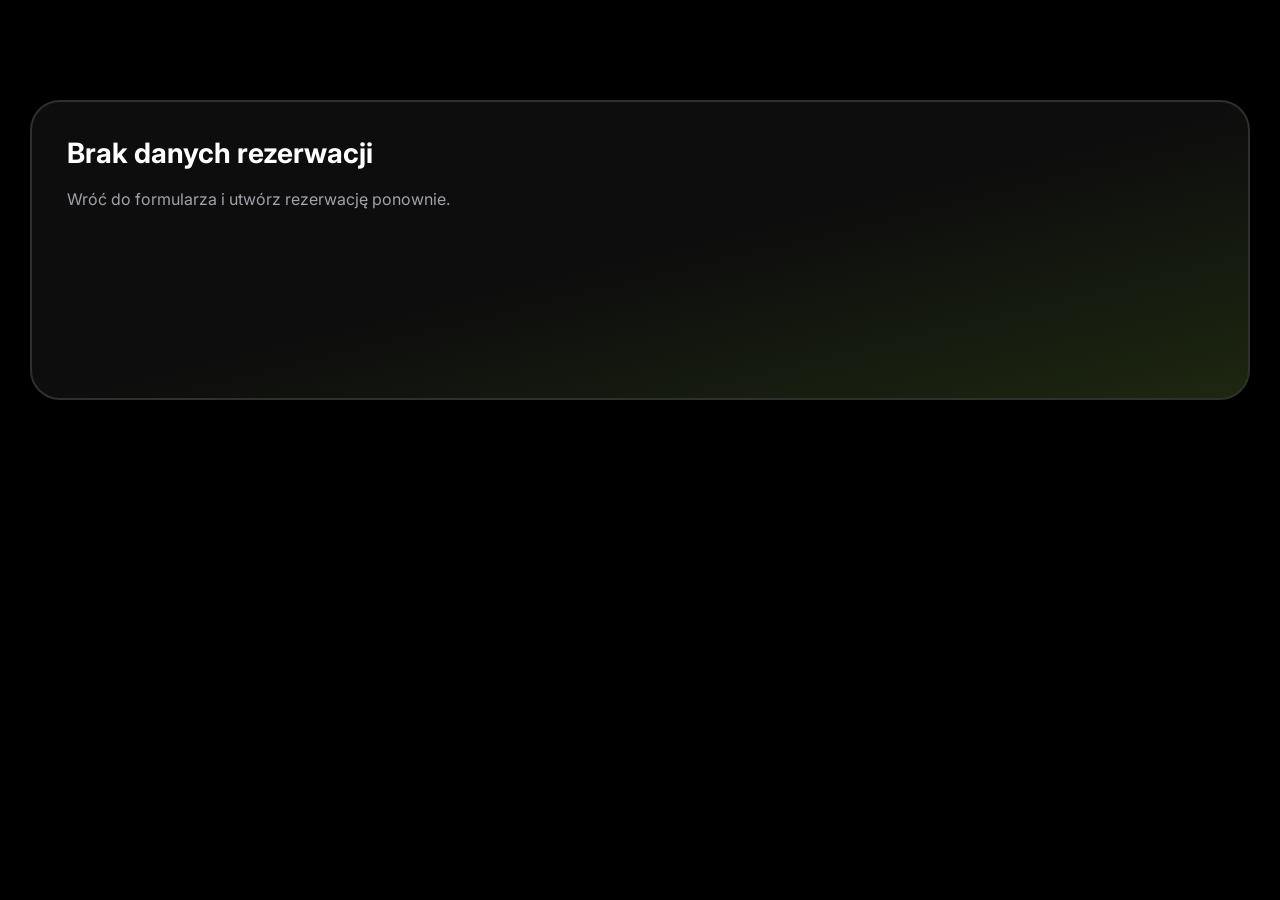
<file: pay.html>
<!DOCTYPE html>
<html lang="pl">

<head>
    <meta charset="UTF-8" />
    <meta name="viewport" content="width=device-width, initial-scale=1.0" />

    <title>Przekierowanie do płatności</title>

    <link rel="preconnect" href="https://fonts.googleapis.com">
    <link rel="preconnect" href="https://fonts.gstatic.com" crossorigin>
    <link href="https://fonts.googleapis.com/css2?family=Inter:wght@300;400;500;600;700;800;900&display=swap"
        rel="stylesheet">
    <link rel="stylesheet" href="style.css">
    <link rel="preconnect" href="https://fonts.googleapis.com">
    <link rel="preconnect" href="https://fonts.gstatic.com" crossorigin>
    <link rel="icon" type="png" href="Img/icon.png">

    <link href="https://fonts.googleapis.com/css2?family=Anton&display=swap" rel="stylesheet">


</head>

<section>
<div class="container">
    <div class="grid">
        <div class="card normal">
            <div class="card-top">
                <h3>Przekierowanie do płatności...</h3>
            </div>
        </div>
    </div>
</div>
</section>


<script>
    const SUPABASE_URL = "https://dvaeypdoxkldomgewvyf.supabase.co";
    const SUPABASE_ANON_KEY = "eyJhbGciOiJIUzI1NiIsInR5cCI6IkpXVCJ9.eyJpc3MiOiJzdXBhYmFzZSIsInJlZiI6ImR2YWV5cGRveGtsZG9tZ2V3dnlmIiwicm9sZSI6ImFub24iLCJpYXQiOjE3NzkzNzkyNzgsImV4cCI6MjA5NDk1NTI3OH0.sbquV3e3NVXly4faRTM0l3MN2DQWk5Z7xpw6ByOsSdk";

    function getBookingId() {
        const urlBookingId = new URLSearchParams(window.location.search).get("booking_id");
        if (urlBookingId) return urlBookingId;

        const booking = JSON.parse(localStorage.getItem("booking") || "null");
        return booking?.booking_id || null;
    }

    function getStoredBooking() {
        return JSON.parse(localStorage.getItem("booking") || "null");
    }

    function setError(title, message) {
        document.querySelector(".card-top h3").textContent = title;
        document.querySelector(".card.normal p")?.remove();
        const paragraph = document.createElement("p");
        paragraph.textContent = message;
        document.querySelector(".card.normal")?.appendChild(paragraph);
    }

    async function run() {
        const bookingId = getBookingId();
        const storedBooking = getStoredBooking();
        const fallbackUrl = new URL("main.html", window.location.href);
        const successUrl = new URL("success.html", window.location.href);

        if (!bookingId) {
            setError("Brak danych rezerwacji", "Wróć do formularza i utwórz rezerwację ponownie.");
            return;
        }

        successUrl.searchParams.set("booking_id", bookingId);
        fallbackUrl.searchParams.set("booking_id", bookingId);

        const booking = {
            booking_id: bookingId,
            is_paid: Boolean(storedBooking?.is_paid),
            firstName: storedBooking?.firstName || "",
            lastName: storedBooking?.lastName || "",
            phone: storedBooking?.phone || "",
            email: storedBooking?.email || "",
            carModel: storedBooking?.carModel || "",
            carSize: storedBooking?.carSize || "",
            day: storedBooking?.day || "",
            time: storedBooking?.time || "",
            totalAmount: Number(storedBooking?.totalAmount) || 0,
            totalDurationMinutes: Number(storedBooking?.totalDurationMinutes) || 0,
            items: Array.isArray(storedBooking?.items) ? storedBooking.items : [],
            success_url: successUrl.href,
            cancel_url: fallbackUrl.href
        };

        fetch("https://dvaeypdoxkldomgewvyf.supabase.co/functions/v1/super-endpoint", {
            method: "POST",
            headers: {
                apikey: SUPABASE_ANON_KEY,
                Authorization: `Bearer ${SUPABASE_ANON_KEY}`,
                "Content-Type": "application/json",
                Accept: "application/json"
            },
            body: JSON.stringify(booking)
        })
            .then(async (response) => {
                const responseText = await response.text();
                const data = responseText ? JSON.parse(responseText) : {};

                if (!response.ok) {
                    throw new Error(data?.error || `Edge Function HTTP ${response.status}: ${responseText}`);
                }

                return data;
            })
            .then((data) => {
                if (!data?.url) {
                    throw new Error("Brak adresu przekierowania do płatności");
                }

                window.location.href = data.url;
            })
            .catch((error) => {
                console.error("Nie udało się uruchomić płatności:", error);
                setError("Błąd przekierowania", "Nie udało się uruchomić płatności. Spróbuj ponownie.");
            });
    }

    run();
</script>

</html>
</file>
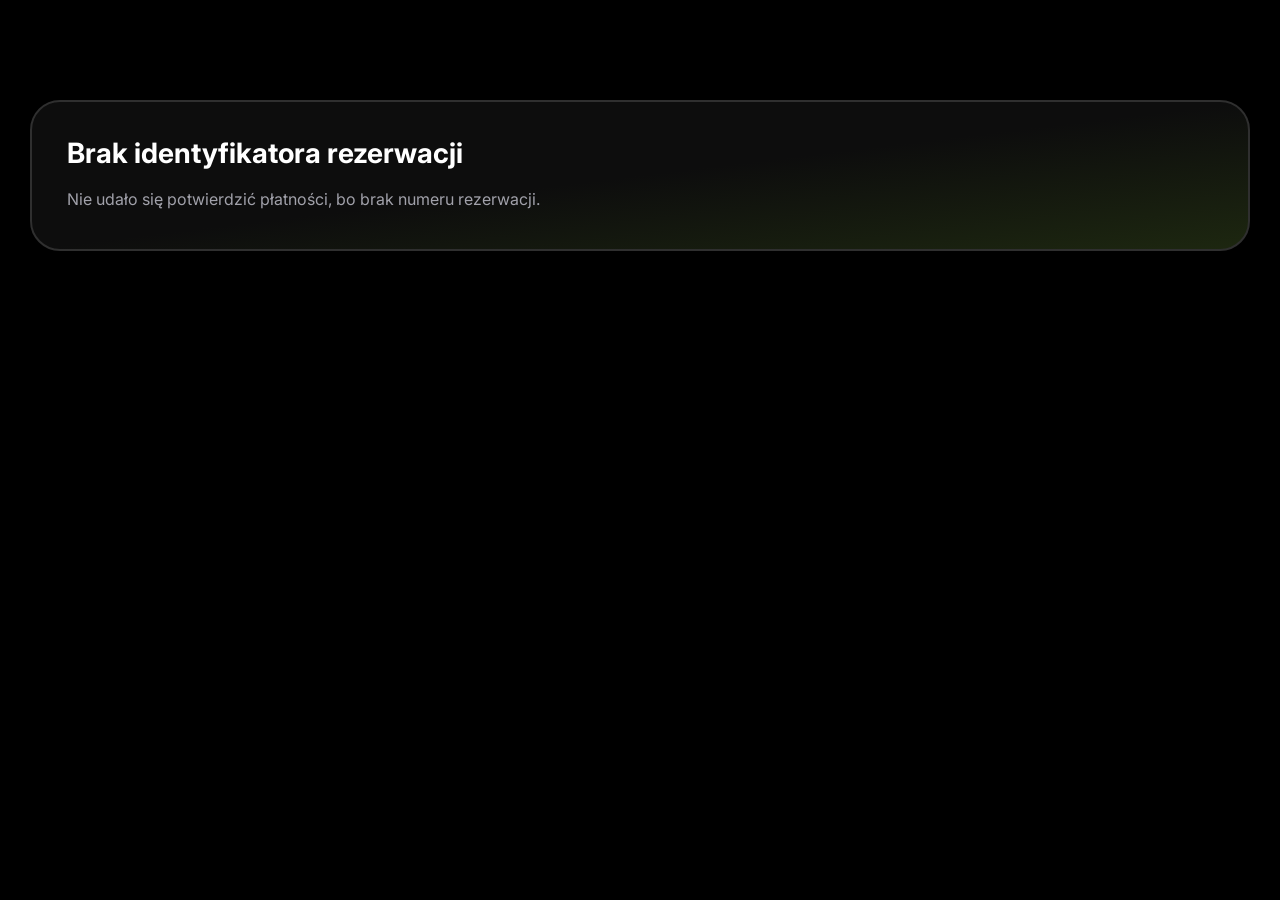
<file: success.html>
<!DOCTYPE html>
<html lang="pl">
<head>
  <meta charset="UTF-8" />
  <meta name="viewport" content="width=device-width, initial-scale=1.0" />

  <title>Brothers Detailing</title>

  <link rel="preconnect" href="https://fonts.googleapis.com">
  <link rel="preconnect" href="https://fonts.gstatic.com" crossorigin>
  <link href="https://fonts.googleapis.com/css2?family=Inter:wght@300;400;500;600;700;800;900&display=swap" rel="stylesheet">
  <link rel="stylesheet" href="style.css">
  <link rel="preconnect" href="https://fonts.googleapis.com">
  <link rel="preconnect" href="https://fonts.gstatic.com" crossorigin>
  <link rel="icon" type="png" href="Img/icon.png">
  <link href="https://fonts.googleapis.com/css2?family=Anton&display=swap" rel="stylesheet">
</head>
<body>
  <section>
    <div class="container">
      <div class="card normal">
        <div class="card-top">
          <h3 id="status-title">Potwierdzanie płatności...</h3>
        </div>
        <p id="status-message">Trwa aktualizacja statusu rezerwacji.</p>
      </div>
    </div>
  </section>

  <script>
    function getBookingId() {
      const booking = JSON.parse(localStorage.getItem("booking") || "null");
      const fromStorage = booking?.booking_id || null;
      const fromQuery = new URLSearchParams(window.location.search).get("booking_id");
      return fromQuery || fromStorage;
    }

    function run() {
      const bookingId = getBookingId();
      const titleEl = document.getElementById("status-title");
      const messageEl = document.getElementById("status-message");

      if (!bookingId) {
        titleEl.textContent = "Brak identyfikatora rezerwacji";
        messageEl.textContent = "Nie udało się potwierdzić płatności, bo brak numeru rezerwacji.";
        return;
      }

      const booking = JSON.parse(localStorage.getItem("booking") || "null");
      if (booking) {
        booking.payment_status = "pending_webhook_confirmation";
        localStorage.setItem("booking", JSON.stringify(booking));
      }

      titleEl.textContent = "Płatność przyjęta";
      messageEl.textContent = "Status rezerwacji zostanie zaktualizowany automatycznie po potwierdzeniu płatności przez Stripe.";
    }

    run();
  </script>
</body>
</html>
</file>
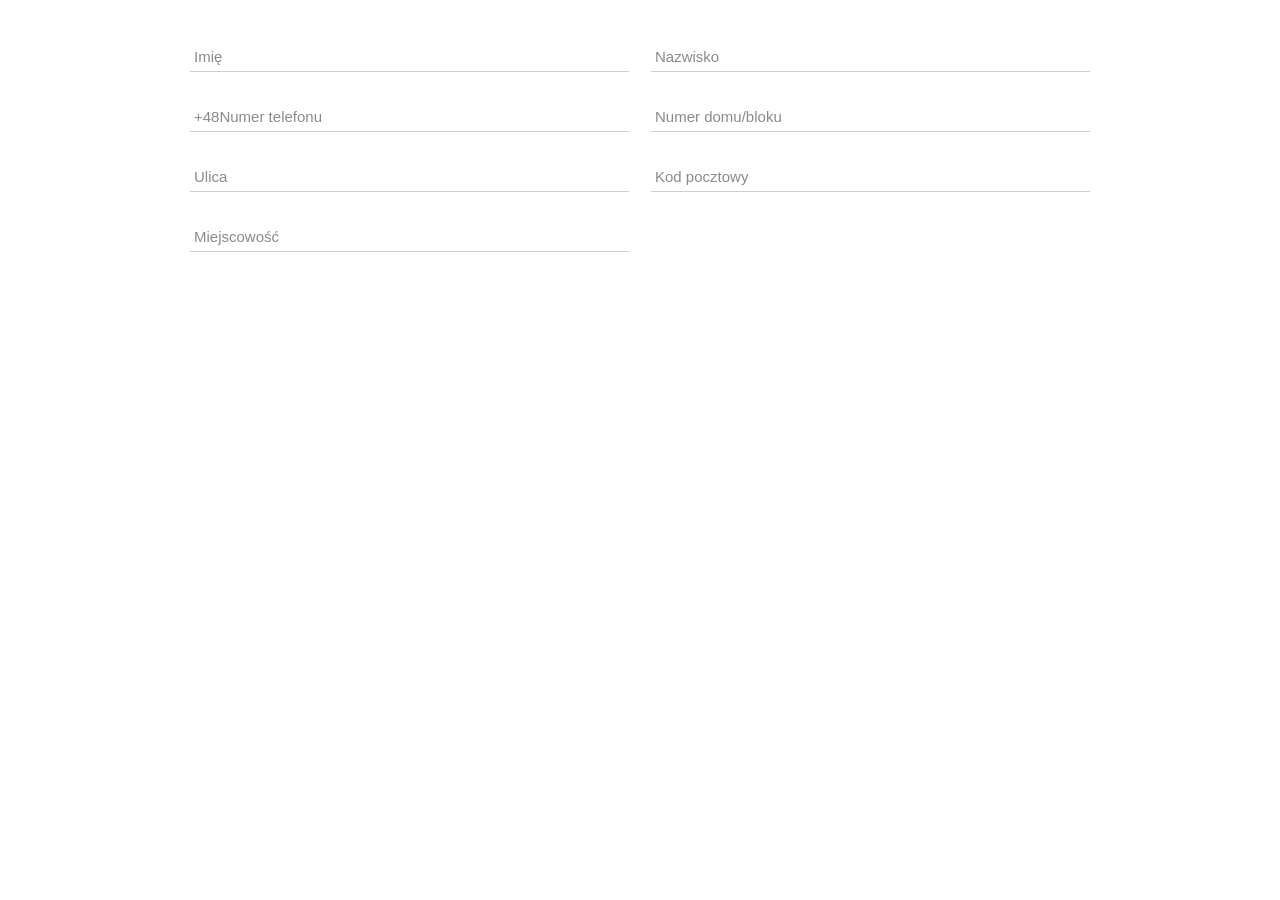
<file: test.html>
<!DOCTYPE html>
<html lang="pl">

<head>
    <meta charset="UTF-8" />
    <meta name="viewport" content="width=device-width, initial-scale=1.0" />
    <title>Formularz</title>
    <style>
        * {
            box-sizing: border-box;
        }

        body {
            margin: 0;
            padding: 40px 16px;
            font-family: Arial, sans-serif;
            background: #fff;
            color: #666;
        }

        .form-box {
            max-width: 900px;
            margin: 0 auto;
        }

        .form-grid {
            display: grid;
            grid-template-columns: 1fr 1fr;
            gap: 28px 22px;
        }

        .field {
            display: flex;
            flex-direction: column;
        }

        .field input {
            border: none;
            border-bottom: 1px solid #cfcfcf;
            padding: 8px 4px 6px;
            font-size: 15px;
            color: #444;
            background: transparent;
            outline: none;
        }

        .field input::placeholder {
            color: #8a8a8a;
        }

        .field input:focus {
            border-bottom-color: #888;
        }

        @media (max-width: 600px) {
            .form-grid {
                grid-template-columns: 1fr;
            }
        }
    </style>
</head>

<body>
    <div class="form-box">
        <form class="form-grid">
            <div class="field">
                <input type="text" placeholder="Imię" />
            </div>

            <div class="field">
                <input type="text" placeholder="Nazwisko" />
            </div>

            <div class="field">
                <input type="tel" placeholder="+48Numer telefonu" />
            </div>

            <div class="field">
                <input type="text" placeholder="Numer domu/bloku" />
            </div>

            <div class="field">
                <input type="text" placeholder="Ulica" />
            </div>

            <div class="field">
                <input type="text" placeholder="Kod pocztowy" />
            </div>

            <div class="field">
                <input type="text" placeholder="Miejscowość" />
            </div>
        </form>
    </div>
</body>

</html>
</file>
<file: style.css>
* {
    margin: 0;
    padding: 0;
    box-sizing: border-box;
}

body {
    background: #000;
    color: white;
    font-family: 'Inter', sans-serif;
    overflow-x: hidden;
}


html {
    scroll-behavior: smooth;
}

text {
    text-align: end;
}

.no-break {
    white-space: nowrap;
    word-break: keep-all;
}

:root {
    --lime: #c1ff72;
    --card: #0d0d0d;
    --border: #2f2f2f;
    --text: #a1a1aa;
    --premium: #e7af46;
    --pranie: #2aa7e0;
    --skora: #854621;
    --dressing: #a33abd;
    --full: #d32d2d ;

.container {
    width: 100%;
    max-width: 1400px;
    margin: auto;
    padding: 0 30px;
}

section {
    padding: 100px 0;
}

.hero {
    min-height: 100vh;
    display: flex;
    align-items: center;
    justify-content: center;
    text-align: center;
    letter-spacing: 5px;
    border-bottom: 1px solid var(--border);
    background-image: linear-gradient(to top,
        #000000,
        #0d0d0d,
        #32411e);
}


.hero h1 {
    font-size: 90px;
    font-weight: 900;
    letter-spacing: -4px;
    margin-bottom: 20px;
}

.hero p {
    max-width: 750px;
    margin: auto;
    color: var(--text);
    font-size: 20px;
    line-height: 1.8;
}

.hero-detailing {
    padding-top: 20px;
}

.text-muted {
    color: var(--text);
}

.kontakt {
    position: absolute;
    top: 20px;
    left: 20px;
}

.section-title {
    display: flex;
    align-items: center;
    gap: 18px;
    margin-bottom: 60px;
}

.line {
    width: 60px;
    height: 4px;
    background: var(--lime);
}
.logo-line {
    width:55%;
    height: 5px;
    background: #c1ff72;
    margin: auto;
    border-radius: 20px;
    box-shadow: 0 0 12px rgba(193, 255, 114, .5);
}

.section-title h2 {
    font-size: 48px;
    font-weight: 800;
    letter-spacing: -2px;
}

.services-collapse {
    display: block;
}

.services-collapse__summary {
    cursor: pointer;
    list-style: none;
    user-select: none;
}

.services-collapse__summary::-webkit-details-marker {
    display: none;
}

.services-collapse:not([open]) .services-collapse__summary {
    margin-bottom: 0;
}

.services-toggle-mark {
    flex: 0 0 auto;
}

.services-toggle-mark.arrow {
    width: 30px;
    height: 30px;
    border-right: 5px solid var(--lime);
    border-bottom: 5px solid var(--lime);
    transform: rotate(45deg);
    animation: none;
}

.services-toggle-mark.line {
    width: 60px;
    height: 4px;
    background: var(--lime);
}

.grid {
    display: grid;
    grid-template-columns: repeat(auto-fit, minmax(320px, 1fr));
    gap: 25px;
    align-items: start;
}

.grid-form {
    display: grid;
    grid-template-columns: repeat(auto-fit, minmax(270px, 1fr));
    gap: 25px;
}

.grid-small {
    display: grid;
    grid-template-columns: repeat(2, 1fr);
    gap: 20px;
}

@media (max-width: 850px) {
    .grid-small {
    grid-template-columns: repeat(1, 1fr);
    }

    .vehicle-size-panel {
        padding: 24px;
    }

    .vehicle-size-grid {
        grid-template-columns: 1fr !important;
        gap: 14px;
        margin-top: 18px;
    }

    .vehicle-size-panel__top {
        align-items: flex-start;
        flex-direction: column;
        gap: 12px;
    }

    .vehicle-size-panel__hint {
        text-align: left;
    }

    .vehicle-size-option {
        flex-direction: column;
        align-items: flex-start;
        width: 100%;
        min-height: auto;
        padding: 18px;
        gap: 14px;
    }

    .vehicle-size-option__icon {
        width: 60px;
        height: 60px;
        border-radius: 18px;
    }

    .vehicle-size-option__icon svg {
        width: 36px;
        height: 36px;
    }

    .vehicle-size-option__content strong {
        font-size: 17px;
    }

    .vehicle-size-option__content span {
        font-size: 14px;
        line-height: 1.55;
    }
}

@media (max-width: 520px) {
    .vehicle-size-panel {
        padding: 20px;
    }

    .vehicle-size-grid {
        gap: 12px;
    }

    .vehicle-size-grid,
    .vehicle-size-option {
        width: 100%;
    }

    .vehicle-size-option {
        padding: 16px;
        border-radius: 20px;
    }

    .vehicle-size-panel__eyebrow {
        font-size: 12px;
    }

    .vehicle-size-panel__hint,
    .vehicle-size-option__content span {
        font-size: 13px;
    }

    .vehicle-size-option__content {
        gap: 6px;
    }
}

.podpunkt {
    padding-left: 40px;
    display: flex;
    align-items: center;
    gap: 20px;
    display: flex;
    margin: 70px 0 30px;
}

.service-category-collapse {
    display: block;
}

.service-category-collapse__summary {
    cursor: pointer;
    list-style: none;
    user-select: none;
    color: var(--lime);
}

.service-category-collapse__summary::-webkit-details-marker {
    display: none;
}

.service-category-collapse:not([open]) .service-category-collapse__summary {
    margin-bottom: 0;
}

.service-category-collapse__summary:has(.podpunkt-header-pranie) {
    color: var(--pranie);
}

.service-category-collapse__summary:has(.podpunkt-header-skora) {
    color: var(--skora);
}

.service-category-collapse .services-toggle-mark.arrow {
    width: 22px;
    height: 22px;
    border-right-color: currentColor;
    border-bottom-color: currentColor;
    border-right-width: 4px;
    border-bottom-width: 4px;
}

.service-category-collapse .services-toggle-mark.line {
    width: 34px;
    height: 4px;
    background: currentColor;
}

.podpunkt-header {
    font-size: 32px;
    color: #c1ff72;
    white-space: nowrap;
}

.podpunkt-header-pranie {
    font-size: 32px;
    color: var(--pranie);
    white-space: nowrap;
}

.podpunkt-header-skora {
    font-size: 32px;
    color: var(--skora);
    white-space: nowrap;
}

.podpunkt-linia {
    width:100%;
    height:3px;
    background:rgb(53, 53, 53);
    border-radius: 20px;
}

.card {
    border: 2px solid var(--border);
    border-radius: 30px;
    padding: 35px;
    transition: 0.3s ease;
    scroll-margin-top: 25vh;
}

.vehicle-size-panel {
    margin-bottom: 34px;
}

.vehicle-size-panel__top {
    align-items: center;
    margin-bottom: 0;
}

.vehicle-size-panel__eyebrow {
    margin-bottom: 8px;
    color: var(--lime);
    font-size: 13px;
    font-weight: 800;
    letter-spacing: 0.12em;
    text-transform: uppercase;
}

.vehicle-size-panel__hint {
    color: var(--text);
    font-size: 14px;
    font-weight: 600;
    text-align: right;
}

.vehicle-size-grid {
    display: grid;
    grid-template-columns: repeat(3, minmax(0, 1fr));
    gap: 18px;
    margin-top: 24px;
}

.vehicle-size-option {
    --vehicle-accent: var(--lime);
    position: relative;
    display: flex;
    align-items: flex-start;
    gap: 16px;
    min-height: 156px;
    padding: 20px;
    border: 1px solid var(--border);
    border-radius: 24px;
    background: rgba(255, 255, 255, 0.02);
    cursor: pointer;
    transition: transform 0.25s ease, border-color 0.25s ease, box-shadow 0.25s ease, background 0.25s ease;
}

.vehicle-size-option--small {
    --vehicle-accent: var(--lime);
}

.vehicle-size-option--medium {
    --vehicle-accent: var(--premium);
}

.vehicle-size-option--large {
    --vehicle-accent: var(--full);
}

.vehicle-size-option:hover {
    transform: translateY(-4px);
    border-color: color-mix(in srgb, var(--vehicle-accent) 55%, var(--border));
    background: linear-gradient(180deg, rgba(255, 255, 255, 0.04), rgba(255, 255, 255, 0.01));
    box-shadow: 0 18px 45px rgba(0, 0, 0, 0.24);
}

.vehicle-size-option.is-selected {
    border-color: var(--vehicle-accent);
    box-shadow: 0 0 0 1px color-mix(in srgb, var(--vehicle-accent) 40%, transparent), 0 0 28px color-mix(in srgb, var(--vehicle-accent) 20%, transparent);
    background: linear-gradient(180deg, color-mix(in srgb, var(--vehicle-accent) 16%, transparent), rgba(255, 255, 255, 0.01));
    transform: translateY(-2px);
}

.vehicle-size-option input {
    position: absolute;
    inset: 0;
    opacity: 0;
    pointer-events: none;
}

.vehicle-size-option__icon {
    display: inline-flex;
    align-items: center;
    justify-content: center;
    flex: 0 0 auto;
    width: 72px;
    height: 72px;
    border-radius: 22px;
    border: 1px solid color-mix(in srgb, var(--vehicle-accent) 28%, var(--border));
    background: radial-gradient(circle at top, color-mix(in srgb, var(--vehicle-accent) 18%, transparent), rgba(255, 255, 255, 0.02));
    color: var(--vehicle-accent);
    box-shadow: inset 0 1px 0 rgba(255, 255, 255, 0.04);
}

.vehicle-size-option__icon svg {
    width: 42px;
    height: 42px;
}

.vehicle-size-option__content {
    display: flex;
    flex-direction: column;
    gap: 8px;
    min-width: 0;
}

.vehicle-size-option__content strong {
    color: white;
    font-size: 18px;
    font-weight: 800;
    letter-spacing: -0.02em;
}

.vehicle-size-option__content span {
    color: var(--text);
    line-height: 1.65;
    font-size: 15px;
}

.grid .card {
    position: relative;
    padding-bottom: 35px;
    overflow: visible;
    display: flex;
    flex-direction: column;
    height: auto;
    align-self: start;
    min-height: 300px;
}
.select:has(input:checked) {
  transform: scale(1.02);
}

.small {
    border: 2px solid var(--border);
    border-radius: 30px;
    padding: 30px;
    transition: 0.3s ease;
    scroll-margin-top: 25vh;
}

.big {
    column-span: 2;
}

.giga {
    grid-column: span 2;
    grid-row: span 2;
}

@media (max-width: 740px) {
    .giga {
        grid-column: span 1;
        grid-row: span 1;
    }
}

.normal {
    background-image: linear-gradient(to bottom right,
        #0d0d0d,
        #0d0d0d,
        #1d2710);
}

.normal.highlight {
    border-color: var(--lime);
    box-shadow: 0 0 50px #c1ff7259;
    transform: scale(1.1);
}

.normal:hover {
    border-color: var(--lime);
    transform: translateY(-5px);
    box-shadow: 0 0 30px rgba(193, 255, 114, 0.08);
    background-image: linear-gradient(to bottom right,
        #0d0d0d,
        #0d0d0d,
        #32411e);
}

.selectn:has(input:checked) {
    border: 2px solid var(--lime);
    box-shadow: 0 0 25px #c1ff7259;
    transform: scale(1.02);
}

.full {
    background-image: linear-gradient(to bottom right,
        #0d0d0d,
        #0d0d0d,
        #4b1010);
}

.full.highlight {
    border-color: var(--full);
    box-shadow: 0 0 50px #af1c1c;
    transform: scale(1.1);
}

.full:hover {
    border-color: var(--full);
    transform: translateY(-5px);
    box-shadow: 0 0 30px #85151514;
    background-image: linear-gradient(to bottom right,
        #0d0d0d,
        #0d0d0d,
        #641313);
}

.selectf:has(input:checked) {
    border: 2px solid var(--full);
    box-shadow: 0 0 25px #af1c1c;
    transform: scale(1.02);
}

.dressing {
    background-image: linear-gradient(to bottom right,
        #0d0d0d,
        #0d0d0d,
        #562064);
}

.dressing.highlight {
    border-color: var(--lime);
    box-shadow: 0 0 50px #562064;
    transform: scale(1.1);
}

.dressing:hover {
    border-color: var(--dressing);
    transform: translateY(-5px);
    box-shadow: 0 0 30px #562064;
    background-image: linear-gradient(to bottom right,
        #0d0d0d,
        #0d0d0d,
        #642574);
}

.pranie {
    background-image: linear-gradient(to bottom right,
        #0d0d0d,
        #0d0d0d,
        #204b64);
}

.pranie.highlight {
    border-color: var(--pranie);
    box-shadow: 0 0 50px #204b64;
    transform: scale(1.1);
}

.pranie:hover {
    border-color: var(--pranie);
    transform: translateY(-5px);
    box-shadow: 0 0 30px rgba(193, 255, 114, 0.08);
    background-image: linear-gradient(to bottom right,
        #0d0d0d,
        #0d0d0d,
        #265e7e);
}

.selectp:has(input:checked) {
    border: 2px solid var(--pranie);
    box-shadow: 0 0 25px #204b64;
    transform: scale(1.02);
}

.skora {
    background-image: linear-gradient(to bottom right,
        #0d0d0d,
        #0d0d0d,
        #47240f);
}

.skora.highlight {
    border-color: var(--skora);
    box-shadow: 0 0 50px #532b13;
    transform: scale(1.1);
}

.skora:hover {
    border-color: var(--skora);
    transform: translateY(-5px);
    box-shadow: 0 0 30px rgba(193, 255, 114, 0.08);
    background-image: linear-gradient(to bottom right,
        #0d0d0d,
        #0d0d0d,
        #532b13);
}

.premium {
    background-image: linear-gradient(to bottom right,
        #0d0d0d,
        #0d0d0d,
        #3a3914);
}

.premium.highlight {
    border-color: var(--premium);
    box-shadow: 0 0 50px #6d673059;
    transform: scale(1.1);
}

.premium:hover {
    border-color: var(--premium);
    transform: translateY(-5px);
    box-shadow: 0 0 30px #6d673059;
    background-image: linear-gradient(to bottom right,
        #0d0d0d,
        #0d0d0d,
        #4e4d1d);
}

.selectpr:has(input:checked) {
  border: 2px solid var(--premium);
  box-shadow: 0 0 25px #c1ff7259;
  transform: scale(1.02);
}

.card.selected {
    transform: translateY(-5px) scale(1.02);
}

.card .add-to-cart {
    position: static;
    z-index: 2;
    display: inline-flex;
    align-items: center;
    justify-content: center;
    width: auto;
    min-width: 0;
    width: fit-content;
    padding: 9px 14px;
    border-radius: 14px;
    border: 1px solid var(--add-to-cart-accent, var(--border)) !important;
    background-color: transparent !important;
    background-image: none !important;
    color: var(--add-to-cart-accent, var(--text)) !important;
    font-family: inherit;
    font-size: 12px;
    font-weight: 800;
    letter-spacing: 0.015em;
    text-transform: uppercase;
    box-shadow: none !important;
    opacity: 0.9;
    transition: opacity 0.2s ease, color 0.2s ease, border-color 0.2s ease;
    appearance: none;
    align-self: flex-start;
    margin-top: auto;
}

.card .add-to-cart__label {
    display: inline-block;
    white-space: nowrap;
}

.card .add-to-cart--normal,
.card-collapse-toggle--normal {
    --add-to-cart-accent: var(--lime);
}

.card .add-to-cart--premium,
.card-collapse-toggle--premium {
    --add-to-cart-accent: var(--premium);
}

.card .add-to-cart--pranie,
.card-collapse-toggle--pranie {
    --add-to-cart-accent: var(--pranie);
}

.card .add-to-cart--skora,
.card-collapse-toggle--skora {
    --add-to-cart-accent: var(--skora);
}

.card .add-to-cart--full,
.card-collapse-toggle--full {
    --add-to-cart-accent: var(--full);
}

.card .add-to-cart--dressing,
.card-collapse-toggle--dressing {
    --add-to-cart-accent: var(--dressing);
}

.card .add-to-cart:hover {
    transform: none !important;
    opacity: 1;
    background-color: color-mix(in srgb, var(--add-to-cart-accent, var(--lime)) 10%, transparent) !important;
}

.card .add-to-cart.is-selected.add-to-cart--normal {
    color: var(--lime) !important;
    border-color: var(--lime) !important;
    background-color: rgba(193, 255, 114, 0.10) !important;
}

.card .add-to-cart.is-selected.add-to-cart--premium {
    color: var(--premium) !important;
    border-color: var(--premium) !important;
    background-color: rgba(231, 175, 70, 0.10) !important;
}

.card .add-to-cart.is-selected.add-to-cart--pranie {
    color: var(--pranie) !important;
    border-color: var(--pranie) !important;
    background-color: rgba(42, 167, 224, 0.10) !important;
}

.card .add-to-cart.is-selected.add-to-cart--skora {
    color: var(--skora) !important;
    border-color: var(--skora) !important;
    background-color: rgba(133, 70, 33, 0.10) !important;
}

.card .add-to-cart.is-selected.add-to-cart--full {
    color: var(--full) !important;
    border-color: var(--full) !important;
    background-color: rgba(211, 45, 45, 0.10) !important;
}

.card .add-to-cart.is-selected.add-to-cart--dressing {
    color: var(--dressing) !important;
    border-color: var(--dressing) !important;
    background-color: rgba(163, 58, 189, 0.10) !important;
}

.card.normal.selected,
.card.selectn.selected {
    border-color: var(--lime);
    box-shadow: 0 0 25px #c1ff7259;
    background-image: linear-gradient(to bottom right,
        #0d0d0d,
        #0d0d0d,
        #32411e);
}

.card.premium.selected,
.card.selectpr.selected {
    border-color: var(--premium);
    box-shadow: 0 0 25px #6d673059;
    background-image: linear-gradient(to bottom right,
        #0d0d0d,
        #0d0d0d,
        #4e4d1d);
}

.card.pranie.selected,
.card.selectp.selected {
    border-color: var(--pranie);
    box-shadow: 0 0 25px #204b64;
    background-image: linear-gradient(to bottom right,
        #0d0d0d,
        #0d0d0d,
        #265e7e);
}

.card.skora.selected {
    border-color: var(--skora);
    box-shadow: 0 0 25px #532b13;
    background-image: linear-gradient(to bottom right,
        #0d0d0d,
        #0d0d0d,
        #532b13);
}

.card.full.selected,
.card.selectf.selected {
    border-color: var(--full);
    box-shadow: 0 0 25px #af1c1c;
    background-image: linear-gradient(to bottom right,
        #0d0d0d,
        #0d0d0d,
        #641313);
}

.card.dressing.selected {
    border-color: var(--dressing);
    box-shadow: 0 0 25px #562064;
    background-image: linear-gradient(to bottom right,
        #0d0d0d,
        #0d0d0d,
        #642574);
}

.card-top {
    display: flex;
    justify-content: space-between;
    align-items: flex-start;
    gap: 20px;
    margin-bottom: 0;
}

.card-top--compact {
    align-items: center;
    margin-top: 12px;
    min-height: 40px;
}

.card h3 {
    font-size: 28px;
    font-weight: 700;
    line-height: 1.15;
    min-height: 48px;
}

.price-normal {
    color: var(--lime);
    font-size: 22px;
    font-weight: 800;
    white-space: nowrap;
}

.price-dressing {
    color: var(--dressing);
    font-size: 22px;
    font-weight: 800;
    white-space: nowrap;
}

.price-full {
    color: var(--full);
    font-size: 22px;
    font-weight: 800;
    white-space: nowrap;
}

.price-skora {
    color: var(--skora);
    font-size: 22px;
    font-weight: 800;
    white-space: nowrap;
}

.price-pranie {
    color: var(--pranie);
    font-size: 22px;
    font-weight: 800;
    white-space: nowrap;
}

.price-premium {
    color: var(--premium);
    font-size: 22px;
    font-weight: 800;
    white-space: nowrap;
}

.service-duration {
    margin-top: 18px;
    margin-bottom: 18px;
    color: rgba(255, 255, 255, 0.72);
    font-size: 14px;
    font-weight: 600;
    letter-spacing: 0.02em;
}

.sidebar .service-duration.service-duration--compact {
    margin: 8px 0 0;
}

.package-duration {
    margin-top: 18px;
    margin-bottom: 18px;
    color: rgba(255, 255, 255, 0.72);
    font-size: 14px;
    font-weight: 600;
    letter-spacing: 0.02em;
}

.premium-text {
    color: var(--premium)
}

.dressing-text {
    color: var(--dressing)
}

.card p {
    color: var(--text);
    line-height: 1.8;
    font-size: 16px;
}

.package-list {
    margin-top: 24px;
    list-style: none;
    display: flex;
    flex-direction: column;
    gap: 15px;
}

.card-top--compact .service-duration,
.card-top--compact .package-duration {
    margin: 0;
}

.card-collapse {
    margin-top: 16px;
    margin-bottom: 22px;
}

.card-collapse p {
    margin-bottom: 0;
}

.card-collapse .package-list {
    margin-bottom: 0;
}

.card-collapse-toggle {
    width: auto !important;
    min-width: 0 !important;
    padding: 8px 12px !important;
    border-radius: 999px !important;
    border: 1px solid var(--add-to-cart-accent, rgba(255, 255, 255, 0.12)) !important;
    background: transparent !important;
    color: var(--add-to-cart-accent, var(--text)) !important;
    font-family: inherit !important;
    font-size: 12px !important;
    font-weight: 800 !important;
    letter-spacing: 0.08em;
    text-transform: uppercase;
}

.card-collapse-toggle:hover {
    border-color: var(--add-to-cart-accent, var(--lime)) !important;
    color: var(--add-to-cart-accent, var(--lime)) !important;
    background: transparent !important;
}

.package-list li {
    display: flex;
    align-items: center;
    gap: 12px;
    color: #d4d4d8;
    transition: 0.3s ease;
}

.package-list li:hover {
    transform:translatex(10px);
}

.dot {
    width: 8px;
    height: 8px;
    background: var(--lime);
    border-radius: 50%;
    flex-shrink: 0;
}

.dot-dressing {
    width: 8px;
    height: 8px;
    background: var(--dressing);
    border-radius: 50%;
    flex-shrink: 0;
}

.dot-full {
    width: 8px;
    height: 8px;
    background: var(--full);
    border-radius: 50%;
    flex-shrink: 0;
}

.dot-pranie {
    width: 8px;
    height: 8px;
    background: var(--pranie);
    border-radius: 50%;
    flex-shrink: 0;
}

.dot-skora {
    width: 8px;
    height: 8px;
    background: var(--skora);
    border-radius: 50%;
    flex-shrink: 0;
}

.dot-premium {
    width: 8px;
    height: 8px;
    background: var(--premium);
    border-radius: 50%;
    flex-shrink: 0;
}

.contract {
    background: var(--card);
    border: 1px solid var(--border);
    border-radius: 30px;
    padding: 45px;
}

.contract-content {
    display: flex;
    flex-direction: column;
    gap: 25px;
    color: var(--text);
    line-height: 1.8;
}

footer {
    border-top: 1px solid var(--border);
    padding: 70px 0 40px;
    margin-top: auto;
}

.footer-grid {
    display: grid;
    grid-template-columns: repeat(auto-fit, minmax(250px, 1fr));
    gap: 50px;
}

footer h3 {
    color: var(--lime);
    margin-bottom: 20px;
    font-size: 24px;
}

footer p,
footer a {
    color: var(--text);
    text-decoration: none;
    line-height: 1.9;
    transition: 0.3s ease;
}

footer a:hover {
    color: var(--lime);
}

.copyright {
    margin-top: 60px;
    padding-top: 30px;
    border-top: 1px solid var(--border);
    text-align: center;
    color: #52525b;
    font-size: 14px;
}

@media (max-width: 768px) {
    .hero h1 {
        font-size: 58px;
    }

    .hero p {
        font-size: 18px;
    }

    .section-title h2 {
        font-size: 38px;
    }

    .sidebar-floating {
        display: none !important;
    }

    .grid {
        grid-template-columns: 1fr;
    }

    .grid .card {
        min-height: 0;
        padding: 22px;
    }

    .card-top {
        flex-direction: row;
        align-items: flex-start;
        gap: 12px;
    }

    .card h3 {
        min-height: 0;
        font-size: 22px;
    }

    .price-normal,
    .price-dressing,
    .price-full,
    .price-skora,
    .price-pranie,
    .price-premium {
        font-size: 18px;
        margin-left: auto;
        white-space: nowrap;
        text-align: right;
    }

    .card-top--compact {
        min-height: 0;
        margin-top: 10px;
    }

    .service-duration,
    .package-duration {
        margin-top: 12px;
        margin-bottom: 12px;
        font-size: 13px;
    }

    .card p {
        font-size: 15px;
        line-height: 1.7;
    }

    .card-collapse {
        margin-bottom: 16px;
    }

    .card .add-to-cart {
        margin-top: 16px;
        width: 100%;
        justify-content: center;
    }

    .card-collapse-toggle {
        padding: 7px 10px !important;
        font-size: 11px !important;
    }

    .size-switcher {
        display: none;
    }
}

.note {
    color: var(--text);
    margin-bottom: 60px;
    max-width: 900px;
    line-height: 1.7;
}

.note-reset {
    list-style: none;
    padding-left: 0;
}

a {
    text-decoration: none;
    color: inherit;
}
}

.sidebar {
    padding: 10px 0;
    opacity: 0;
    transform: translateY(-16px);
    transition: opacity 0.24s ease, transform 0.24s ease;
    position: sticky;
    height: fit-content;
    z-index: 999;
    will-change: transform, opacity;
}

.sidebar.show {
    top: 40px;
    position: sticky;
    opacity: 1;
    transform: translateY(0);
    pointer-events: auto;
}

.sidebar:not(.show) {
    pointer-events: none;
}

.sidebar-floating {
    position: fixed;
    top: 24px;
    right: 24px;
    width: min(280px, calc(100vw - 24px));
    max-height: calc(100vh - 48px);
    overflow: auto;
    padding: 0;
    transform: translate3d(16px, 0, 0);
    transition: opacity 0.18s ease;
    will-change: opacity;
}

.sidebar-floating.show {
    position: fixed;
    transform: none;
}

.sidebar-floating.is-hidden {
    opacity: 0;
    transform: none;
    pointer-events: none;
}

.sidebar-floating .card {
    padding: 22px;
    border-radius: 24px;
    border: 2px solid var(--border);
    transition: border-color 0.2s ease;
}

.sidebar-floating .card:hover {
    border-color: var(--lime);
    box-shadow: none;
}

.sidebar-floating .card.normal:hover,
.sidebar-floating .card.full:hover,
.sidebar-floating .card.dressing:hover,
.sidebar-floating .card.pranie:hover,
.sidebar-floating .card.skora:hover,
.sidebar-floating .card.premium:hover {
    transform: none !important;
}

.sidebar .card {
    display: flex;
    flex-direction: column;
    gap: 14px;
    padding: 28px;
    border-radius: 28px;
    background: linear-gradient(180deg, rgba(13, 13, 13, 0.96) 0%, rgba(13, 13, 13, 0.88) 100%);
    box-shadow: 0 12px 28px rgba(0, 0, 0, 0.24), inset 0 1px 0 rgba(255, 255, 255, 0.03);
}

.sidebar-title {
    margin: 0 0 2px;
    font-size: 20px;
    font-weight: 800;
    letter-spacing: 0.02em;
    color: #fff;
}

.sidebar #list,
.sidebar #list-form {
    display: flex;
    flex-direction: column;
    gap: 10px;
    min-height: 24px;
}

.sidebar #list-form .item {
    margin-bottom: 4px;
}

.card.normal > #sidebar #list {
    display: flex;
    flex-direction: column;
    gap: 12px;
    min-height: 24px;
}

.card.normal > #sidebar #list .item {
    margin-bottom: 4px;
}

.total {
    margin-top: 4px;
    padding-top: 16px;
    border-top: 1px solid rgba(255, 255, 255, 0.08);
    display: flex;
    flex-direction: column;
    gap: 8px;
}

.total .price-normal,
.total .price-premium,
.total .price-pranie,
.total .price-skora,
.total .price-full {
    font-size: 24px;
}

.item {
    display: flex;
    justify-content: space-between;
    align-items: center;
    gap: 12px;
    padding: 12px 14px;
    border: 1px solid rgba(255, 255, 255, 0.08);
    border-radius: 16px;
    background: rgba(255, 255, 255, 0.03);
    color: var(--text);
    box-shadow: inset 0 1px 0 rgba(255, 255, 255, 0.03);
    contain: content;
    transition: border-color 0.2s ease, background-color 0.2s ease, transform 0.2s ease;
}

.item:hover {
    border-color: var(--lime);
    background: rgba(255, 255, 255, 0.05);
}

.item-main {
    display: flex;
    flex-direction: column;
    gap: 4px;
    flex: 1;
    min-width: 0;
}

.item-main span:first-child {
    flex: 1;
    line-height: 1.4;
    font-weight: 600;
}

.item-main span:last-child {
    white-space: nowrap;
    color: var(--lime);
    font-weight: 800;
}

.item-remove {
    width: auto !important;
    min-width: 0 !important;
    height: auto !important;
    padding: 0 !important;
    margin: 0 !important;
    background: transparent !important;
    color: transparent !important;
    border: none !important;
    font-family: inherit !important;
    font-size: 12px !important;
    line-height: 1 !important;
    font-weight: 800 !important;
    letter-spacing: 0.02em;
    text-transform: uppercase;
    display: inline-flex;
    align-items: center;
    justify-content: center;
    flex: 0 0 auto;
    opacity: 0;
    pointer-events: none;
    transform: translateX(4px);
    transition: opacity 0.15s ease, color 0.15s ease, transform 0.15s ease;
}

.item:hover .item-remove {
    opacity: 1;
    color: var(--full) !important;
    pointer-events: auto;
    transform: translateX(0);
}

.item-remove:hover {
    color: var(--full) !important;
    transform: translateX(0);
    text-decoration: underline;
    text-decoration-thickness: 2px;
    text-underline-offset: 3px;
}

.sidebar .card button.item-remove,
.sidebar .card button.item-remove:not(.clear-btn) {
    width: auto !important;
    min-width: 0 !important;
    padding: 0 !important;
    margin-left: auto !important;
    background: transparent !important;
    color: transparent !important;
    border: none !important;
    box-shadow: none !important;
    text-transform: uppercase;
}

.sidebar .card .item:hover .item-remove {
    color: var(--full) !important;
    opacity: 1 !important;
}

.sidebar .card .item .item-remove:hover {
    text-shadow: 0 0 10px rgba(211, 45, 45, 0.18);
    letter-spacing: 0.04em;
}

.sidebar .service-duration {
    margin: 0;
    color: rgba(255, 255, 255, 0.78);
    font-size: 13px;
    font-weight: 600;
}

.sidebar .card button {
    width: 100%;
    padding: 12px 16px;
    border-radius: 16px;
    font-family: inherit;
    font-weight: 700;
}

.sidebar .card button:not(.clear-btn) {
    background: linear-gradient(135deg, var(--lime), #a8db00);
    color: #000;
    border: none;
}

.sidebar .card button:not(.clear-btn):hover {
    color: #000;
    box-shadow: 0 0 20px rgba(193, 255, 114, 0.35);
}

.sidebar .clear-btn {
    background: rgba(255, 255, 255, 0.04);
    color: var(--text);
    border: 1px solid rgba(255, 255, 255, 0.1);
}

.sidebar .clear-btn:hover {
    color: #fff;
    border-color: var(--lime);
}

@media (max-width: 900px) {
    .sidebar-floating {
        display: none !important;
    }
}

.arrow {
    width: 40px;
    height: 40px;

    border-right: 5px solid var(--lime);
    border-bottom: 5px solid var(--lime);
    
    transform: rotate(45deg);

    animation: bounce 1.5s infinite;
}

@keyframes bounce {

    0%,
    100% {
        transform: rotate(45deg) translate(0, 0);
    }

    50% {
        transform: rotate(45deg) translate(10px, 10px);
    }
}

.zamowienie {
    display: flex;
    flex-direction: column;
    gap: 20px;
}

.form-group {
    display: flex;
    flex-direction: column;
    gap: 6px;
}

.form-group label {
    font-size: 13px;
    font-weight: 500;
    color: var(--lime);
    text-transform: uppercase;
    letter-spacing: 0.5px;
}

input {
    border: none;
    border-bottom: 2px solid var(--border);
    padding: 10px 4px 8px;
    font-size: 15px;
    color: var(--lime);
    background: transparent;
    outline: none;
    transition: 0.3s ease;
}

input::placeholder {
    color: #8a8a8a;
}

input:hover {
    border-bottom-color: rgba(193, 255, 114, 0.6);
}

input:focus {
    border-bottom-color: var(--lime);
    box-shadow: 0 2px 8px rgba(193, 255, 114, 0.1);
}

input:focus {
    border-bottom-color: var(--lime);
}
button, select {
    padding: 10px;
    color: var(--text);
    background-image: linear-gradient(to bottom right,
        #0d0d0d,
        #0d0d0d,
        #1d2710);
    background-color: var(--card);
    border: 2px solid var(--border);
    border-radius: 30px;
    transition: 0.3s ease;
    scroll-margin-top: 25vh;
}
button:hover, select:hover {
    scale: 1.02;
    color: var(--lime);
    border-color: var(--lime);
}

form {
    scroll-margin-top: 50vh;
}

.error {
    color: #ff3b3b;
}
.zapoznanie {
    display: flex;
    align-items: center;
    gap: 12px;
    padding: 15px 18px;
    color: var(--text);
    background-image: linear-gradient(to bottom right,
        #0d0d0d,
        #0d0d0d,
        #1d2710);
    background-color: var(--card);
    border: 2px solid var(--border);
    border-radius: 30px;
    transition: 0.3s ease;
    cursor: pointer;
    user-select: none;
}

.zapoznanie:hover {
    border-color: var(--lime);
}

.zapoznanie input[type="checkbox"] {
    min-width: 20px;
    width: 20px;
    height: 20px;
    cursor: pointer;
    accent-color: var(--lime);
}

.zapoznanie span {
    font-size: 14px;
    line-height: 1.4;
}

.zapoznanie a {
    color: var(--lime);
    text-decoration: none;
    transition: 0.2s ease;
}

.zapoznanie a:hover {
    text-decoration: underline;
}

.submit-container {
    display: flex;
    justify-content: flex-start;
    margin-top: 15px;
}

.btn-rezerwuj {
    padding: 12px 40px !important;
    font-size: 16px !important;
    font-weight: 600;
    letter-spacing: 0.5px;
    background-image: linear-gradient(135deg, var(--lime), #a8db00) !important;
    color: #000 !important;
    border: none !important;
    transition: 0.3s ease;
}

.btn-rezerwuj:hover {
    scale: 1.05 !important;
    box-shadow: 0 0 20px rgba(193, 255, 114, 0.5);
    color: #000 !important;
}

.day-picker {
    display: flex;
    flex-direction: column;
    gap: 12px;
    padding: 14px;
    border: 2px solid var(--border);
    border-radius: 24px;
    background-image: linear-gradient(to bottom right,
        #0d0d0d,
        #0d0d0d,
        #1d2710);
}

.day-picker__header {
    display: grid;
    grid-template-columns: 42px 1fr 42px;
    align-items: center;
    gap: 10px;
}

.day-picker__month {
    text-align: center;
    font-weight: 700;
    color: var(--lime);
    text-transform: capitalize;
}

.day-picker__header button,
.day-picker__day {
    min-height: 42px;
    padding: 0;
    border-radius: 14px;
}

.day-picker__header button {
    font-size: 22px;
    line-height: 1;
}

.day-picker__weekdays,
.day-picker__grid {
    display: grid;
    grid-template-columns: repeat(7, minmax(0, 1fr));
    gap: 8px;
}

.day-picker__weekdays span {
    text-align: center;
    font-size: 12px;
    color: var(--text);
    letter-spacing: 0.06em;
    text-transform: uppercase;
}

.day-picker__cell,
.day-picker__day {
    display: flex;
    align-items: center;
    justify-content: center;
}

.day-picker__cell--empty {
    min-height: 42px;
}

.day-picker__day {
    color: var(--text);
    border: 1px solid var(--border);
    background: rgba(255, 255, 255, 0.02);
    font-weight: 600;
}

.day-picker__day:hover:not(:disabled) {
    transform: translateY(-2px);
    border-color: var(--lime);
    color: var(--lime);
}

.day-picker__day.is-disabled,
.day-picker__day:disabled {
    opacity: 0.22;
    cursor: not-allowed;
    transform: none;
    color: #6d6d6d;
}

.day-picker__day.is-selected {
    background: rgba(193, 255, 114, 0.15);
    border-color: var(--lime);
    color: var(--lime);
    box-shadow: 0 0 18px rgba(193, 255, 114, 0.18);
}

.day-picker__selected {
    color: var(--text);
    font-size: 14px;
}

.time-picker {
    display: flex;
    flex-direction: column;
    gap: 12px;
    padding: 14px;
    border: 2px solid var(--border);
    border-radius: 24px;
    background-image: linear-gradient(to bottom right,
        #0d0d0d,
        #0d0d0d,
        #101a22);
}

.time-picker__title {
    color: var(--text);
    font-size: 14px;
}

.time-picker__list {
    display: grid;
    grid-template-columns: repeat(auto-fit, minmax(120px, 1fr));
    gap: 8px;
}

.time-picker__slot {
    min-height: 42px;
    border-radius: 14px;
    border: 1px solid var(--border);
    background: rgba(255, 255, 255, 0.02);
    color: var(--text);
    font-weight: 600;
}

.time-picker__slot:hover:not(:disabled) {
    transform: translateY(-2px);
    border-color: var(--lime);
    color: var(--lime);
}

.time-picker__slot.is-selected {
    background: rgba(193, 255, 114, 0.15);
    border-color: var(--lime);
    color: var(--lime);
    box-shadow: 0 0 18px rgba(193, 255, 114, 0.18);
}

.time-picker__empty {
    grid-column: 1 / -1;
    padding: 12px;
    text-align: center;
    color: var(--text);
}

.day-picker__empty {
    grid-column: 1 / -1;
    padding: 18px 12px;
    text-align: center;
    color: var(--text);
}
.form-page {
    margin: 0;
    padding: 40px 16px;
    font-family: Arial, sans-serif;
    background: #fff;
    color: #666;
}

.form-page .form-box {
    max-width: 900px;
    margin: 0 auto;
}

.form-page .form-grid {
    display: grid;
    grid-template-columns: 1fr 1fr;
    gap: 28px 22px;
}

.form-page .field {
    display: flex;
    flex-direction: column;
}

.form-page .field input {
    border: none;
    border-bottom: 1px solid #cfcfcf;
    padding: 8px 4px 6px;
    font-size: 15px;
    color: #444;
    background: transparent;
    outline: none;
}

.form-page .field input::placeholder {
    color: #8a8a8a;
}

.form-page .field input:focus {
    border-bottom-color: #888;
}

@media (max-width: 600px) {
    .form-page .form-grid {
        grid-template-columns: 1fr;
    }
}
</file>
